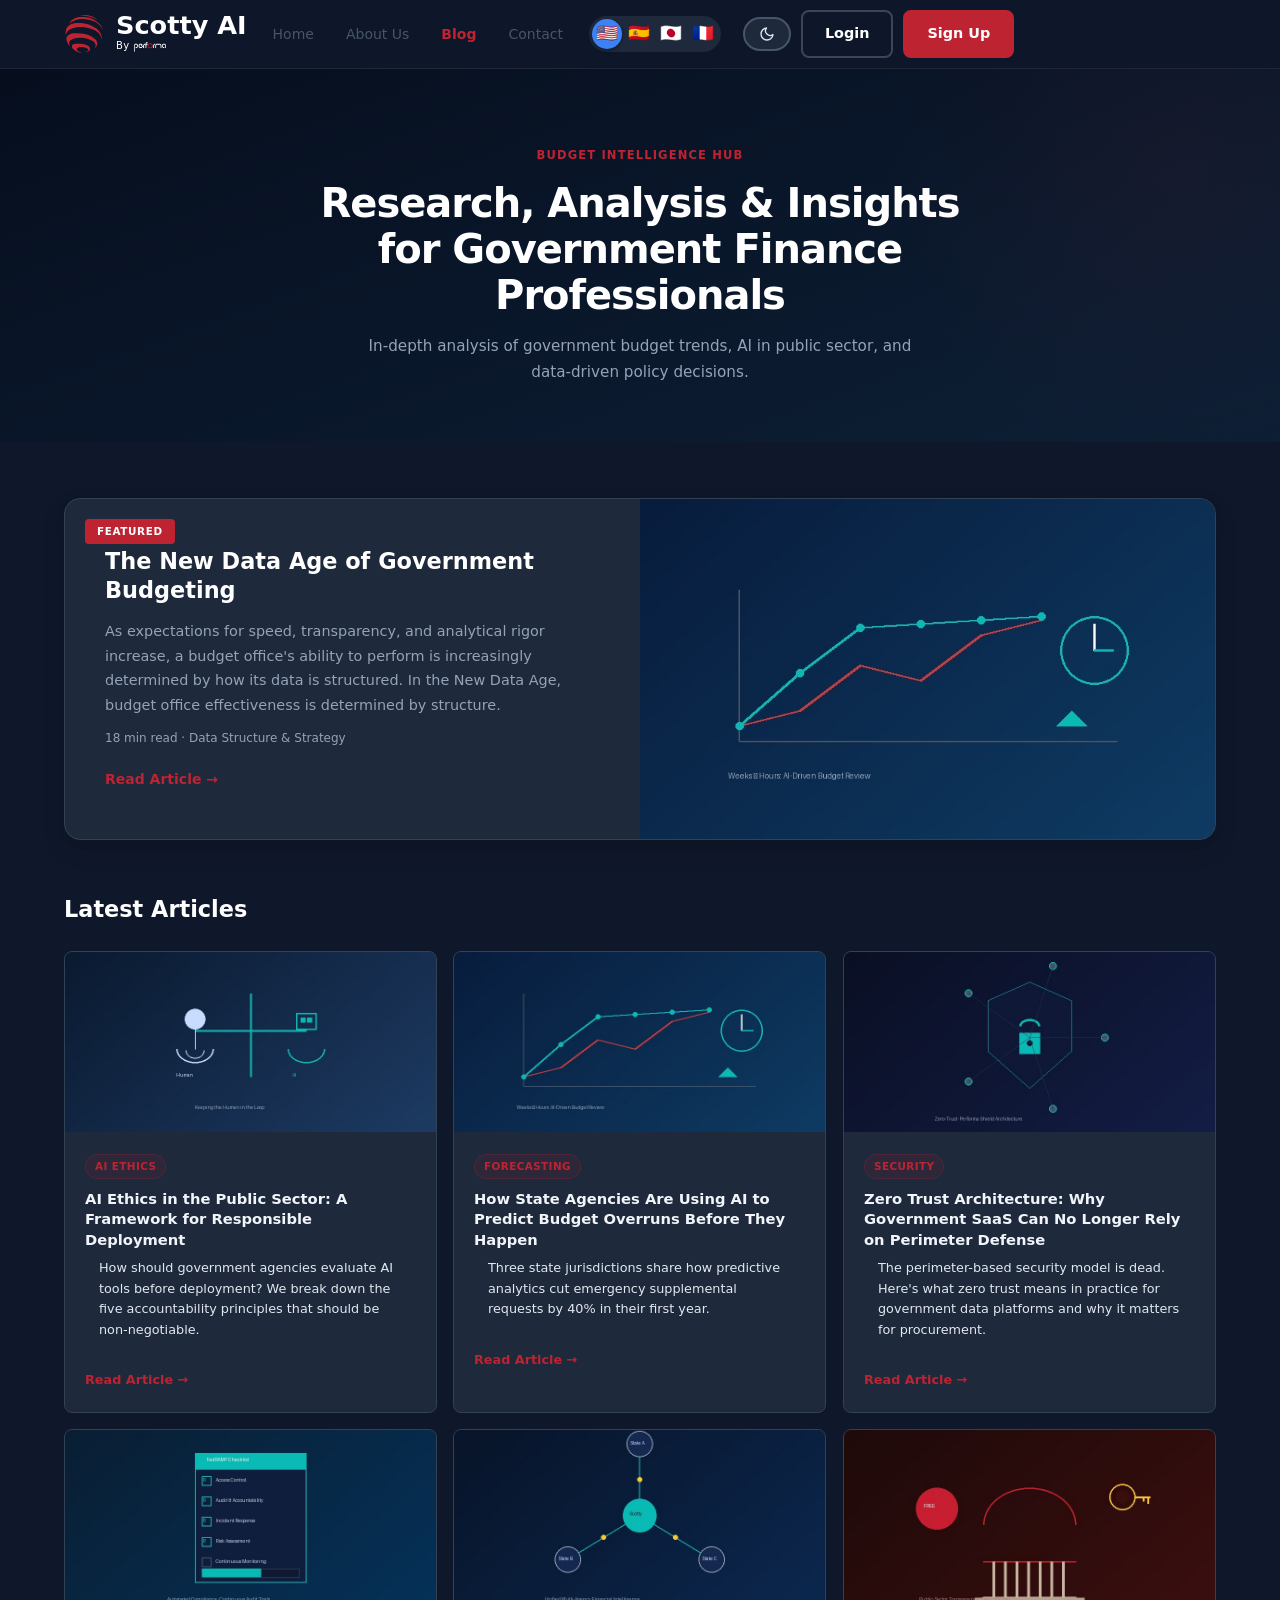
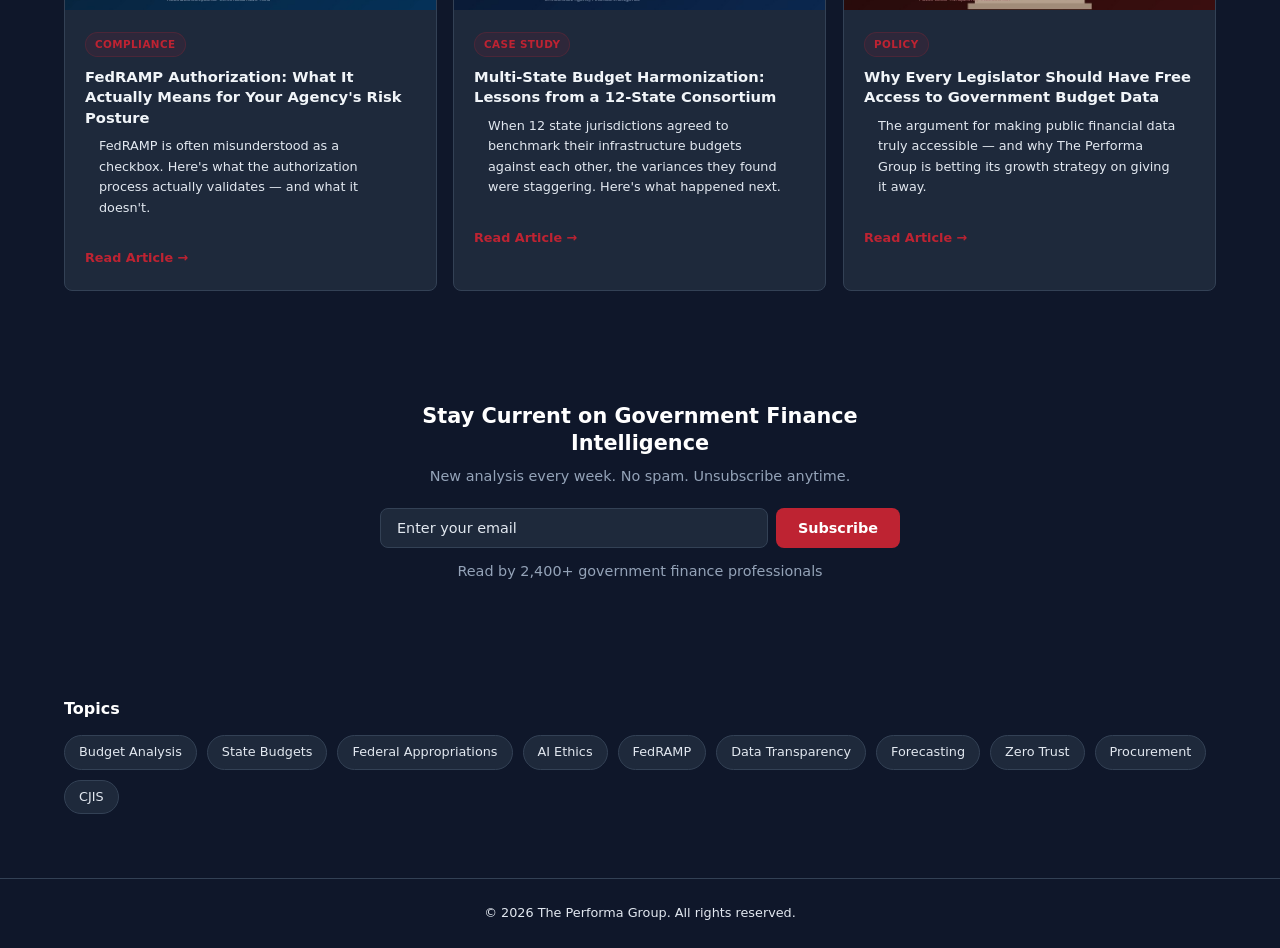
<file: index.html>
<!DOCTYPE html>
<html lang="en" data-theme="dark">
<head>
  <meta charset="UTF-8">
  <meta name="viewport" content="width=device-width, initial-scale=1.0">
  <title>Budget Intelligence Hub | Scotty AI</title>
  <link rel="stylesheet" href="../styles.css">
  <link rel="stylesheet" href="../scotty-v2.css">
  <link rel="stylesheet" href="../scroll-animations.css">
</head>
<body>
  <header class="site-header" id="site-header">
  <div class="header-inner">
    <div class="logo" style="display:flex; align-items:center; gap: 12px; text-decoration:none; color:inherit;">
      <a href="../index.html" style="display:flex; align-items:center; color:inherit; text-decoration:none;" aria-label="Scotty AI Home">
      <svg class="logo-icon" viewBox="0 0 512 512" width="40" height="40"><style>.st1{fill:#BE2332;}</style><g><defs><rect id="s1" x="101" y="376.5" width="234.1" height="120.7"/></defs><clipPath id="c1"><use xlink:href="#s1"/></clipPath><g clip-path="url(#c1)"><path class="st1" d="M319.6,475c-20.9,17.1-52.2,13.4-52.2,13.4c40.4-6.2,44.1-20.2,44.5-22.9c3.8-31.1-75.7-48.4-121.3-39.2c-8.9,1.8-16.4,4.5-21.9,8.4c-30.7,21.7,18.6,54.7,65.8,62.4c0,0-47.4-.6-99.1-37.2c-16.8-11.9-31.3-26.5-33.7-41.6c-3.7-22.8,22.5-35.9,58.4-40.1c45.7-5.3,107.1,3.8,142.9,26.2C341.6,428.6,342.5,456.4,319.6,475"/></g></g><path class="st1" d="M392.2,438.5c53.5-72.3-56.4-118.1-138.3-130c-44.8-6.5-85.3-4.7-117.2,3.1C74,326.8,43.9,365.1,77.1,409c0,0-41.8-31.9-43.8-88.6c-1.8-52.9,63.8-68.1,98.9-72.5c1.5-.2,2.9-.3,4.2-.5c106.1-11.4,222.1,27.5,270.9,81.8C458.7,386.3,393.6,436.9,392.2,438.5"/><path class="st1" d="M477.3,333.8c.9-16.1,2.4-46.1-26.3-79.7c-56.8-66.3-197.1-97.8-301.6-82.7c-69.1,10-122.5,40.5-125.8,94.8c0,0-13.8-82.1,42.3-120.5c28.5-19.5,68.9-29.6,113.5-31c91.6-2.9,200.7,30.5,260.2,92.2C503.6,273.5,477.3,333.8,477.3,333.8"/><path class="st1" d="M497.8,201.3C456.1,103.2,331.1,60.4,223.9,64c-64.6,2.2-122.7,21.2-152.1,55.1l.1-.1c0,0,17.6-44.9,90.2-70.5c27.4-9.7,60.8-13.2,96-10.7c61.3,4.4,127.9,27.5,177,69.5C494.6,158,497.8,201.3,497.8,201.3"/><path class="st1" d="M428,76.8C397.7,57.1,359.8,41.3,317.2,32c-12.9-2.8-25.7-4.9-38.2-6.3c-28.9-3.2-56.6-2.8-81.8.8c31.5-10.5,66.2-14.3,101.6-9.8c7,.9,14.1,2.1,21.1,3.6C362.6,29.5,399.5,49.7,428,76.8"/><path class="st1" d="M77.1,409c0,0-41.8-31.9-43.8-88.6c-1.8-52.9,63.8-68.1,98.9-72.5c-1.3,20.8,0,42.1,4.3,63.6C74,326.8,43.9,365.1,77.1,409"/><path class="st1" d="M23.5,266.2c0,0-13.8-82.1,42.3-120.5c28.5-19.5,68.9-29.6,113.5-31c-12,17.5-22.2,36.5-30,56.7C80.2,181.5,26.8,211.9,23.5,266.2"/><g><defs><rect id="s2" x="101" y="377.7" width="134.1" height="119.5"/></defs><clipPath id="c2"><use xlink:href="#s2"/></clipPath><g clip-path="url(#c2)"><path class="st1" d="M234.4,497.1c0,0-47.4-.6-99.1-37.2c-16.8-11.9-31.3-26.5-33.7-41.6c-3.7-22.8,22.5-35.9,58.4-40.1c8.2,16.1,18.3,32.2,30.5,48.1c-8.9,1.8-16.4,4.5-21.9,8.4C138,456.3,187.3,489.4,234.4,497.1"/></g></g><path class="st1" d="M258.1,37.8c-11.9,7.7-23.4,16.4-34.2,26.2c-64.6,2.2-122.7,21.2-152.1,55.1l.1-.1c0,0,17.6-44.9,90.2-70.5C189.6,38.8,223,35.3,258.1,37.8"/><path class="st1" d="M298.8,16.6c-6.7,2.7-13.3,5.7-19.8,9.1c-28.9-3.2-56.6-2.8-81.8.8C228.8,16,263.5,12.2,298.8,16.6"/></svg>
      </a>
      <div style="display:flex; flex-direction:column; align-items:flex-start; justify-content:center;">
        <a href="../index.html" style="color:inherit; text-decoration:none;"><span class="logo-text" style="line-height:0.85; font-size:1.6rem;">Scotty AI</span></a>
        <a href="https://theperformagroup.com/" target="_blank" style="font-size:10px;font-weight:500;color:#ffffff;letter-spacing:.04em;margin-top:-3px;display:inline-flex;align-items:center;text-decoration:none;"><span class="by-branding-text" style="transform:translateY(-1px); color:#ffffff;">By</span> <img src="../performa-logo.png" alt="Performa" class="performa-logo-header" style="height:10px; margin-left:4px; margin-right:0; filter:none;"></a>
      </div>
    <nav class="main-nav" id="main-nav">
      <a href="../index.html" class="nav-link">Home</a>
      <a href="../about.html" class="nav-link">About Us</a>
      <a href="index.html" class="nav-link" style="color:var(--red);font-weight:700;">Blog</a>
      <a href="../contact.html" class="nav-link">Contact</a>
    </nav>
    <div class="header-ctas">
            <div class="lang-switcher">
        <button class="lang-btn active" data-lang="en" aria-label="English">🇺🇸</button>
        <button class="lang-btn" data-lang="es" aria-label="Español">🇪🇸</button>
        <button class="lang-btn" data-lang="ja" aria-label="日本語">🇯🇵</button>
        <button class="lang-btn" data-lang="fr" aria-label="Français">🇫🇷</button>
      </div>
      <button class="theme-toggle" id="theme-toggle" aria-label="Toggle theme">
        <svg class="icon-sun" xmlns="http://www.w3.org/2000/svg" viewBox="0 0 24 24" fill="none" stroke="currentColor" stroke-width="2" stroke-linecap="round" stroke-linejoin="round"><circle cx="12" cy="12" r="5"/><line x1="12" y1="1" x2="12" y2="3"/><line x1="12" y1="21" x2="12" y2="23"/><line x1="4.22" y1="4.22" x2="5.64" y2="5.64"/><line x1="18.36" y1="18.36" x2="19.78" y2="19.78"/><line x1="1" y1="12" x2="3" y2="12"/><line x1="21" y1="12" x2="23" y2="12"/><line x1="4.22" y1="19.78" x2="5.64" y2="18.36"/><line x1="18.36" y1="5.64" x2="19.78" y2="4.22"/></svg>
        <svg class="icon-moon" xmlns="http://www.w3.org/2000/svg" viewBox="0 0 24 24" fill="none" stroke="currentColor" stroke-width="2" stroke-linecap="round" stroke-linejoin="round"><path d="M21 12.79A9 9 0 1 1 11.21 3 7 7 0 0 0 21 12.79z"/></svg>
      </button>
      <a href="#" class="btn btn-outline-light" data-i18n="nav-login">Login</a>
      <a href="../contact.html" class="btn btn-red" aria-label="Request a Trial" data-i18n="nav-try">Sign Up</a>
    </div>
    <button class="mobile-toggle" aria-label="Menu">
      <span></span><span></span><span></span>
    </button>
  </div>
</header>

  <main>
    <!-- Hero Section -->
    <section class="hero blog-hero">
      <div class="container">
        <div class="eyebrow">Budget Intelligence Hub</div>
        <h1>Research, Analysis & Insights for Government Finance Professionals</h1>
        <p class="hero-subtitle">In-depth analysis of government budget trends, AI in public sector, and data-driven policy decisions.</p>
      </div>
    </section>

    <!-- Featured Article Section -->
    <section class="featured-article-section">
      <div class="container">
        <div class="featured-article-card">
          <div class="featured-article-tag">FEATURED</div>
          <div class="featured-article-content">
            <div class="featured-article-text">
              <h2>The New Data Age of Government Budgeting</h2>
              <p class="featured-article-excerpt">As expectations for speed, transparency, and analytical rigor increase, a budget office's ability to perform is increasingly determined by how its data is structured. In the New Data Age, budget office effectiveness is determined by structure.</p>
              <div class="featured-article-meta">18 min read · Data Structure & Strategy</div>
              <a href="the-new-data-age.html" class="featured-article-link">Read Article →</a>
            </div>
            <div class="featured-article-image">
              <img src="../blog-img-dot.jpg" alt="The New Data Age of Government Budgeting" style="width:100%;height:100%;object-fit:cover;">
            </div>
          </div>
        </div>
      </div>
    </section>

    <!-- Article Grid Section -->
    <section class="blog-grid-section">
      <div class="container">
        <h2>Latest Articles</h2>
        <div class="blog-grid">
          <!-- Article 1 -->
          <article class="blog-card">
            <div class="blog-card-image">
              <img src="../blog-img-ethics.jpg" alt="AI Ethics in the Public Sector">
            </div>
            <div class="blog-card-content">
              <span class="blog-card-tag">AI Ethics</span>
              <h3><a href="ai-ethics-public-sector.html">AI Ethics in the Public Sector: A Framework for Responsible Deployment</a></h3>
              <p>How should government agencies evaluate AI tools before deployment? We break down the five accountability principles that should be non-negotiable.</p>
              <a href="ai-ethics-public-sector.html" class="blog-card-link">Read Article →</a>
            </div>
          </article>

          <!-- Article 2 -->
          <article class="blog-card">
            <div class="blog-card-image">
              <img src="../blog-img-dot.jpg" alt="State Agency Predictive Forecasting">
            </div>
            <div class="blog-card-content">
              <span class="blog-card-tag">Forecasting</span>
              <h3><a href="dot-agencies-predictive-forecasting.html">How State Agencies Are Using AI to Predict Budget Overruns Before They Happen</a></h3>
              <p>Three state jurisdictions share how predictive analytics cut emergency supplemental requests by 40% in their first year.</p>
              <a href="dot-agencies-predictive-forecasting.html" class="blog-card-link">Read Article →</a>
            </div>
          </article>

          <!-- Article 3 -->
          <article class="blog-card">
            <div class="blog-card-image">
              <img src="../blog-img-zerotrust.jpg" alt="Zero Trust Architecture">
            </div>
            <div class="blog-card-content">
              <span class="blog-card-tag">Security</span>
              <h3><a href="zero-trust-architecture-government-saas.html">Zero Trust Architecture: Why Government SaaS Can No Longer Rely on Perimeter Defense</a></h3>
              <p>The perimeter-based security model is dead. Here's what zero trust means in practice for government data platforms and why it matters for procurement.</p>
              <a href="zero-trust-architecture-government-saas.html" class="blog-card-link">Read Article →</a>
            </div>
          </article>

          <!-- Article 4 -->
          <article class="blog-card">
            <div class="blog-card-image">
              <img src="../blog-img-fedramp.jpg" alt="FedRAMP Compliance">
            </div>
            <div class="blog-card-content">
              <span class="blog-card-tag">Compliance</span>
              <h3><a href="fedramp-compliance-automation.html">FedRAMP Authorization: What It Actually Means for Your Agency's Risk Posture</a></h3>
              <p>FedRAMP is often misunderstood as a checkbox. Here's what the authorization process actually validates — and what it doesn't.</p>
              <a href="fedramp-compliance-automation.html" class="blog-card-link">Read Article →</a>
            </div>
          </article>

          <!-- Article 5 -->
          <article class="blog-card">
            <div class="blog-card-image">
              <img src="../blog-img-multistate.jpg" alt="Multi-State Budget Harmonization">
            </div>
            <div class="blog-card-content">
              <span class="blog-card-tag">Case Study</span>
              <h3><a href="multi-state-dot-budget-harmonization.html">Multi-State Budget Harmonization: Lessons from a 12-State Consortium</a></h3>
              <p>When 12 state jurisdictions agreed to benchmark their infrastructure budgets against each other, the variances they found were staggering. Here's what happened next.</p>
              <a href="multi-state-dot-budget-harmonization.html" class="blog-card-link">Read Article →</a>
            </div>
          </article>

          <!-- Article 6 -->
          <article class="blog-card">
            <div class="blog-card-image">
              <img src="../blog-img-legislators.jpg" alt="Free Access for Legislators">
            </div>
            <div class="blog-card-content">
              <span class="blog-card-tag">Policy</span>
              <h3><a href="legislators-free-access-budget-data.html">Why Every Legislator Should Have Free Access to Government Budget Data</a></h3>
              <p>The argument for making public financial data truly accessible — and why The Performa Group is betting its growth strategy on giving it away.</p>
              <a href="legislators-free-access-budget-data.html" class="blog-card-link">Read Article →</a>
            </div>
          </article>
        </div>
      </div>
    </section>

    <!-- Newsletter Signup Section -->
    <section class="newsletter-section">
      <div class="container">
        <div class="newsletter-content">
          <h3>Stay Current on Government Finance Intelligence</h3>
          <p>New analysis every week. No spam. Unsubscribe anytime.</p>
          <form class="newsletter-form">
            <input type="email" placeholder="Enter your email" required>
            <button type="submit" class="btn btn-primary">Subscribe</button>
          </form>
          <p class="newsletter-note">Read by 2,400+ government finance professionals</p>
        </div>
      </div>
    </section>

    <!-- Tags/Topics Cloud Section -->
    <section class="topics-section">
      <div class="container">
        <h3>Topics</h3>
        <div class="topics-cloud">
          <a href="#" class="topic-tag">Budget Analysis</a>
          <a href="#" class="topic-tag">State Budgets</a>
          <a href="#" class="topic-tag">Federal Appropriations</a>
          <a href="#" class="topic-tag">AI Ethics</a>
          <a href="#" class="topic-tag">FedRAMP</a>
          <a href="#" class="topic-tag">Data Transparency</a>
          <a href="#" class="topic-tag">Forecasting</a>
          <a href="#" class="topic-tag">Zero Trust</a>
          <a href="#" class="topic-tag">Procurement</a>
          <a href="#" class="topic-tag">CJIS</a>
        </div>
      </div>
    </section>
  </main>

  <footer class="main-footer">
    <div class="container">
      <p>&copy; 2026 The Performa Group. All rights reserved.</p>
    </div>
  </footer>

  <script src="../script.js"></script>
<script src="../lang.js"></script>
<script src="../scroll-animations.js"></script>
</body>
</html>
</file>
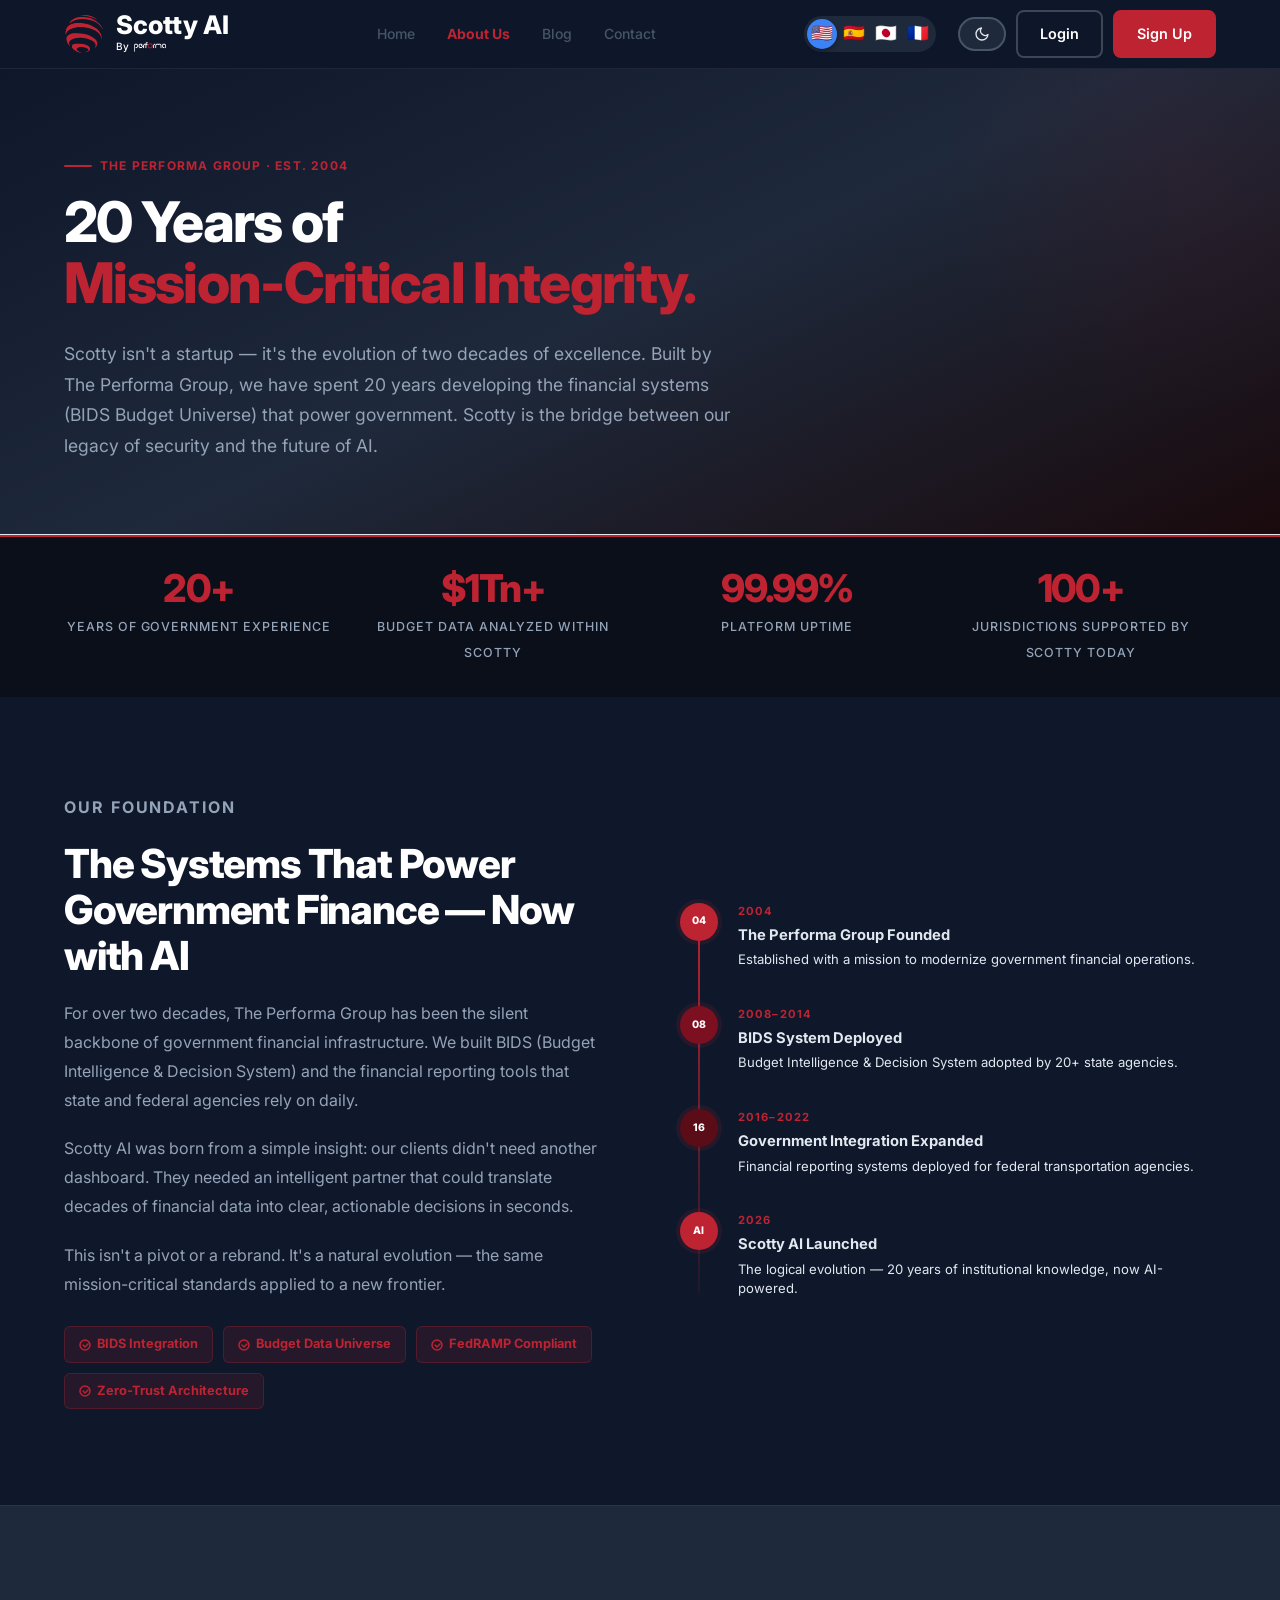
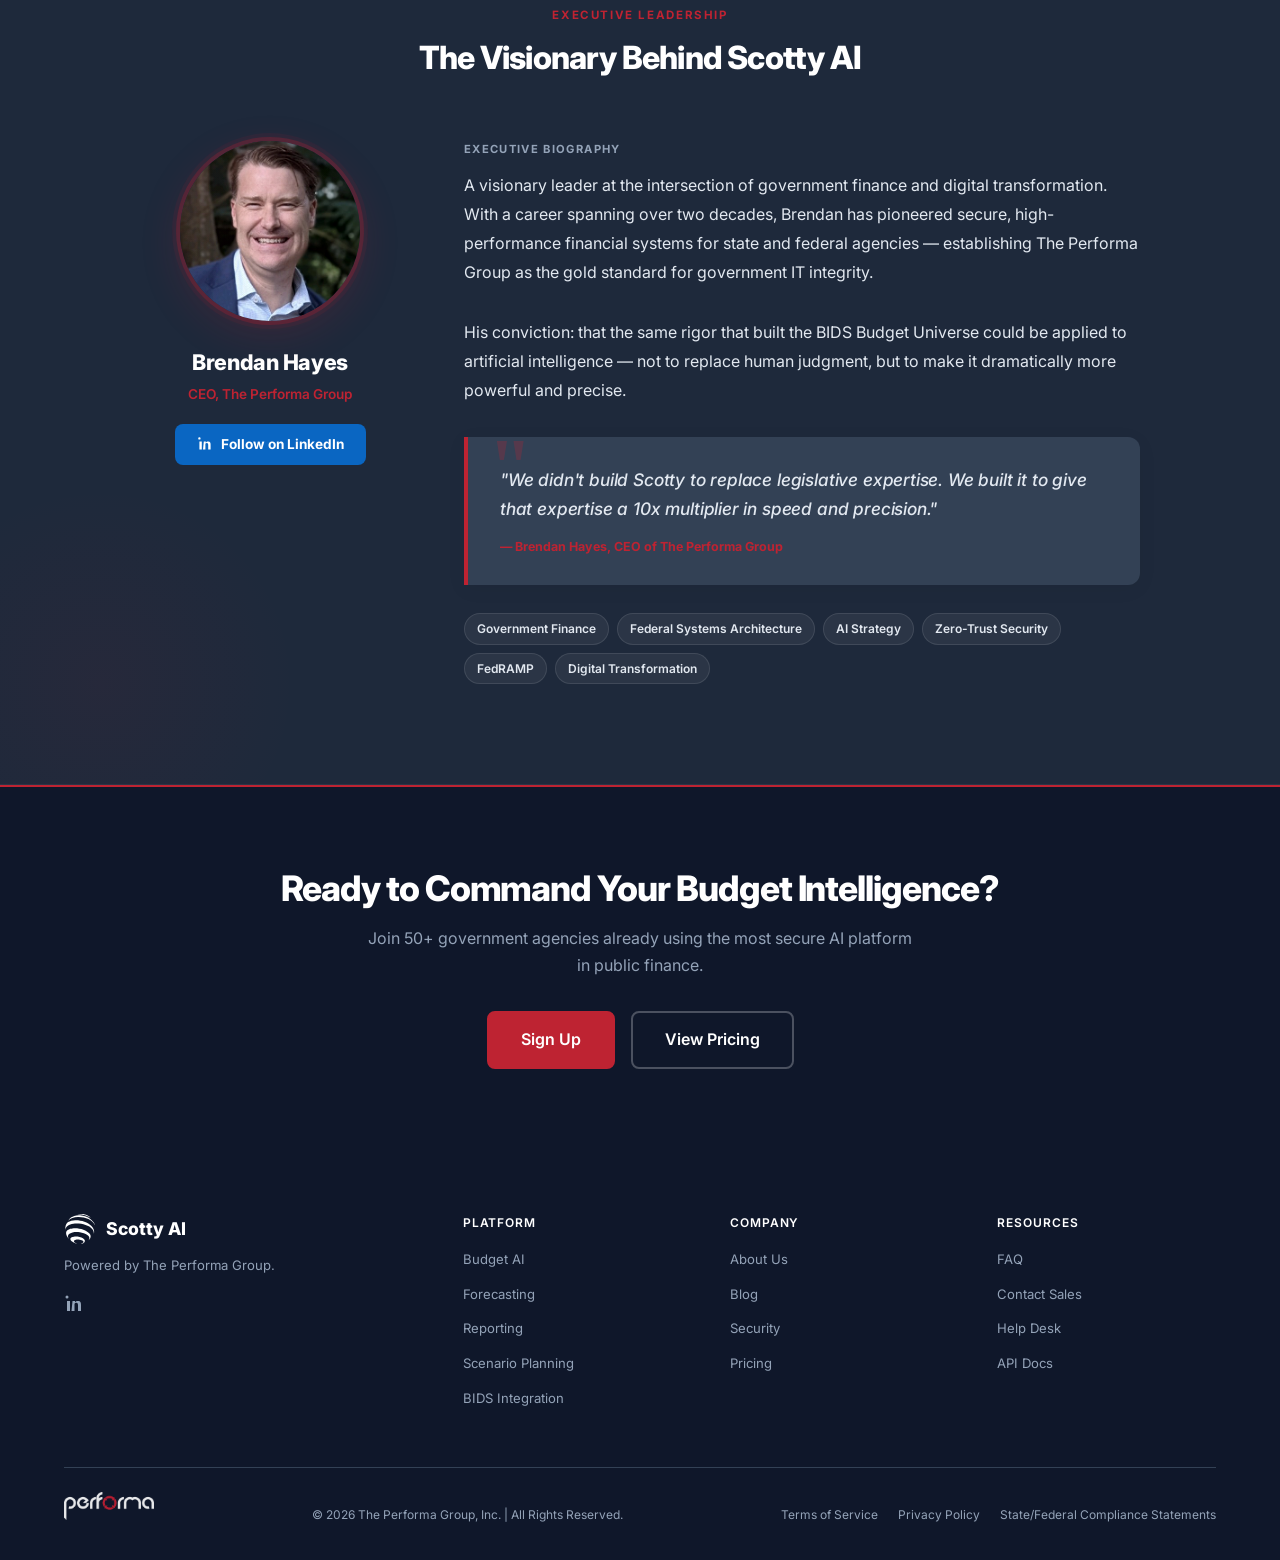
<file: about.html>
<!DOCTYPE html>
<html lang="en" data-theme="dark">
<head>
  <meta charset="UTF-8">
  <meta name="viewport" content="width=device-width, initial-scale=1.0">
  <title>About Us — Scotty AI | The Performa Group</title>
  <meta name="description" content="20 years of mission-critical financial systems for government. Scotty AI is built by The Performa Group — the trusted name behind BIDS and government budget infrastructure.">
  <link rel="preconnect" href="https://fonts.googleapis.com">
  <link href="https://fonts.googleapis.com/css2?family=Inter:wght@400;500;600;700;800&display=swap" rel="stylesheet">
  <link rel="stylesheet" href="styles.css">
  <link rel="stylesheet" href="scotty-v2.css">
  <link rel="stylesheet" href="scroll-animations.css">
  <style>
    /* ==============================
       ABOUT PAGE — SPECIFIC STYLES
    ============================== */

    /* Hero */
    .about-hero {
      padding: 80px 0 72px;
      background: linear-gradient(155deg, var(--slate-50) 0%, #ffffff 50%, #fff5f5 100%);
      position: relative;
      overflow: hidden;
      border-bottom: 1px solid var(--slate-200);
    }
    [data-theme="dark"] .about-hero {
      background: linear-gradient(155deg, var(--slate-900) 0%, var(--slate-800) 50%, #1a0a0d 100%);
    }
    .about-hero::before {
      content: '';
      position: absolute;
      top: -150px; right: -150px;
      width: 500px; height: 500px;
      border-radius: 50%;
      background: radial-gradient(circle, rgba(190,35,50,.07) 0%, transparent 70%);
      pointer-events: none;
    }
    .about-hero-eyebrow {
      display: inline-flex; align-items: center; gap: 8px;
      font-size: .75rem; font-weight: 700;
      color: var(--red);
      text-transform: uppercase; letter-spacing: .1em;
      margin-bottom: 16px;
    }
    .about-hero-eyebrow .eyebrow-line {
      width: 28px; height: 2px; background: var(--red); border-radius: 2px;
    }
    .about-hero h1 {
      font-size: clamp(2.2rem, 5vw, 3.5rem);
      font-weight: 800;
      line-height: 1.1;
      letter-spacing: -.03em;
      color: var(--slate-900);
      margin-bottom: 24px;
      max-width: 800px;
    }
    [data-theme="dark"] .about-hero h1 { color: var(--white); }
    .about-hero .lead {
      font-size: 1.1rem;
      color: var(--slate-600);
      max-width: 680px;
      line-height: 1.75;
    }
    [data-theme="dark"] .about-hero .lead { color: var(--slate-400); }

    /* Legacy Stats Bar */
    .legacy-bar {
      background: var(--slate-900);
      border-top: 2px solid var(--red);
      padding: 32px 0;
    }
    [data-theme="dark"] .legacy-bar {
      background: #0a0f1a;
      border-color: var(--red);
    }
    .legacy-stats {
      display: grid;
      grid-template-columns: repeat(4, 1fr);
      gap: 24px;
      text-align: center;
    }
    .legacy-stat-num {
      display: block;
      font-size: 2.4rem;
      font-weight: 800;
      color: var(--red);
      letter-spacing: -.04em;
      line-height: 1;
      margin-bottom: 6px;
    }
    .legacy-stat-label {
      font-size: .78rem;
      color: var(--slate-400);
      text-transform: uppercase;
      letter-spacing: .08em;
      font-weight: 500;
    }
    @media (max-width: 600px) {
      .legacy-stats { grid-template-columns: repeat(2, 1fr); }
    }

    /* Narrative section */
    .narrative-section {
      padding: 96px 0;
      background: var(--white);
    }
    [data-theme="dark"] .narrative-section { background: var(--slate-900); }
    .narrative-inner {
      display: grid;
      grid-template-columns: 1fr 1fr;
      gap: 80px;
      align-items: center;
    }
    @media (max-width: 800px) {
      .narrative-inner { grid-template-columns: 1fr; gap: 40px; }
    }
    .narrative-eyebrow {
      font-size: .72rem; font-weight: 700;
      color: var(--red);
      text-transform: uppercase; letter-spacing: .12em;
      margin-bottom: 12px;
    }
    .narrative-inner h2 {
      font-size: clamp(1.8rem, 3.5vw, 2.5rem);
      font-weight: 800;
      color: var(--slate-900);
      letter-spacing: -.03em;
      line-height: 1.15;
      margin-bottom: 20px;
    }
    [data-theme="dark"] .narrative-inner h2 { color: var(--white); }
    .narrative-inner p {
      font-size: 1rem;
      line-height: 1.8;
      color: var(--slate-600);
      margin-bottom: 20px;
    }
    [data-theme="dark"] .narrative-inner p { color: var(--slate-400); }

    /* Systems badges */
    .systems-list {
      display: flex; flex-wrap: wrap; gap: 10px; margin-top: 28px;
    }
    .system-badge {
      display: inline-flex; align-items: center; gap: 6px;
      padding: 7px 14px;
      background: rgba(190,35,50,.07);
      border: 1px solid rgba(190,35,50,.2);
      border-radius: 6px;
      font-size: .8rem; font-weight: 700;
      color: var(--red);
    }
    [data-theme="dark"] .system-badge {
      background: rgba(190,35,50,.12);
      border-color: rgba(190,35,50,.3);
    }
    .system-badge svg { flex-shrink:0; }

    /* Narrative visual pillar */
    .narrative-visual {
      position: relative;
    }
    .timeline {
      display: flex;
      flex-direction: column;
      gap: 0;
      position: relative;
    }
    .timeline::before {
      content: '';
      position: absolute;
      left: 18px; top: 24px; bottom: 24px;
      width: 2px;
      background: linear-gradient(to bottom, var(--red), rgba(190,35,50,.1));
    }
    .timeline-item {
      display: flex; gap: 20px; align-items: flex-start;
      padding: 18px 0;
    }
    .timeline-dot {
      width: 38px; height: 38px;
      border-radius: 50%;
      background: var(--red);
      display: flex; align-items: center; justify-content: center;
      flex-shrink: 0;
      color: white; font-size: .65rem; font-weight: 800;
      letter-spacing: .04em;
      position: relative; z-index: 1;
      box-shadow: 0 0 0 4px rgba(190,35,50,.12);
    }
    .timeline-content { display: flex; flex-direction: column; }
    .timeline-year {
      font-size: .7rem; font-weight: 700;
      color: var(--red);
      text-transform: uppercase; letter-spacing: .1em;
      margin-bottom: 3px;
    }
    .timeline-title {
      font-size: .92rem; font-weight: 700;
      color: var(--slate-800);
      margin-bottom: 3px;
    }
    [data-theme="dark"] .timeline-title { color: var(--slate-200); }
    .timeline-desc {
      font-size: .82rem; color: var(--slate-500); line-height: 1.5;
    }

    /* ======= EXECUTIVE PROFILE ======= */
    .exec-section {
      padding: 100px 0;
      background: var(--slate-50);
      border-top: 1px solid var(--slate-200);
      border-bottom: 1px solid var(--slate-200);
      position: relative;
      overflow: hidden;
    }
    [data-theme="dark"] .exec-section {
      background: var(--slate-800);
      border-color: rgba(255,255,255,.06);
    }
    .exec-section::before {
      content: '';
      position: absolute; bottom: -100px; left: -100px;
      width: 400px; height: 400px; border-radius: 50%;
      background: radial-gradient(circle, rgba(190,35,50,.05) 0%, transparent 70%);
      pointer-events: none;
    }
    .exec-section-label {
      text-align: center;
      font-size: .72rem; font-weight: 700;
      color: var(--red);
      text-transform: uppercase; letter-spacing: .14em;
      margin-bottom: 14px;
    }
    .exec-section h2 {
      text-align: center;
      font-size: clamp(1.5rem, 3vw, 2rem);
      font-weight: 800;
      color: var(--slate-900);
      letter-spacing: -.025em;
      margin-bottom: 64px;
    }
    [data-theme="dark"] .exec-section h2 { color: var(--white); }

    .exec-grid {
      display: grid;
      grid-template-columns: 260px 1fr;
      gap: 64px;
      align-items: start;
      max-width: 1000px;
      margin: 0 auto;
    }
    @media (max-width: 900px) {
      .exec-grid {
        grid-template-columns: 1fr;
        gap: 40px;
        max-width: 560px;
      }
    }

    /* Left — photo + identity */
    .exec-left { text-align: center; }
    .exec-photo-frame {
      width: 180px; height: 180px;
      margin: 0 auto 24px;
      border-radius: 50%;
      overflow: hidden;
      position: relative;
      box-shadow: 0 12px 40px rgba(190,35,50,.18), 0 0 0 4px rgba(190,35,50,.25), 0 0 0 8px rgba(190,35,50,.08);
      transition: transform 0.3s ease, box-shadow 0.3s ease;
    }
    .exec-photo-frame:hover {
      transform: scale(1.04);
      box-shadow: 0 16px 50px rgba(190,35,50,.25), 0 0 0 4px rgba(190,35,50,.35), 0 0 0 8px rgba(190,35,50,.12);
    }
    .exec-photo-frame img {
      width: 100%; height: 100%;
      object-fit: cover; object-position: top center;
      display: block;
      filter: grayscale(15%) contrast(1.05);
      transition: filter 0.3s ease;
    }
    .exec-photo-frame:hover img {
      filter: grayscale(0%) contrast(1.08);
    }
    .exec-photo-frame::after {
      content: '';
      position: absolute; inset: 0;
      border-radius: 50%;
      background: linear-gradient(135deg, rgba(190,35,50,.08) 0%, transparent 60%);
      pointer-events: none;
    }
    @media (max-width: 900px) {
      .exec-photo-frame { width: 150px; height: 150px; }
    }
    .exec-name {
      font-size: 1.35rem; font-weight: 800;
      color: var(--slate-900);
      letter-spacing: -.02em; margin-bottom: 4px;
    }
    [data-theme="dark"] .exec-name { color: var(--white); }
    .exec-title {
      font-size: .85rem; font-weight: 600;
      color: var(--red);
      margin-bottom: 18px;
    }
    .exec-linkedin {
      display: inline-flex; align-items: center; gap: 8px;
      padding: 10px 22px;
      background: #0A66C2;
      color: white;
      border-radius: 8px;
      font-size: .85rem; font-weight: 700;
      transition: all .2s;
      text-decoration: none;
    }
    .exec-linkedin:hover {
      background: #0851a0;
      transform: translateY(-2px);
      box-shadow: 0 8px 20px rgba(10,102,194,.3);
    }
    .exec-linkedin svg { flex-shrink: 0; }

    /* Right — bio + quote */
    .exec-bio-label {
      font-size: .7rem; font-weight: 700;
      color: var(--slate-400);
      text-transform: uppercase; letter-spacing: .12em;
      margin-bottom: 12px;
    }
    .exec-bio {
      font-size: 1rem; line-height: 1.8;
      color: var(--slate-700);
      margin-bottom: 32px;
    }
    [data-theme="dark"] .exec-bio { color: var(--slate-300); }

    .exec-quote {
      position: relative;
      background: var(--white);
      border-left: 4px solid var(--red);
      border-radius: 0 12px 12px 0;
      padding: 28px 28px 28px 32px;
      margin-bottom: 28px;
      box-shadow: 0 4px 20px rgba(0,0,0,.05);
    }
    [data-theme="dark"] .exec-quote {
      background: var(--slate-700);
    }
    .exec-quote::before {
      content: '"';
      position: absolute;
      top: -10px; left: 20px;
      font-size: 5rem; font-weight: 900;
      color: var(--red);
      line-height: 1;
      font-family: Georgia, serif;
      opacity: .25;
    }
    .exec-quote blockquote {
      font-size: 1.08rem;
      font-style: italic;
      font-weight: 500;
      color: var(--slate-800);
      line-height: 1.7;
      letter-spacing: -.01em;
    }
    [data-theme="dark"] .exec-quote blockquote { color: var(--slate-200); }
    .exec-quote cite {
      display: block; margin-top: 14px;
      font-size: .78rem; font-weight: 700; font-style: normal;
      color: var(--red);
    }

    /* Skills/credentials tag row */
    .exec-creds {
      display: flex; flex-wrap: wrap; gap: 8px;
    }
    .exec-cred {
      padding: 5px 12px;
      background: var(--slate-100);
      border: 1px solid var(--slate-200);
      border-radius: 20px;
      font-size: .75rem; font-weight: 600;
      color: var(--slate-700);
    }
    [data-theme="dark"] .exec-cred {
      background: rgba(255,255,255,.06);
      border-color: rgba(255,255,255,.1);
      color: var(--slate-300);
    }

    /* Mission CTA */
    .mission-cta {
      padding: 80px 0;
      background: var(--slate-900);
      border-top: 2px solid var(--red);
      text-align: center;
    }
    .mission-cta h2 {
      font-size: clamp(1.6rem, 3.5vw, 2.2rem);
      font-weight: 800;
      color: var(--white);
      letter-spacing: -.03em;
      margin-bottom: 16px;
    }
    .mission-cta p {
      font-size: 1rem; color: var(--slate-400);
      max-width: 560px; margin: 0 auto 32px; line-height: 1.7;
    }
    .btn-red {
      background: var(--red);
      color: var(--white);
      border-color: var(--red);
    }
    .btn-red:hover {
      background: #a00e20;
      border-color: #a00e20;
      box-shadow: 0 6px 18px rgba(190,35,50,.35);
    }
  </style>
</head>
<body>

<!-- ============ SITE HEADER ============ -->
<header class="site-header" id="site-header">
  <div class="header-inner">
    <div class="logo" style="display:flex; align-items:center; gap: 12px; text-decoration:none; color:inherit;">
      <a href="index.html" style="display:flex; align-items:center; color:inherit; text-decoration:none;" aria-label="Scotty AI Home">
      <svg class="logo-icon" viewBox="0 0 512 512" width="40" height="40"><style>.st1{fill:#BE2332;}</style><g><defs><rect id="s1" x="101" y="376.5" width="234.1" height="120.7"/></defs><clipPath id="c1"><use xlink:href="#s1"/></clipPath><g clip-path="url(#c1)"><path class="st1" d="M319.6,475c-20.9,17.1-52.2,13.4-52.2,13.4c40.4-6.2,44.1-20.2,44.5-22.9c3.8-31.1-75.7-48.4-121.3-39.2c-8.9,1.8-16.4,4.5-21.9,8.4c-30.7,21.7,18.6,54.7,65.8,62.4c0,0-47.4-.6-99.1-37.2c-16.8-11.9-31.3-26.5-33.7-41.6c-3.7-22.8,22.5-35.9,58.4-40.1c45.7-5.3,107.1,3.8,142.9,26.2C341.6,428.6,342.5,456.4,319.6,475"/></g></g><path class="st1" d="M392.2,438.5c53.5-72.3-56.4-118.1-138.3-130c-44.8-6.5-85.3-4.7-117.2,3.1C74,326.8,43.9,365.1,77.1,409c0,0-41.8-31.9-43.8-88.6c-1.8-52.9,63.8-68.1,98.9-72.5c1.5-.2,2.9-.3,4.2-.5c106.1-11.4,222.1,27.5,270.9,81.8C458.7,386.3,393.6,436.9,392.2,438.5"/><path class="st1" d="M477.3,333.8c.9-16.1,2.4-46.1-26.3-79.7c-56.8-66.3-197.1-97.8-301.6-82.7c-69.1,10-122.5,40.5-125.8,94.8c0,0-13.8-82.1,42.3-120.5c28.5-19.5,68.9-29.6,113.5-31c91.6-2.9,200.7,30.5,260.2,92.2C503.6,273.5,477.3,333.8,477.3,333.8"/><path class="st1" d="M497.8,201.3C456.1,103.2,331.1,60.4,223.9,64c-64.6,2.2-122.7,21.2-152.1,55.1l.1-.1c0,0,17.6-44.9,90.2-70.5c27.4-9.7,60.8-13.2,96-10.7c61.3,4.4,127.9,27.5,177,69.5C494.6,158,497.8,201.3,497.8,201.3"/><path class="st1" d="M428,76.8C397.7,57.1,359.8,41.3,317.2,32c-12.9-2.8-25.7-4.9-38.2-6.3c-28.9-3.2-56.6-2.8-81.8.8c31.5-10.5,66.2-14.3,101.6-9.8c7,.9,14.1,2.1,21.1,3.6C362.6,29.5,399.5,49.7,428,76.8"/><path class="st1" d="M77.1,409c0,0-41.8-31.9-43.8-88.6c-1.8-52.9,63.8-68.1,98.9-72.5c-1.3,20.8,0,42.1,4.3,63.6C74,326.8,43.9,365.1,77.1,409"/><path class="st1" d="M23.5,266.2c0,0-13.8-82.1,42.3-120.5c28.5-19.5,68.9-29.6,113.5-31c-12,17.5-22.2,36.5-30,56.7C80.2,181.5,26.8,211.9,23.5,266.2"/><g><defs><rect id="s2" x="101" y="377.7" width="134.1" height="119.5"/></defs><clipPath id="c2"><use xlink:href="#s2"/></clipPath><g clip-path="url(#c2)"><path class="st1" d="M234.4,497.1c0,0-47.4-.6-99.1-37.2c-16.8-11.9-31.3-26.5-33.7-41.6c-3.7-22.8,22.5-35.9,58.4-40.1c8.2,16.1,18.3,32.2,30.5,48.1c-8.9,1.8-16.4,4.5-21.9,8.4C138,456.3,187.3,489.4,234.4,497.1"/></g></g><path class="st1" d="M258.1,37.8c-11.9,7.7-23.4,16.4-34.2,26.2c-64.6,2.2-122.7,21.2-152.1,55.1l.1-.1c0,0,17.6-44.9,90.2-70.5C189.6,38.8,223,35.3,258.1,37.8"/><path class="st1" d="M298.8,16.6c-6.7,2.7-13.3,5.7-19.8,9.1c-28.9-3.2-56.6-2.8-81.8.8C228.8,16,263.5,12.2,298.8,16.6"/></svg>
      </a>
      <div style="display:flex; flex-direction:column; align-items:flex-start; justify-content:center;">
        <a href="index.html" style="color:inherit; text-decoration:none;"><span class="logo-text" style="line-height:0.85; font-size:1.6rem;">Scotty AI</span></a>
        <a href="https://theperformagroup.com/" target="_blank" style="font-size:10px;font-weight:500;color:#ffffff;letter-spacing:.04em;margin-top:-3px;display:inline-flex;align-items:center;text-decoration:none;"><span class="by-branding-text" style="transform:translateY(-1px); color:#ffffff;">By</span> <img src="performa-logo.png" alt="Performa" class="performa-logo-header" style="height:10px; margin-left:4px; margin-right:0; filter:none;"></a>
      </div>
    </div>
    <nav class="main-nav" id="main-nav">
      <a href="index.html" class="nav-link">Home</a>
      <a href="about.html" class="nav-link" style="color:var(--red);font-weight:700;">About Us</a>
      <a href="blog/index.html" class="nav-link">Blog</a>
      <a href="contact.html" class="nav-link">Contact</a>
    </nav>
    <div class="header-ctas">
            <div class="lang-switcher">
        <button class="lang-btn active" data-lang="en" aria-label="English">🇺🇸</button>
        <button class="lang-btn" data-lang="es" aria-label="Español">🇪🇸</button>
        <button class="lang-btn" data-lang="ja" aria-label="日本語">🇯🇵</button>
        <button class="lang-btn" data-lang="fr" aria-label="Français">🇫🇷</button>
      </div>
      <button class="theme-toggle" id="theme-toggle" aria-label="Toggle theme">
        <svg class="icon-sun" xmlns="http://www.w3.org/2000/svg" viewBox="0 0 24 24" fill="none" stroke="currentColor" stroke-width="2" stroke-linecap="round" stroke-linejoin="round"><circle cx="12" cy="12" r="5"/><line x1="12" y1="1" x2="12" y2="3"/><line x1="12" y1="21" x2="12" y2="23"/><line x1="4.22" y1="4.22" x2="5.64" y2="5.64"/><line x1="18.36" y1="18.36" x2="19.78" y2="19.78"/><line x1="1" y1="12" x2="3" y2="12"/><line x1="21" y1="12" x2="23" y2="12"/><line x1="4.22" y1="19.78" x2="5.64" y2="18.36"/><line x1="18.36" y1="5.64" x2="19.78" y2="4.22"/></svg>
        <svg class="icon-moon" xmlns="http://www.w3.org/2000/svg" viewBox="0 0 24 24" fill="none" stroke="currentColor" stroke-width="2" stroke-linecap="round" stroke-linejoin="round"><path d="M21 12.79A9 9 0 1 1 11.21 3 7 7 0 0 0 21 12.79z"/></svg>
      </button>
      <a href="#" class="btn btn-outline-light" data-i18n="nav-login">Login</a>
      <a href="contact.html" class="btn btn-red" aria-label="Request a Trial" data-i18n="nav-try">Sign Up</a>
    </div>
    <button class="mobile-toggle" aria-label="Menu">
      <span></span><span></span><span></span>
    </button>
  </div>
</header>

<!-- ============ HERO ============ -->
<section class="about-hero">
  <div class="container">
    <div class="about-hero-eyebrow">
      <span class="eyebrow-line"></span>
      The Performa Group · Est. 2004
    </div>
    <h1>20 Years of<br><span class="text-red">Mission-Critical Integrity.</span></h1>
    <p class="lead">Scotty isn't a startup — it's the evolution of two decades of excellence. Built by The Performa Group, we have spent 20 years developing the financial systems (BIDS Budget Universe) that power government. Scotty is the bridge between our legacy of security and the future of AI.</p>
  </div>
</section>

<!-- ============ LEGACY STATS ============ -->
<div class="legacy-bar">
  <div class="container">
    <div class="legacy-stats">
      <div class="legacy-stat sa-reveal">
        <span class="legacy-stat-num">20+</span>
        <span class="legacy-stat-label">Years of Government Experience</span>
      </div>
      <div class="legacy-stat sa-reveal">
        <span class="legacy-stat-num">$1Tn+</span>
        <span class="legacy-stat-label">Budget Data Analyzed Within Scotty</span>
      </div>
      <div class="legacy-stat sa-reveal">
        <span class="legacy-stat-num">99.99%</span>
        <span class="legacy-stat-label">Platform Uptime</span>
      </div>
      <div class="legacy-stat sa-reveal">
        <span class="legacy-stat-num">100+</span>
        <span class="legacy-stat-label">Jurisdictions Supported by Scotty Today</span>
      </div>
    </div>
  </div>
</div>

<!-- ============ NARRATIVE SECTION ============ -->
<section class="narrative-section">
  <div class="container">
    <div class="narrative-inner">
      <!-- Left: Text -->
      <div class="sa-reveal">
        <p class="narrative-eyebrow">Our Foundation</p>
        <h2>The Systems That Power Government Finance — Now with AI</h2>
        <p>For over two decades, The Performa Group has been the silent backbone of government financial infrastructure. We built BIDS (Budget Intelligence & Decision System) and the financial reporting tools that state and federal agencies rely on daily.</p>
        <p>Scotty AI was born from a simple insight: our clients didn't need another dashboard. They needed an intelligent partner that could translate decades of financial data into clear, actionable decisions in seconds.</p>
        <p>This isn't a pivot or a rebrand. It's a natural evolution — the same mission-critical standards applied to a new frontier.</p>
        <div class="systems-list">
          <span class="system-badge">
            <svg width="12" height="12" viewBox="0 0 12 12" fill="none"><circle cx="6" cy="6" r="5" stroke="currentColor" stroke-width="1.5"/><path d="M4 6l2 2 3-3" stroke="currentColor" stroke-width="1.4" stroke-linecap="round" stroke-linejoin="round"/></svg>
            BIDS Integration
          </span>
          <span class="system-badge">
            <svg width="12" height="12" viewBox="0 0 12 12" fill="none"><circle cx="6" cy="6" r="5" stroke="currentColor" stroke-width="1.5"/><path d="M4 6l2 2 3-3" stroke="currentColor" stroke-width="1.4" stroke-linecap="round" stroke-linejoin="round"/></svg>
            Budget Data Universe
          </span>
          <span class="system-badge">
            <svg width="12" height="12" viewBox="0 0 12 12" fill="none"><circle cx="6" cy="6" r="5" stroke="currentColor" stroke-width="1.5"/><path d="M4 6l2 2 3-3" stroke="currentColor" stroke-width="1.4" stroke-linecap="round" stroke-linejoin="round"/></svg>
            FedRAMP Compliant
          </span>
          <span class="system-badge">
            <svg width="12" height="12" viewBox="0 0 12 12" fill="none"><circle cx="6" cy="6" r="5" stroke="currentColor" stroke-width="1.5"/><path d="M4 6l2 2 3-3" stroke="currentColor" stroke-width="1.4" stroke-linecap="round" stroke-linejoin="round"/></svg>
            Zero-Trust Architecture
          </span>
        </div>
      </div>

      <!-- Right: Timeline -->
      <div class="sa-reveal">
        <div class="timeline">
          <div class="timeline-item">
            <div class="timeline-dot">04</div>
            <div class="timeline-content">
              <div class="timeline-year">2004</div>
              <div class="timeline-title">The Performa Group Founded</div>
              <div class="timeline-desc">Established with a mission to modernize government financial operations.</div>
            </div>
          </div>
          <div class="timeline-item">
            <div class="timeline-dot" style="background:#7c1020;">08</div>
            <div class="timeline-content">
              <div class="timeline-year">2008–2014</div>
              <div class="timeline-title">BIDS System Deployed</div>
              <div class="timeline-desc">Budget Intelligence & Decision System adopted by 20+ state agencies.</div>
            </div>
          </div>
          <div class="timeline-item">
            <div class="timeline-dot" style="background:#5a0c17;">16</div>
            <div class="timeline-content">
              <div class="timeline-year">2016–2022</div>
              <div class="timeline-title">Government Integration Expanded</div>
              <div class="timeline-desc">Financial reporting systems deployed for federal transportation agencies.</div>
            </div>
          </div>
          <div class="timeline-item">
            <div class="timeline-dot">AI</div>
            <div class="timeline-content">
              <div class="timeline-year">2026</div>
              <div class="timeline-title">Scotty AI Launched</div>
              <div class="timeline-desc">The logical evolution — 20 years of institutional knowledge, now AI-powered.</div>
            </div>
          </div>
        </div>
      </div>
    </div>
  </div>
</section>

<!-- ============ EXECUTIVE PROFILE ============ -->
<section class="exec-section">
  <div class="container">
    <p class="exec-section-label">Executive Leadership</p>
    <h2>The Visionary Behind Scotty AI</h2>

    <div class="exec-grid">
      <!-- Left: Photo + Identity -->
      <div class="exec-left sa-reveal">
        <div class="exec-photo-frame">
          <img src="brendan-hayes.jpg" alt="Brendan Hayes, CEO of The Performa Group" loading="lazy">
        </div>
        <div class="exec-name">Brendan Hayes</div>
        <div class="exec-title">CEO, The Performa Group</div>
        <a href="https://www.linkedin.com/in/brendan-hayes-ajiliti/" target="_blank" rel="noopener noreferrer" class="exec-linkedin">
          <svg width="16" height="16" viewBox="0 0 20 20" fill="white"><path d="M4.5 3A1.5 1.5 0 103 4.5 1.5 1.5 0 004.5 3zM3 7h3v10H3zm5.5 0H11v1.4C11.5 7.5 12.8 7 14 7c2.7 0 3 1.8 3 4v6h-3v-5.3c0-1.3 0-2.9-1.8-2.9S10.5 10 10.5 11.3V17h-3z"/></svg>
          Follow on LinkedIn
        </a>
      </div>

      <!-- Right: Bio + Quote -->
      <div class="exec-right sa-reveal">
        <p class="exec-bio-label">Executive Biography</p>
        <p class="exec-bio">A visionary leader at the intersection of government finance and digital transformation. With a career spanning over two decades, Brendan has pioneered secure, high-performance financial systems for state and federal agencies — establishing The Performa Group as the gold standard for government IT integrity.</p>
        <p class="exec-bio">His conviction: that the same rigor that built the BIDS Budget Universe could be applied to artificial intelligence — not to replace human judgment, but to make it dramatically more powerful and precise.</p>

        <div class="exec-quote">
          <blockquote>
            "We didn't build Scotty to replace legislative expertise. We built it to give that expertise a 10x multiplier in speed and precision."
          </blockquote>
          <cite>— Brendan Hayes, CEO of The Performa Group</cite>
        </div>

        <div class="exec-creds">
          <span class="exec-cred">Government Finance</span>
          <span class="exec-cred">Federal Systems Architecture</span>
          <span class="exec-cred">AI Strategy</span>
          <span class="exec-cred">Zero-Trust Security</span>
          <span class="exec-cred">FedRAMP</span>
          <span class="exec-cred">Digital Transformation</span>
        </div>
      </div>
    </div>
  </div>
</section>

<!-- ============ MISSION CTA ============ -->
<section class="mission-cta">
  <div class="container">
    <h2>Ready to Command Your Budget Intelligence?</h2>
    <p>Join 50+ government agencies already using the most secure AI platform in public finance.</p>
    <div style="display:flex;gap:16px;justify-content:center;flex-wrap:wrap;">
      <a href="#" class="btn btn-red btn-lg">Sign Up</a>
      <a href="index.html#pricing" class="btn btn-outline-light btn-lg" style="border-color:rgba(255,255,255,.25);color:white;">View Pricing</a>
    </div>
  </div>
</section>

<!-- ============ SITE FOOTER ============ -->
<footer class="site-footer">
  <div class="container">
    <div class="footer-grid">
      <div class="footer-brand">
        <div class="footer-logo">
          <svg class="logo-icon" viewBox="0 0 512 512" width="32" height="32"><style>.fst1{fill:#fff;}</style><path class="fst1" d="M319.6,475c-20.9,17.1-52.2,13.4-52.2,13.4c40.4-6.2,44.1-20.2,44.5-22.9c3.8-31.1-75.7-48.4-121.3-39.2c-8.9,1.8-16.4,4.5-21.9,8.4c-30.7,21.7,18.6,54.7,65.8,62.4c0,0-47.4-.6-99.1-37.2c-16.8-11.9-31.3-26.5-33.7-41.6c-3.7-22.8,22.5-35.9,58.4-40.1c45.7-5.3,107.1,3.8,142.9,26.2C341.6,428.6,342.5,456.4,319.6,475"/><path class="fst1" d="M392.2,438.5c53.5-72.3-56.4-118.1-138.3-130c-44.8-6.5-85.3-4.7-117.2,3.1C74,326.8,43.9,365.1,77.1,409c0,0-41.8-31.9-43.8-88.6c-1.8-52.9,63.8-68.1,98.9-72.5c1.5-.2,2.9-.3,4.2-.5c106.1-11.4,222.1,27.5,270.9,81.8C458.7,386.3,393.6,436.9,392.2,438.5"/><path class="fst1" d="M477.3,333.8c.9-16.1,2.4-46.1-26.3-79.7c-56.8-66.3-197.1-97.8-301.6-82.7c-69.1,10-122.5,40.5-125.8,94.8c0,0-13.8-82.1,42.3-120.5c28.5-19.5,68.9-29.6,113.5-31c91.6-2.9,200.7,30.5,260.2,92.2C503.6,273.5,477.3,333.8,477.3,333.8"/><path class="fst1" d="M497.8,201.3C456.1,103.2,331.1,60.4,223.9,64c-64.6,2.2-122.7,21.2-152.1,55.1l.1-.1c0,0,17.6-44.9,90.2-70.5c27.4-9.7,60.8-13.2,96-10.7c61.3,4.4,127.9,27.5,177,69.5C494.6,158,497.8,201.3,497.8,201.3"/><path class="fst1" d="M428,76.8C397.7,57.1,359.8,41.3,317.2,32c-12.9-2.8-25.7-4.9-38.2-6.3c-28.9-3.2-56.6-2.8-81.8.8c31.5-10.5,66.2-14.3,101.6-9.8c7,.9,14.1,2.1,21.1,3.6C362.6,29.5,399.5,49.7,428,76.8"/></svg>
          <span>Scotty AI</span>
        </div>
        <p class="footer-tagline">Powered by The Performa Group.</p>
        <div class="social-icons">
          <a href="https://www.linkedin.com/in/brendan-hayes-ajiliti/" target="_blank" rel="noopener" aria-label="LinkedIn"><svg width="20" height="20" viewBox="0 0 20 20" fill="#94a3b8"><path d="M4.5 3A1.5 1.5 0 103 4.5 1.5 1.5 0 004.5 3zM3 7h3v10H3zm5.5 0H11v1.4C11.5 7.5 12.8 7 14 7c2.7 0 3 1.8 3 4v6h-3v-5.3c0-1.3 0-2.9-1.8-2.9S10.5 10 10.5 11.3V17h-3z"/></svg></a>
        </div>
      </div>
      <div class="footer-col">
        <h4>Platform</h4>
        <ul>
          <li><a href="index.html#features">Budget AI</a></li>
          <li><a href="index.html#features">Forecasting</a></li>
          <li><a href="index.html#features">Reporting</a></li>
          <li><a href="index.html#features">Scenario Planning</a></li>
          <li><a href="index.html#features">BIDS Integration</a></li>
        </ul>
      </div>
      <div class="footer-col">
        <h4>Company</h4>
        <ul>
          <li><a href="about.html">About Us</a></li>
          <li><a href="blog/index.html">Blog</a></li>
          <li><a href="index.html#security">Security</a></li>
          <li><a href="index.html#pricing">Pricing</a></li>
        </ul>
      </div>
      <div class="footer-col">
        <h4>Resources</h4>
        <ul>
          <li><a href="index.html#faq">FAQ</a></li>
          <li><a href="#">Contact Sales</a></li>
          <li><a href="#">Help Desk</a></li>
          <li><a href="#">API Docs</a></li>
        </ul>
      </div>
    </div>
    <div class="footer-bottom">
      <img src="performa-logo.png" alt="The Performa Group" class="performa-logo-footer">
      <p>&copy; 2026 The Performa Group, Inc. | All Rights Reserved.</p>
      <div class="footer-legal">
        <a href="#">Terms of Service</a>
        <a href="#">Privacy Policy</a>
        <a href="#">State/Federal Compliance Statements</a>
      </div>
    </div>
  </div>
</footer>

<script src="script.js"></script>
<script src="lang.js"></script>
<script src="scroll-animations.js"></script>
</body>
</html>
</file>
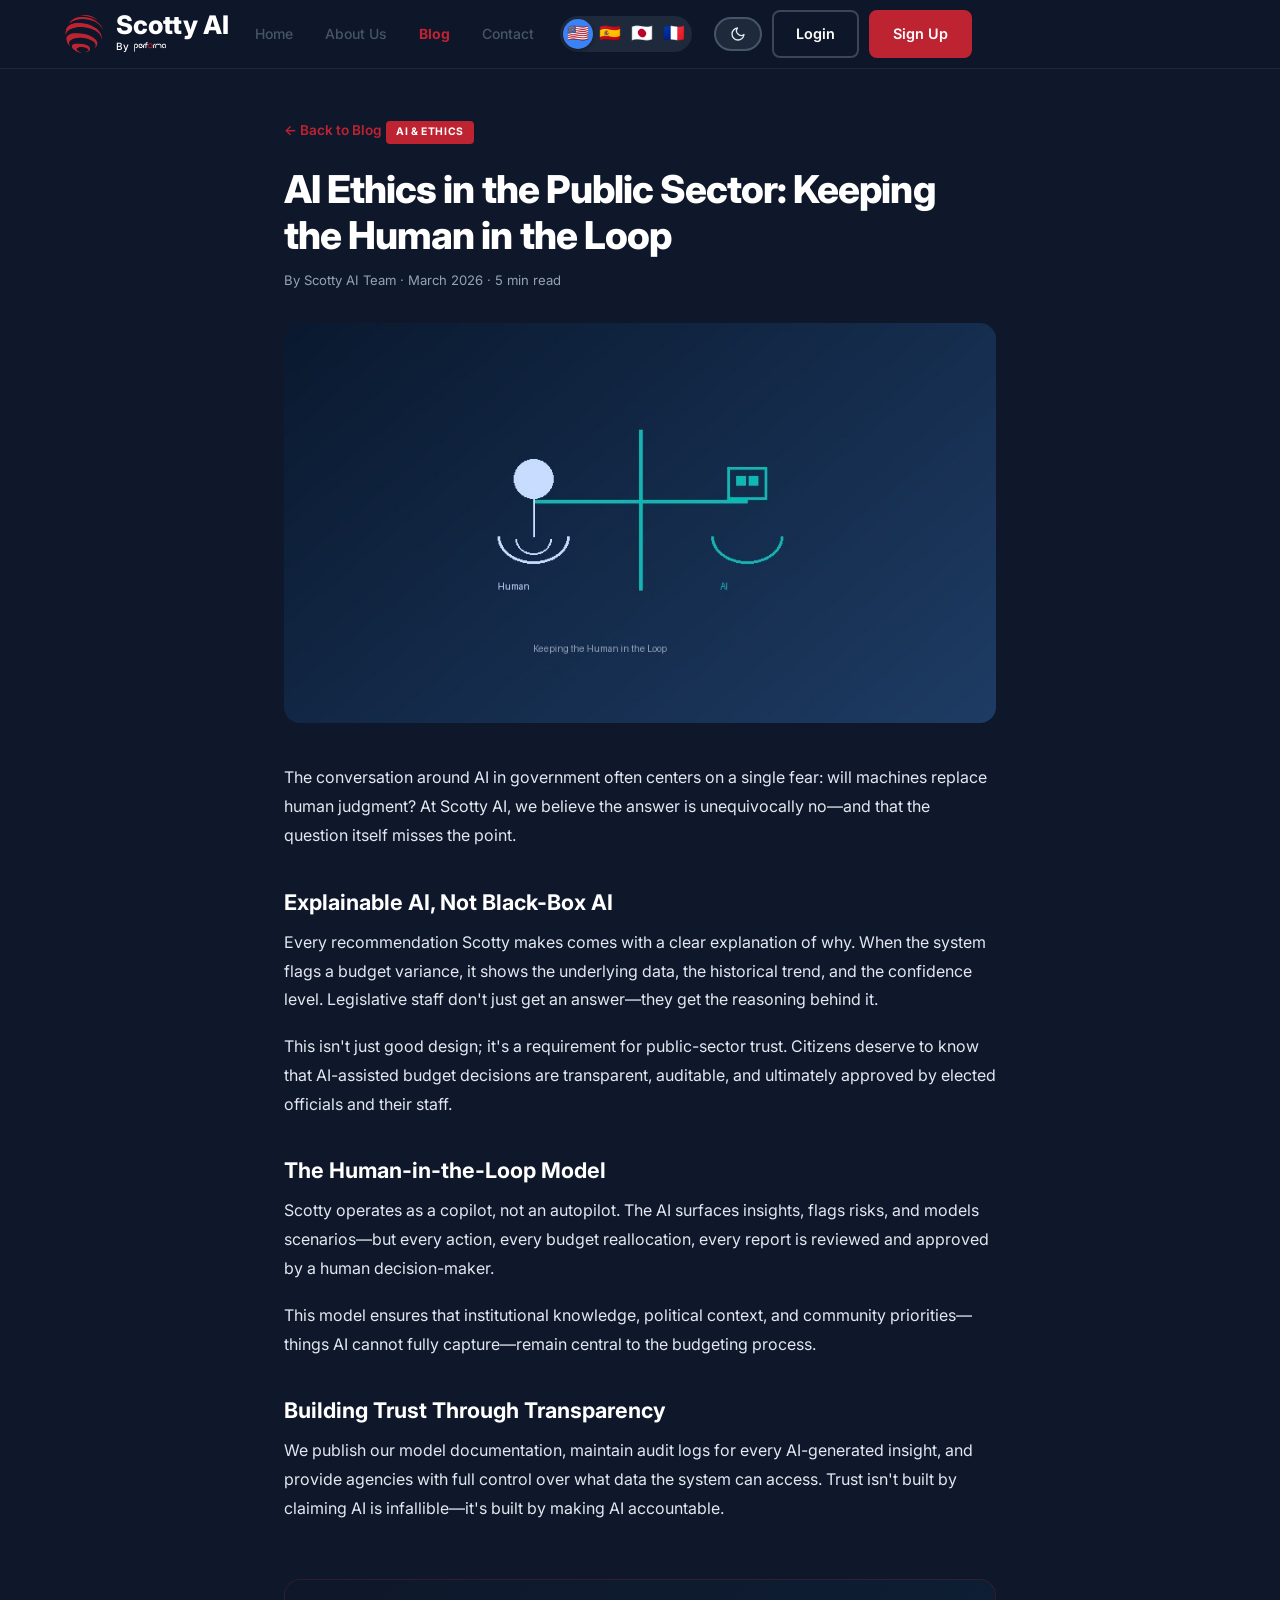
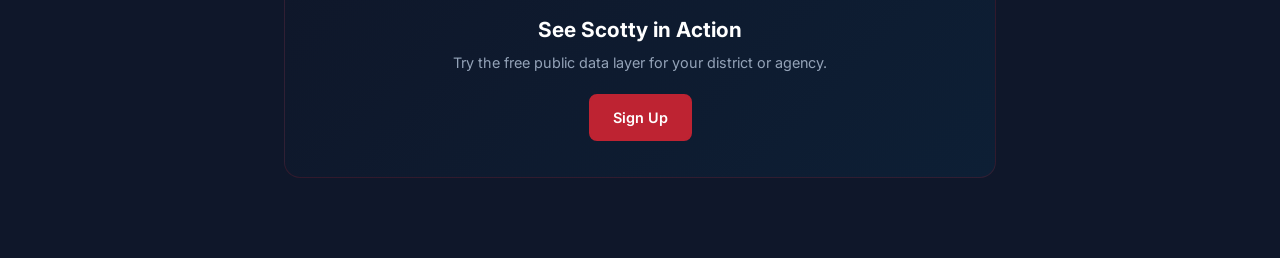
<file: ai-ethics-public-sector.html>
<!DOCTYPE html>
<html lang="en" data-theme="dark">
<head>
  <meta charset="UTF-8">
  <meta name="viewport" content="width=device-width, initial-scale=1.0">
  <title>AI Ethics in the Public Sector: Keeping the Human in the Loop &mdash; Scotty AI</title>
  <link rel="preconnect" href="https://fonts.googleapis.com">
  <link href="https://fonts.googleapis.com/css2?family=Inter:wght@400;500;600;700;800&display=swap" rel="stylesheet">
  <link rel="stylesheet" href="../styles.css">
  <link rel="stylesheet" href="../scotty-v2.css">
  <link rel="stylesheet" href="../scroll-animations.css">
  
</head>
<body>

<header class="site-header" id="site-header">
  <div class="header-inner">
    <div class="logo" style="display:flex; align-items:center; gap: 12px; text-decoration:none; color:inherit;">
      <a href="../index.html" style="display:flex; align-items:center; color:inherit; text-decoration:none;" aria-label="Scotty AI Home">
      <svg class="logo-icon" viewBox="0 0 512 512" width="40" height="40"><style>.st1{fill:#BE2332;}</style><g><defs><rect id="s1" x="101" y="376.5" width="234.1" height="120.7"/></defs><clipPath id="c1"><use xlink:href="#s1"/></clipPath><g clip-path="url(#c1)"><path class="st1" d="M319.6,475c-20.9,17.1-52.2,13.4-52.2,13.4c40.4-6.2,44.1-20.2,44.5-22.9c3.8-31.1-75.7-48.4-121.3-39.2c-8.9,1.8-16.4,4.5-21.9,8.4c-30.7,21.7,18.6,54.7,65.8,62.4c0,0-47.4-.6-99.1-37.2c-16.8-11.9-31.3-26.5-33.7-41.6c-3.7-22.8,22.5-35.9,58.4-40.1c45.7-5.3,107.1,3.8,142.9,26.2C341.6,428.6,342.5,456.4,319.6,475"/></g></g><path class="st1" d="M392.2,438.5c53.5-72.3-56.4-118.1-138.3-130c-44.8-6.5-85.3-4.7-117.2,3.1C74,326.8,43.9,365.1,77.1,409c0,0-41.8-31.9-43.8-88.6c-1.8-52.9,63.8-68.1,98.9-72.5c1.5-.2,2.9-.3,4.2-.5c106.1-11.4,222.1,27.5,270.9,81.8C458.7,386.3,393.6,436.9,392.2,438.5"/><path class="st1" d="M477.3,333.8c.9-16.1,2.4-46.1-26.3-79.7c-56.8-66.3-197.1-97.8-301.6-82.7c-69.1,10-122.5,40.5-125.8,94.8c0,0-13.8-82.1,42.3-120.5c28.5-19.5,68.9-29.6,113.5-31c91.6-2.9,200.7,30.5,260.2,92.2C503.6,273.5,477.3,333.8,477.3,333.8"/><path class="st1" d="M497.8,201.3C456.1,103.2,331.1,60.4,223.9,64c-64.6,2.2-122.7,21.2-152.1,55.1l.1-.1c0,0,17.6-44.9,90.2-70.5c27.4-9.7,60.8-13.2,96-10.7c61.3,4.4,127.9,27.5,177,69.5C494.6,158,497.8,201.3,497.8,201.3"/><path class="st1" d="M428,76.8C397.7,57.1,359.8,41.3,317.2,32c-12.9-2.8-25.7-4.9-38.2-6.3c-28.9-3.2-56.6-2.8-81.8.8c31.5-10.5,66.2-14.3,101.6-9.8c7,.9,14.1,2.1,21.1,3.6C362.6,29.5,399.5,49.7,428,76.8"/><path class="st1" d="M77.1,409c0,0-41.8-31.9-43.8-88.6c-1.8-52.9,63.8-68.1,98.9-72.5c-1.3,20.8,0,42.1,4.3,63.6C74,326.8,43.9,365.1,77.1,409"/><path class="st1" d="M23.5,266.2c0,0-13.8-82.1,42.3-120.5c28.5-19.5,68.9-29.6,113.5-31c-12,17.5-22.2,36.5-30,56.7C80.2,181.5,26.8,211.9,23.5,266.2"/><g><defs><rect id="s2" x="101" y="377.7" width="134.1" height="119.5"/></defs><clipPath id="c2"><use xlink:href="#s2"/></clipPath><g clip-path="url(#c2)"><path class="st1" d="M234.4,497.1c0,0-47.4-.6-99.1-37.2c-16.8-11.9-31.3-26.5-33.7-41.6c-3.7-22.8,22.5-35.9,58.4-40.1c8.2,16.1,18.3,32.2,30.5,48.1c-8.9,1.8-16.4,4.5-21.9,8.4C138,456.3,187.3,489.4,234.4,497.1"/></g></g><path class="st1" d="M258.1,37.8c-11.9,7.7-23.4,16.4-34.2,26.2c-64.6,2.2-122.7,21.2-152.1,55.1l.1-.1c0,0,17.6-44.9,90.2-70.5C189.6,38.8,223,35.3,258.1,37.8"/><path class="st1" d="M298.8,16.6c-6.7,2.7-13.3,5.7-19.8,9.1c-28.9-3.2-56.6-2.8-81.8.8C228.8,16,263.5,12.2,298.8,16.6"/></svg>
      </a>
      <div style="display:flex; flex-direction:column; align-items:flex-start; justify-content:center;">
        <a href="../index.html" style="color:inherit; text-decoration:none;"><span class="logo-text" style="line-height:0.85; font-size:1.6rem;">Scotty AI</span></a>
        <a href="https://theperformagroup.com/" target="_blank" style="font-size:10px;font-weight:500;color:#ffffff;letter-spacing:.04em;margin-top:-3px;display:inline-flex;align-items:center;text-decoration:none;"><span class="by-branding-text" style="transform:translateY(-1px); color:#ffffff;">By</span> <img src="../performa-logo.png" alt="Performa" class="performa-logo-header" style="height:10px; margin-left:4px; margin-right:0; filter:none;"></a>
      </div>
    <nav class="main-nav" id="main-nav">
      <a href="../index.html" class="nav-link">Home</a>
      <a href="../about.html" class="nav-link">About Us</a>
      <a href="index.html" class="nav-link" style="color:var(--red);font-weight:700;">Blog</a>
      <a href="../contact.html" class="nav-link">Contact</a>
    </nav>
    <div class="header-ctas">
            <div class="lang-switcher">
        <button class="lang-btn active" data-lang="en" aria-label="English">🇺🇸</button>
        <button class="lang-btn" data-lang="es" aria-label="Español">🇪🇸</button>
        <button class="lang-btn" data-lang="ja" aria-label="日本語">🇯🇵</button>
        <button class="lang-btn" data-lang="fr" aria-label="Français">🇫🇷</button>
      </div>
      <button class="theme-toggle" id="theme-toggle" aria-label="Toggle theme">
        <svg class="icon-sun" xmlns="http://www.w3.org/2000/svg" viewBox="0 0 24 24" fill="none" stroke="currentColor" stroke-width="2" stroke-linecap="round" stroke-linejoin="round"><circle cx="12" cy="12" r="5"/><line x1="12" y1="1" x2="12" y2="3"/><line x1="12" y1="21" x2="12" y2="23"/><line x1="4.22" y1="4.22" x2="5.64" y2="5.64"/><line x1="18.36" y1="18.36" x2="19.78" y2="19.78"/><line x1="1" y1="12" x2="3" y2="12"/><line x1="21" y1="12" x2="23" y2="12"/><line x1="4.22" y1="19.78" x2="5.64" y2="18.36"/><line x1="18.36" y1="5.64" x2="19.78" y2="4.22"/></svg>
        <svg class="icon-moon" xmlns="http://www.w3.org/2000/svg" viewBox="0 0 24 24" fill="none" stroke="currentColor" stroke-width="2" stroke-linecap="round" stroke-linejoin="round"><path d="M21 12.79A9 9 0 1 1 11.21 3 7 7 0 0 0 21 12.79z"/></svg>
      </button>
      <a href="#" class="btn btn-outline-light" data-i18n="nav-login">Login</a>
      <a href="../contact.html" class="btn btn-red" aria-label="Request a Trial" data-i18n="nav-try">Sign Up</a>
    </div>
    <button class="mobile-toggle" aria-label="Menu">
      <span></span><span></span><span></span>
    </button>
  </div>
</header>

<article class="blog-article-page">
  <a href="../index.html#blog" class="blog-back">&larr; Back to Blog</a>
  <span class="article-tag">AI &amp; Ethics</span>
  <h1>AI Ethics in the Public Sector: Keeping the Human in the Loop</h1>
  <div class="blog-meta">By Scotty AI Team &middot; March 2026 &middot; 5 min read</div>
  
  <img src="../blog-img-ethics.jpg" class="blog-article-hero-img" alt="Feature Image">
  <div class="blog-body">
    <p>The conversation around AI in government often centers on a single fear: will machines replace human judgment? At Scotty AI, we believe the answer is unequivocally no&mdash;and that the question itself misses the point.</p>
<h2>Explainable AI, Not Black-Box AI</h2>
<p>Every recommendation Scotty makes comes with a clear explanation of why. When the system flags a budget variance, it shows the underlying data, the historical trend, and the confidence level. Legislative staff don't just get an answer&mdash;they get the reasoning behind it.</p>
<p>This isn't just good design; it's a requirement for public-sector trust. Citizens deserve to know that AI-assisted budget decisions are transparent, auditable, and ultimately approved by elected officials and their staff.</p>
<h2>The Human-in-the-Loop Model</h2>
<p>Scotty operates as a copilot, not an autopilot. The AI surfaces insights, flags risks, and models scenarios&mdash;but every action, every budget reallocation, every report is reviewed and approved by a human decision-maker.</p>
<p>This model ensures that institutional knowledge, political context, and community priorities&mdash;things AI cannot fully capture&mdash;remain central to the budgeting process.</p>
<h2>Building Trust Through Transparency</h2>
<p>We publish our model documentation, maintain audit logs for every AI-generated insight, and provide agencies with full control over what data the system can access. Trust isn't built by claiming AI is infallible&mdash;it's built by making AI accountable.</p>
  </div>
  <div class="blog-cta">
    <h3>See Scotty in Action</h3>
    <p>Try the free public data layer for your district or agency.</p>
    <a href="../index.html#hero" class="btn btn-red">Sign Up</a>
  </div>
</article>

<script src="../script.js"></script>
<script src="../lang.js"></script>
<script src="../scroll-animations.js"></script>
</body>
</html>
</file>
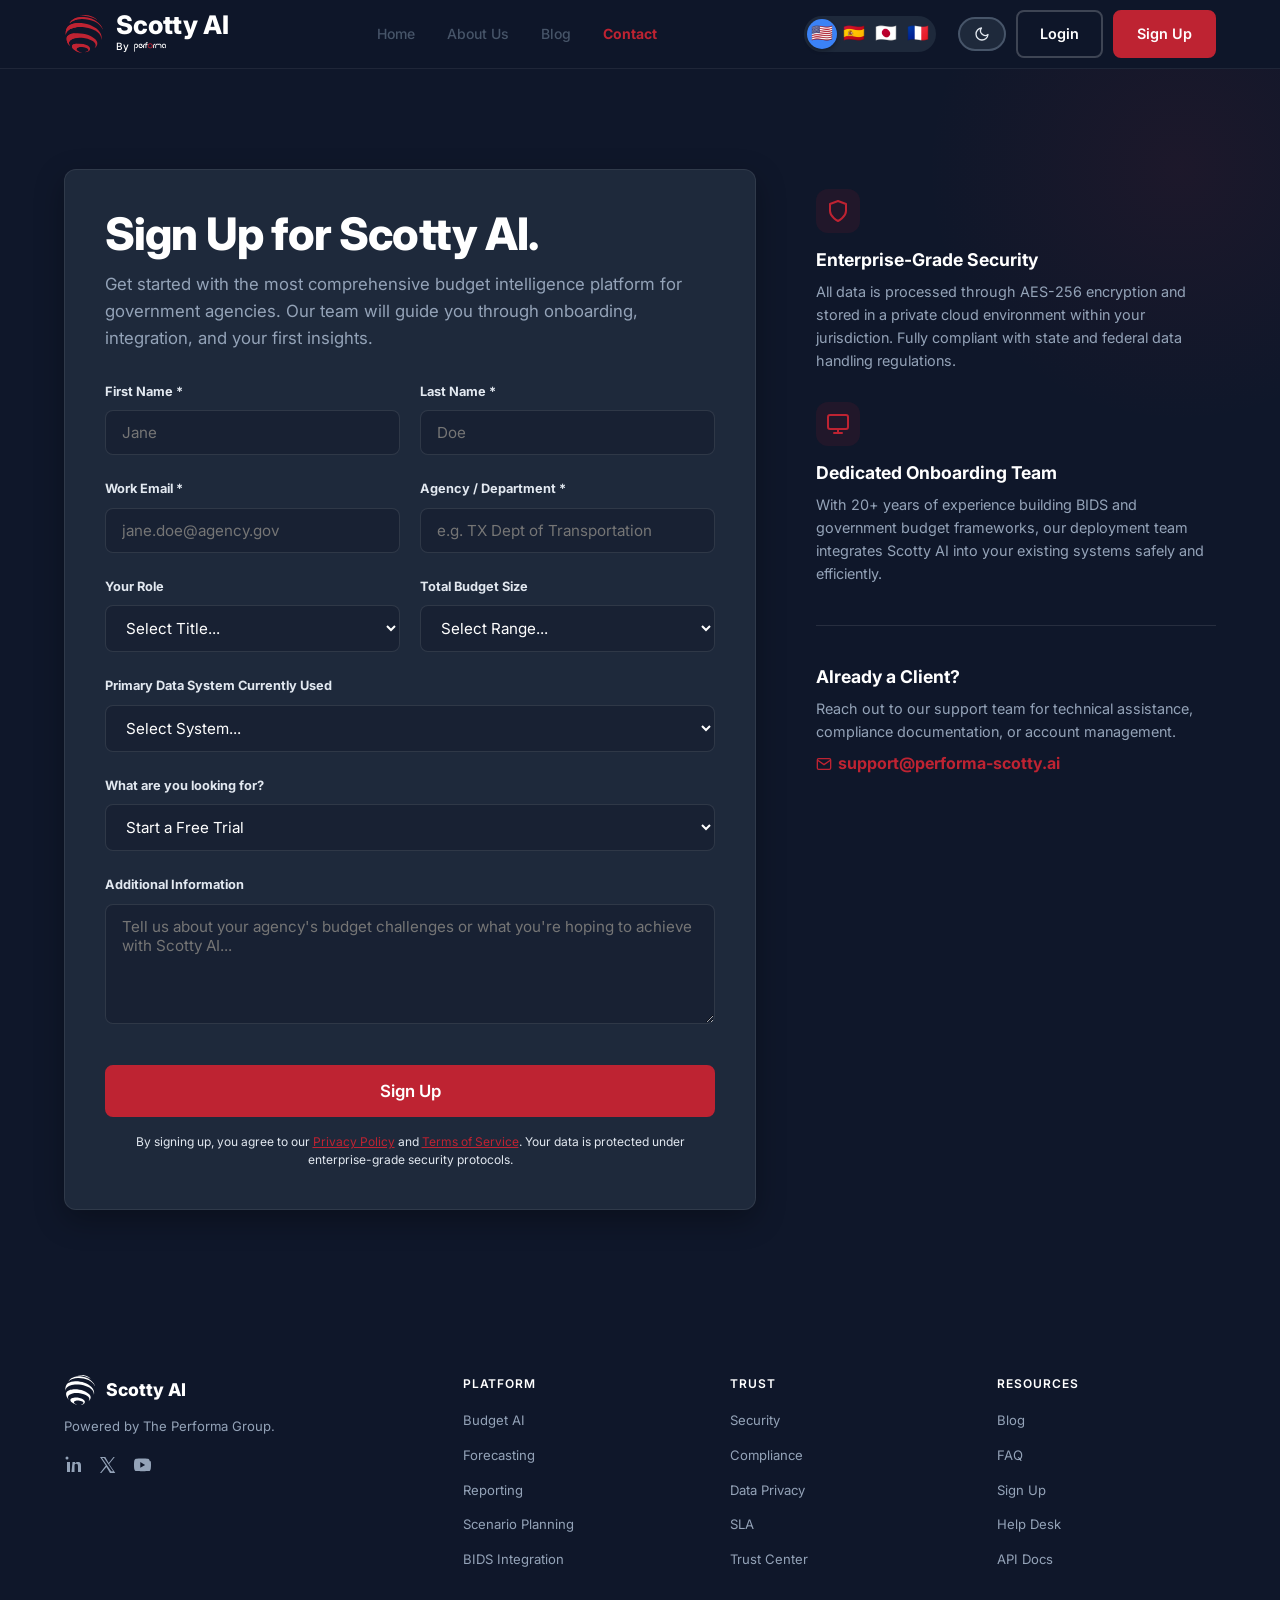
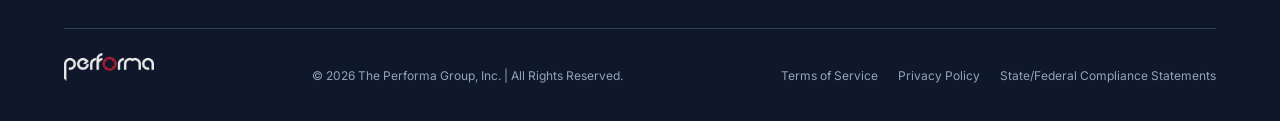
<file: contact.html>
<!DOCTYPE html>
<html lang="en" data-theme="dark">
<head>
  <meta charset="UTF-8">
  <meta name="viewport" content="width=device-width, initial-scale=1.0">
  <title>Sign Up — Scotty AI | The Performa Group</title>
  <meta name="description" content="Sign up for Scotty AI and discover how enterprise budget intelligence can transform your agency's financial operations.">
  <link rel="preconnect" href="https://fonts.googleapis.com">
  <link href="https://fonts.googleapis.com/css2?family=Inter:wght@400;500;600;700;800&display=swap" rel="stylesheet">
  <link rel="stylesheet" href="styles.css">
  <link rel="stylesheet" href="scotty-v2.css">
  <link rel="stylesheet" href="scroll-animations.css">
  <style>
    /* ==============================
       CONTACT PAGE — SPECIFIC STYLES
    ============================== */
    
    .contact-hero {
      padding: 60px 0 100px;
      position: relative;
      overflow: hidden;
      background: var(--slate-50);
    }
    [data-theme="dark"] .contact-hero {
      background: var(--slate-900);
    }
    
    .contact-hero::before {
      content: '';
      position: absolute;
      top: -200px; right: -200px;
      width: 600px; height: 600px;
      border-radius: 50%;
      background: radial-gradient(circle, rgba(190,35,50,.08) 0%, transparent 60%);
      pointer-events: none;
    }
    
    .contact-grid {
      display: grid;
      grid-template-columns: 1fr 400px;
      gap: 60px;
      margin-top: 40px;
      position: relative;
      z-index: 2;
    }
    
    @media (max-width: 900px) {
      .contact-grid {
        grid-template-columns: 1fr;
        gap: 40px;
      }
    }
    
    /* Left Side - The Form */
    .contact-form-col {
      background: var(--white);
      border-radius: 12px;
      padding: 40px;
      box-shadow: 0 10px 30px rgba(0,0,0,.05), 0 1px 3px rgba(0,0,0,.02);
      border: 1px solid var(--slate-200);
    }
    [data-theme="dark"] .contact-form-col {
      background: var(--slate-800);
      border-color: rgba(255,255,255,.08);
      box-shadow: 0 10px 30px rgba(0,0,0,.3);
    }
    
    .contact-header {
      margin-bottom: 30px;
    }
    .contact-header h1 {
      font-size: clamp(2rem, 4vw, 2.8rem);
      font-weight: 800;
      color: var(--slate-900);
      letter-spacing: -.02em;
      line-height: 1.1;
      margin-bottom: 12px;
    }
    [data-theme="dark"] .contact-header h1 { color: var(--white); }
    
    .contact-header p {
      color: var(--slate-500);
      font-size: 1.05rem;
      line-height: 1.6;
    }
    [data-theme="dark"] .contact-header p { color: var(--slate-400); }
    
    .form-row {
      display: grid;
      grid-template-columns: 1fr 1fr;
      gap: 20px;
    }
    @media (max-width: 600px) {
      .form-row { grid-template-columns: 1fr; }
    }
    
    .form-group {
      margin-bottom: 24px;
    }
    .form-group label {
      display: block;
      font-size: .8rem;
      font-weight: 700;
      color: var(--slate-700);
      margin-bottom: 8px;
    }
    [data-theme="dark"] .form-group label { color: var(--slate-300); }
    
    .form-group input, 
    .form-group select, 
    .form-group textarea {
      width: 100%;
      background: var(--slate-50);
      border: 1px solid var(--slate-200);
      border-radius: 8px;
      padding: 12px 16px;
      color: var(--slate-800);
      font-family: var(--font);
      font-size: .95rem;
      transition: all 0.2s;
    }
    [data-theme="dark"] .form-group input,
    [data-theme="dark"] .form-group select,
    [data-theme="dark"] .form-group textarea {
      background: rgba(15,23,42,.4);
      border-color: rgba(255,255,255,.1);
      color: var(--white);
    }
    
    .form-group input:focus,
    .form-group select:focus,
    .form-group textarea:focus {
      outline: none;
      border-color: var(--red);
      box-shadow: 0 0 0 3px rgba(190,35,50,.15);
    }
    [data-theme="dark"] .form-group input:focus,
    [data-theme="dark"] .form-group select:focus,
    [data-theme="dark"] .form-group textarea:focus {
      background: var(--slate-800);
    }
    
    .form-group textarea {
      resize: vertical;
      min-height: 120px;
    }
    
    .contact-submit {
      margin-top: 10px;
      width: 100%;
      padding: 14px 24px;
      font-size: 1.05rem;
      justify-content: center;
    }
    
    .disclaimer {
      font-size: .75rem;
      color: var(--slate-500);
      margin-top: 16px;
      text-align: center;
      line-height: 1.5;
    }
    
    /* Right Side - Trust Panel */
    .trust-panel {
      display: flex;
      flex-direction: column;
      gap: 30px;
      padding-top: 20px;
    }
    
    .trust-card {
      background: transparent;
      padding: 0;
    }
    
    .trust-icon {
      width: 44px; height: 44px;
      border-radius: 12px;
      background: rgba(190,35,50,.1);
      display: flex; align-items: center; justify-content: center;
      margin-bottom: 16px;
    }
    
    .trust-card h3 {
      font-size: 1.1rem;
      font-weight: 700;
      color: var(--slate-900);
      margin-bottom: 8px;
    }
    [data-theme="dark"] .trust-card h3 { color: var(--white); }
    
    .trust-card p {
      font-size: .9rem;
      color: var(--slate-600);
      line-height: 1.6;
    }
    [data-theme="dark"] .trust-card p { color: var(--slate-400); }
    
    .support-divider {
      height: 1px;
      background: var(--slate-200);
      margin: 10px 0;
    }
    [data-theme="dark"] .support-divider { background: rgba(255,255,255,.1); }

  </style>
</head>
<body>

<!-- ============ SITE HEADER ============ -->
<header class="site-header" id="site-header">
  <div class="header-inner">
    <div class="logo" style="display:flex; align-items:center; gap: 12px; text-decoration:none; color:inherit;">
      <a href="index.html" style="display:flex; align-items:center; color:inherit; text-decoration:none;" aria-label="Scotty AI Home">
      <svg class="logo-icon" viewBox="0 0 512 512" width="40" height="40"><style>.st1{fill:#BE2332;}</style><g><defs><rect id="s1" x="101" y="376.5" width="234.1" height="120.7"/></defs><clipPath id="c1"><use xlink:href="#s1"/></clipPath><g clip-path="url(#c1)"><path class="st1" d="M319.6,475c-20.9,17.1-52.2,13.4-52.2,13.4c40.4-6.2,44.1-20.2,44.5-22.9c3.8-31.1-75.7-48.4-121.3-39.2c-8.9,1.8-16.4,4.5-21.9,8.4c-30.7,21.7,18.6,54.7,65.8,62.4c0,0-47.4-.6-99.1-37.2c-16.8-11.9-31.3-26.5-33.7-41.6c-3.7-22.8,22.5-35.9,58.4-40.1c45.7-5.3,107.1,3.8,142.9,26.2C341.6,428.6,342.5,456.4,319.6,475"/></g></g><path class="st1" d="M392.2,438.5c53.5-72.3-56.4-118.1-138.3-130c-44.8-6.5-85.3-4.7-117.2,3.1C74,326.8,43.9,365.1,77.1,409c0,0-41.8-31.9-43.8-88.6c-1.8-52.9,63.8-68.1,98.9-72.5c1.5-.2,2.9-.3,4.2-.5c106.1-11.4,222.1,27.5,270.9,81.8C458.7,386.3,393.6,436.9,392.2,438.5"/><path class="st1" d="M477.3,333.8c.9-16.1,2.4-46.1-26.3-79.7c-56.8-66.3-197.1-97.8-301.6-82.7c-69.1,10-122.5,40.5-125.8,94.8c0,0-13.8-82.1,42.3-120.5c28.5-19.5,68.9-29.6,113.5-31c91.6-2.9,200.7,30.5,260.2,92.2C503.6,273.5,477.3,333.8,477.3,333.8"/><path class="st1" d="M497.8,201.3C456.1,103.2,331.1,60.4,223.9,64c-64.6,2.2-122.7,21.2-152.1,55.1l.1-.1c0,0,17.6-44.9,90.2-70.5c27.4-9.7,60.8-13.2,96-10.7c61.3,4.4,127.9,27.5,177,69.5C494.6,158,497.8,201.3,497.8,201.3"/><path class="st1" d="M428,76.8C397.7,57.1,359.8,41.3,317.2,32c-12.9-2.8-25.7-4.9-38.2-6.3c-28.9-3.2-56.6-2.8-81.8.8c31.5-10.5,66.2-14.3,101.6-9.8c7,.9,14.1,2.1,21.1,3.6C362.6,29.5,399.5,49.7,428,76.8"/><path class="st1" d="M77.1,409c0,0-41.8-31.9-43.8-88.6c-1.8-52.9,63.8-68.1,98.9-72.5c-1.3,20.8,0,42.1,4.3,63.6C74,326.8,43.9,365.1,77.1,409"/><path class="st1" d="M23.5,266.2c0,0-13.8-82.1,42.3-120.5c28.5-19.5,68.9-29.6,113.5-31c-12,17.5-22.2,36.5-30,56.7C80.2,181.5,26.8,211.9,23.5,266.2"/><g><defs><rect id="s2" x="101" y="377.7" width="134.1" height="119.5"/></defs><clipPath id="c2"><use xlink:href="#s2"/></clipPath><g clip-path="url(#c2)"><path class="st1" d="M234.4,497.1c0,0-47.4-.6-99.1-37.2c-16.8-11.9-31.3-26.5-33.7-41.6c-3.7-22.8,22.5-35.9,58.4-40.1c8.2,16.1,18.3,32.2,30.5,48.1c-8.9,1.8-16.4,4.5-21.9,8.4C138,456.3,187.3,489.4,234.4,497.1"/></g></g><path class="st1" d="M258.1,37.8c-11.9,7.7-23.4,16.4-34.2,26.2c-64.6,2.2-122.7,21.2-152.1,55.1l.1-.1c0,0,17.6-44.9,90.2-70.5C189.6,38.8,223,35.3,258.1,37.8"/><path class="st1" d="M298.8,16.6c-6.7,2.7-13.3,5.7-19.8,9.1c-28.9-3.2-56.6-2.8-81.8.8C228.8,16,263.5,12.2,298.8,16.6"/></svg>
      </a>
      <div style="display:flex; flex-direction:column; align-items:flex-start; justify-content:center;">
        <a href="index.html" style="color:inherit; text-decoration:none;"><span class="logo-text" style="line-height:0.85; font-size:1.6rem;">Scotty AI</span></a>
        <a href="https://theperformagroup.com/" target="_blank" style="font-size:10px;font-weight:500;color:#ffffff;letter-spacing:.04em;margin-top:-3px;display:inline-flex;align-items:center;text-decoration:none;"><span class="by-branding-text" style="transform:translateY(-1px); color:#ffffff;">By</span> <img src="performa-logo.png" alt="Performa" class="performa-logo-header" style="height:10px; margin-left:4px; margin-right:0; filter:none;"></a>
      </div>
    </div>
    <nav class="main-nav" id="main-nav">
      <a href="index.html" class="nav-link">Home</a>
      <a href="about.html" class="nav-link">About Us</a>
      <a href="blog/index.html" class="nav-link">Blog</a>
      <a href="contact.html" class="nav-link" style="color:var(--red);font-weight:700;">Contact</a>
    </nav>
    <div class="header-ctas">
            <div class="lang-switcher">
        <button class="lang-btn active" data-lang="en" aria-label="English">🇺🇸</button>
        <button class="lang-btn" data-lang="es" aria-label="Español">🇪🇸</button>
        <button class="lang-btn" data-lang="ja" aria-label="日本語">🇯🇵</button>
        <button class="lang-btn" data-lang="fr" aria-label="Français">🇫🇷</button>
      </div>
      <button class="theme-toggle" id="theme-toggle" aria-label="Toggle theme">
        <svg class="icon-sun" xmlns="http://www.w3.org/2000/svg" viewBox="0 0 24 24" fill="none" stroke="currentColor" stroke-width="2" stroke-linecap="round" stroke-linejoin="round"><circle cx="12" cy="12" r="5"/><line x1="12" y1="1" x2="12" y2="3"/><line x1="12" y1="21" x2="12" y2="23"/><line x1="4.22" y1="4.22" x2="5.64" y2="5.64"/><line x1="18.36" y1="18.36" x2="19.78" y2="19.78"/><line x1="1" y1="12" x2="3" y2="12"/><line x1="21" y1="12" x2="23" y2="12"/><line x1="4.22" y1="19.78" x2="5.64" y2="18.36"/><line x1="18.36" y1="5.64" x2="19.78" y2="4.22"/></svg>
        <svg class="icon-moon" xmlns="http://www.w3.org/2000/svg" viewBox="0 0 24 24" fill="none" stroke="currentColor" stroke-width="2" stroke-linecap="round" stroke-linejoin="round"><path d="M21 12.79A9 9 0 1 1 11.21 3 7 7 0 0 0 21 12.79z"/></svg>
      </button>
      <a href="#" class="btn btn-outline-light" data-i18n="nav-login">Login</a>
      <a href="contact.html" class="btn btn-red" aria-label="Request a Trial" data-i18n="nav-try">Sign Up</a>
    </div>
    <button class="mobile-toggle" aria-label="Menu">
      <span></span><span></span><span></span>
    </button>
  </div>
</header>

<main id="main-content">
  <section class="contact-hero js-animations">
    <div class="container">
      
      <div class="contact-grid">
        
        <!-- FORM COLUMN -->
        <div class="contact-form-col reveal from-scale">
          <div class="contact-header">
            <h1>Sign Up for Scotty AI.</h1>
            <p>Get started with the most comprehensive budget intelligence platform for government agencies. Our team will guide you through onboarding, integration, and your first insights.</p>
          </div>
          
          <form action="#" method="POST" id="scotty-contact-form">
            <div class="form-row">
              <div class="form-group">
                <label for="first_name">First Name *</label>
                <input type="text" id="first_name" name="first_name" required placeholder="Jane">
              </div>
              <div class="form-group">
                <label for="last_name">Last Name *</label>
                <input type="text" id="last_name" name="last_name" required placeholder="Doe">
              </div>
            </div>
            
            <div class="form-row">
              <div class="form-group">
                <label for="email">Work Email *</label>
                <input type="email" id="email" name="email" required placeholder="jane.doe@agency.gov">
              </div>
              <div class="form-group">
                <label for="agency">Agency / Department *</label>
                <input type="text" id="agency" name="agency" required placeholder="e.g. TX Dept of Transportation">
              </div>
            </div>
            
            <div class="form-row">
              <div class="form-group">
                <label for="role">Your Role</label>
                <select id="role" name="role">
                  <option value="" disabled selected>Select Title...</option>
                  <option value="legislator">Legislator / Elected Official</option>
                  <option value="cfo">Chief Financial Officer</option>
                  <option value="chief_of_staff">Chief of Staff</option>
                  <option value="director">Agency Director / Admin</option>
                  <option value="analyst">Financial Analyst / Comptroller</option>
                  <option value="other">Other</option>
                </select>
              </div>
              <div class="form-group">
                <label for="budget">Total Budget Size</label>
                <select id="budget" name="budget">
                  <option value="" disabled selected>Select Range...</option>
                  <option value="tier1">Under $50 Million</option>
                  <option value="tier2">$50M - $500 Million</option>
                  <option value="tier3">$500M - $1 Billion</option>
                  <option value="tier4">Over $1 Billion</option>
                </select>
              </div>
            </div>
            
            <div class="form-group">
              <label for="system">Primary Data System Currently Used</label>
              <select id="system" name="system">
                <option value="" disabled selected>Select System...</option>
                <option value="bids">BIDS</option>
                <option value="oracle">Oracle NetSuite / ERP</option>
                <option value="sap">SAP</option>
                <option value="workday">Workday</option>
                <option value="excel">Excel / Legacy Spreadsheets</option>
                <option value="other">Custom / Internal Framework</option>
              </select>
            </div>
            
            <div class="form-group">
              <label for="inquiry_type">What are you looking for?</label>
              <select id="inquiry_type" name="inquiry_type" required>
                <option value="trial" selected>Start a Free Trial</option>
                <option value="demo">Schedule a Live Demo</option>
                <option value="pricing">Pricing & Institutional Licensing</option>
                <option value="integration">BIDS Integration & Onboarding</option>
                <option value="general">General Inquiry</option>
              </select>
            </div>
            
            <div class="form-group">
              <label for="message">Additional Information</label>
              <textarea id="message" name="message" placeholder="Tell us about your agency's budget challenges or what you're hoping to achieve with Scotty AI..."></textarea>
            </div>
            
            <button type="submit" class="btn btn-red contact-submit">Sign Up</button>
            <p class="disclaimer">By signing up, you agree to our <a href="#" style="color:var(--red);text-decoration:underline;">Privacy Policy</a> and <a href="#" style="color:var(--red);text-decoration:underline;">Terms of Service</a>. Your data is protected under enterprise-grade security protocols.</p>
          </form>
        </div>
        
        <!-- TRUST SIDEBAR -->
        <div class="trust-panel reveal from-right stagger-2">
          
          <div class="trust-card">
            <div class="trust-icon">
              <svg width="24" height="24" viewBox="0 0 24 24" fill="none" stroke="var(--red)" stroke-width="2" stroke-linecap="round" stroke-linejoin="round"><path d="M12 22s8-4 8-10V5l-8-3-8 3v7c0 6 8 10 8 10z"></path></svg>
            </div>
            <h3>Enterprise-Grade Security</h3>
            <p>All data is processed through AES-256 encryption and stored in a private cloud environment within your jurisdiction. Fully compliant with state and federal data handling regulations.</p>
          </div>
          
          <div class="trust-card">
            <div class="trust-icon">
              <svg width="24" height="24" viewBox="0 0 24 24" fill="none" stroke="var(--red)" stroke-width="2" stroke-linecap="round" stroke-linejoin="round"><rect x="2" y="3" width="20" height="14" rx="2" ry="2"></rect><line x1="8" y1="21" x2="16" y2="21"></line><line x1="12" y1="17" x2="12" y2="21"></line></svg>
            </div>
            <h3>Dedicated Onboarding Team</h3>
            <p>With 20+ years of experience building BIDS and government budget frameworks, our deployment team integrates Scotty AI into your existing systems safely and efficiently.</p>
          </div>
          
          <div class="support-divider"></div>
          
          <div class="trust-card">
            <h3>Already a Client?</h3>
            <p style="margin-bottom:8px;">Reach out to our support team for technical assistance, compliance documentation, or account management.</p>
            <a href="mailto:support@performa-scotty.ai" style="color:var(--red);font-weight:700;display:inline-flex;align-items:center;gap:6px;">
              <svg width="16" height="16" viewBox="0 0 24 24" fill="none" stroke="currentColor" stroke-width="2"><path d="M4 4h16c1.1 0 2 .9 2 2v12c0 1.1-.9 2-2 2H4c-1.1 0-2-.9-2-2V6c0-1.1.9-2 2-2z"></path><polyline points="22,6 12,13 2,6"></polyline></svg>
              support@performa-scotty.ai
            </a>
          </div>
          
        </div>
        
      </div>
    </div>
  </section>
</main>

<footer class="site-footer">
  <div class="container">
    <div class="footer-grid">
      <div class="footer-brand">
        <div class="footer-logo">
          <svg class="logo-icon" viewBox="0 0 512 512" width="32" height="32"><style>.fst1{fill:#fff;}</style><path class="fst1" d="M319.6,475c-20.9,17.1-52.2,13.4-52.2,13.4c40.4-6.2,44.1-20.2,44.5-22.9c3.8-31.1-75.7-48.4-121.3-39.2c-8.9,1.8-16.4,4.5-21.9,8.4c-30.7,21.7,18.6,54.7,65.8,62.4c0,0-47.4-.6-99.1-37.2c-16.8-11.9-31.3-26.5-33.7-41.6c-3.7-22.8,22.5-35.9,58.4-40.1c45.7-5.3,107.1,3.8,142.9,26.2C341.6,428.6,342.5,456.4,319.6,475"/><path class="fst1" d="M392.2,438.5c53.5-72.3-56.4-118.1-138.3-130c-44.8-6.5-85.3-4.7-117.2,3.1C74,326.8,43.9,365.1,77.1,409c0,0-41.8-31.9-43.8-88.6c-1.8-52.9,63.8-68.1,98.9-72.5c1.5-.2,2.9-.3,4.2-.5c106.1-11.4,222.1,27.5,270.9,81.8C458.7,386.3,393.6,436.9,392.2,438.5"/><path class="fst1" d="M477.3,333.8c.9-16.1,2.4-46.1-26.3-79.7c-56.8-66.3-197.1-97.8-301.6-82.7c-69.1,10-122.5,40.5-125.8,94.8c0,0-13.8-82.1,42.3-120.5c28.5-19.5,68.9-29.6,113.5-31c91.6-2.9,200.7,30.5,260.2,92.2C503.6,273.5,477.3,333.8,477.3,333.8"/><path class="fst1" d="M497.8,201.3C456.1,103.2,331.1,60.4,223.9,64c-64.6,2.2-122.7,21.2-152.1,55.1l.1-.1c0,0,17.6-44.9,90.2-70.5c27.4-9.7,60.8-13.2,96-10.7c61.3,4.4,127.9,27.5,177,69.5C494.6,158,497.8,201.3,497.8,201.3"/><path class="fst1" d="M428,76.8C397.7,57.1,359.8,41.3,317.2,32c-12.9-2.8-25.7-4.9-38.2-6.3c-28.9-3.2-56.6-2.8-81.8.8c31.5-10.5,66.2-14.3,101.6-9.8c7,.9,14.1,2.1,21.1,3.6C362.6,29.5,399.5,49.7,428,76.8"/></svg>
          <span>Scotty AI</span>
        </div>
        <p class="footer-tagline">Powered by The Performa Group.</p>
        <div class="social-icons">
          <a href="#" aria-label="LinkedIn"><svg width="20" height="20" viewBox="0 0 20 20" fill="#94a3b8"><path d="M4.5 3A1.5 1.5 0 103 4.5 1.5 1.5 0 004.5 3zM3 7h3v10H3zm5.5 0H11v1.4C11.5 7.5 12.8 7 14 7c2.7 0 3 1.8 3 4v6h-3v-5.3c0-1.3 0-2.9-1.8-2.9S10.5 10 10.5 11.3V17h-3z"/></svg></a>
          <a href="#" aria-label="X"><svg width="20" height="20" viewBox="0 0 20 20" fill="#94a3b8"><path d="M11.3 8.8L16.8 2h-1.3L10.7 8L7.3 2H2l5.8 8.4L2 18h1.3l5.1-5.9L12 18h5.3l-6-8.7zm-1.8 2.1l-.6-.8L4 3.1h2l3.8 5.4.6.8 4.8 6.9h-2l-4-5.7z"/></svg></a>
          <a href="#" aria-label="YouTube"><svg width="20" height="20" viewBox="0 0 20 20" fill="#94a3b8"><path d="M17.8 6.2s-.2-1.3-.7-1.8c-.7-.7-1.4-.7-1.8-.7C12.8 3.5 10 3.5 10 3.5s-2.8 0-5.3.2c-.4 0-1.1 0-1.8.7-.5.5-.7 1.8-.7 1.8S2 7.7 2 9.2v1.4c0 1.5.2 3 .2 3s.2 1.3.7 1.8c.7.7 1.6.7 2 .7 1.4.1 6.1.2 6.1.2s2.8 0 5.3-.2c.4 0 1.1 0 1.8-.7.5-.5.7-1.8.7-1.8s.2-1.5.2-3V9.2c0-1.5-.2-3-.2-3zM8.3 12.7V7l4.8 2.9-4.8 2.8z"/></svg></a>
        </div>
      </div>
      <div class="footer-col">
        <h4>Platform</h4>
        <ul>
          <li><a href="#">Budget AI</a></li>
          <li><a href="#">Forecasting</a></li>
          <li><a href="#">Reporting</a></li>
          <li><a href="#">Scenario Planning</a></li>
          <li><a href="#">BIDS Integration</a></li>
        </ul>
      </div>
      <div class="footer-col">
        <h4>Trust</h4>
        <ul>
          <li><a href="#security">Security</a></li>
          <li><a href="#">Compliance</a></li>
          <li><a href="#">Data Privacy</a></li>
          <li><a href="#">SLA</a></li>
          <li><a href="#">Trust Center</a></li>
        </ul>
      </div>
      <div class="footer-col">
        <h4>Resources</h4>
        <ul>
          <li><a href="#blog">Blog</a></li>
          <li><a href="#faq">FAQ</a></li>
          <li><a href="contact.html">Sign Up</a></li>
          <li><a href="#">Help Desk</a></li>
          <li><a href="#">API Docs</a></li>
        </ul>
      </div>
    </div>
    <div class="footer-bottom">
      <img src="performa-logo.png" alt="The Performa Group" class="performa-logo-footer">
      <p>&copy; 2026 The Performa Group, Inc. | All Rights Reserved.</p>
      <div class="footer-legal">
        <a href="#">Terms of Service</a>
        <a href="#">Privacy Policy</a>
        <a href="#">State/Federal Compliance Statements</a>
      </div>
    </div>
  </div>
</footer>

<script src="script.js"></script>
<script src="lang.js"></script>
<script src="scroll-animations.js"></script>
<script>
  // Simple form submission bypass for static demo
  document.getElementById('scotty-contact-form').addEventListener('submit', function(e) {
    e.preventDefault();
    const btn = this.querySelector('.contact-submit');
    const originalText = btn.innerText;
    btn.innerText = 'Sign Up Successful ✓';
    btn.style.background = '#059669';
    btn.style.borderColor = '#059669';
    
    setTimeout(() => {
      this.reset();
      btn.innerText = originalText;
      btn.style.background = 'var(--red)';
      btn.style.borderColor = 'var(--red)';
    }, 4000);
  });
</script>
</body>
</html>
</file>
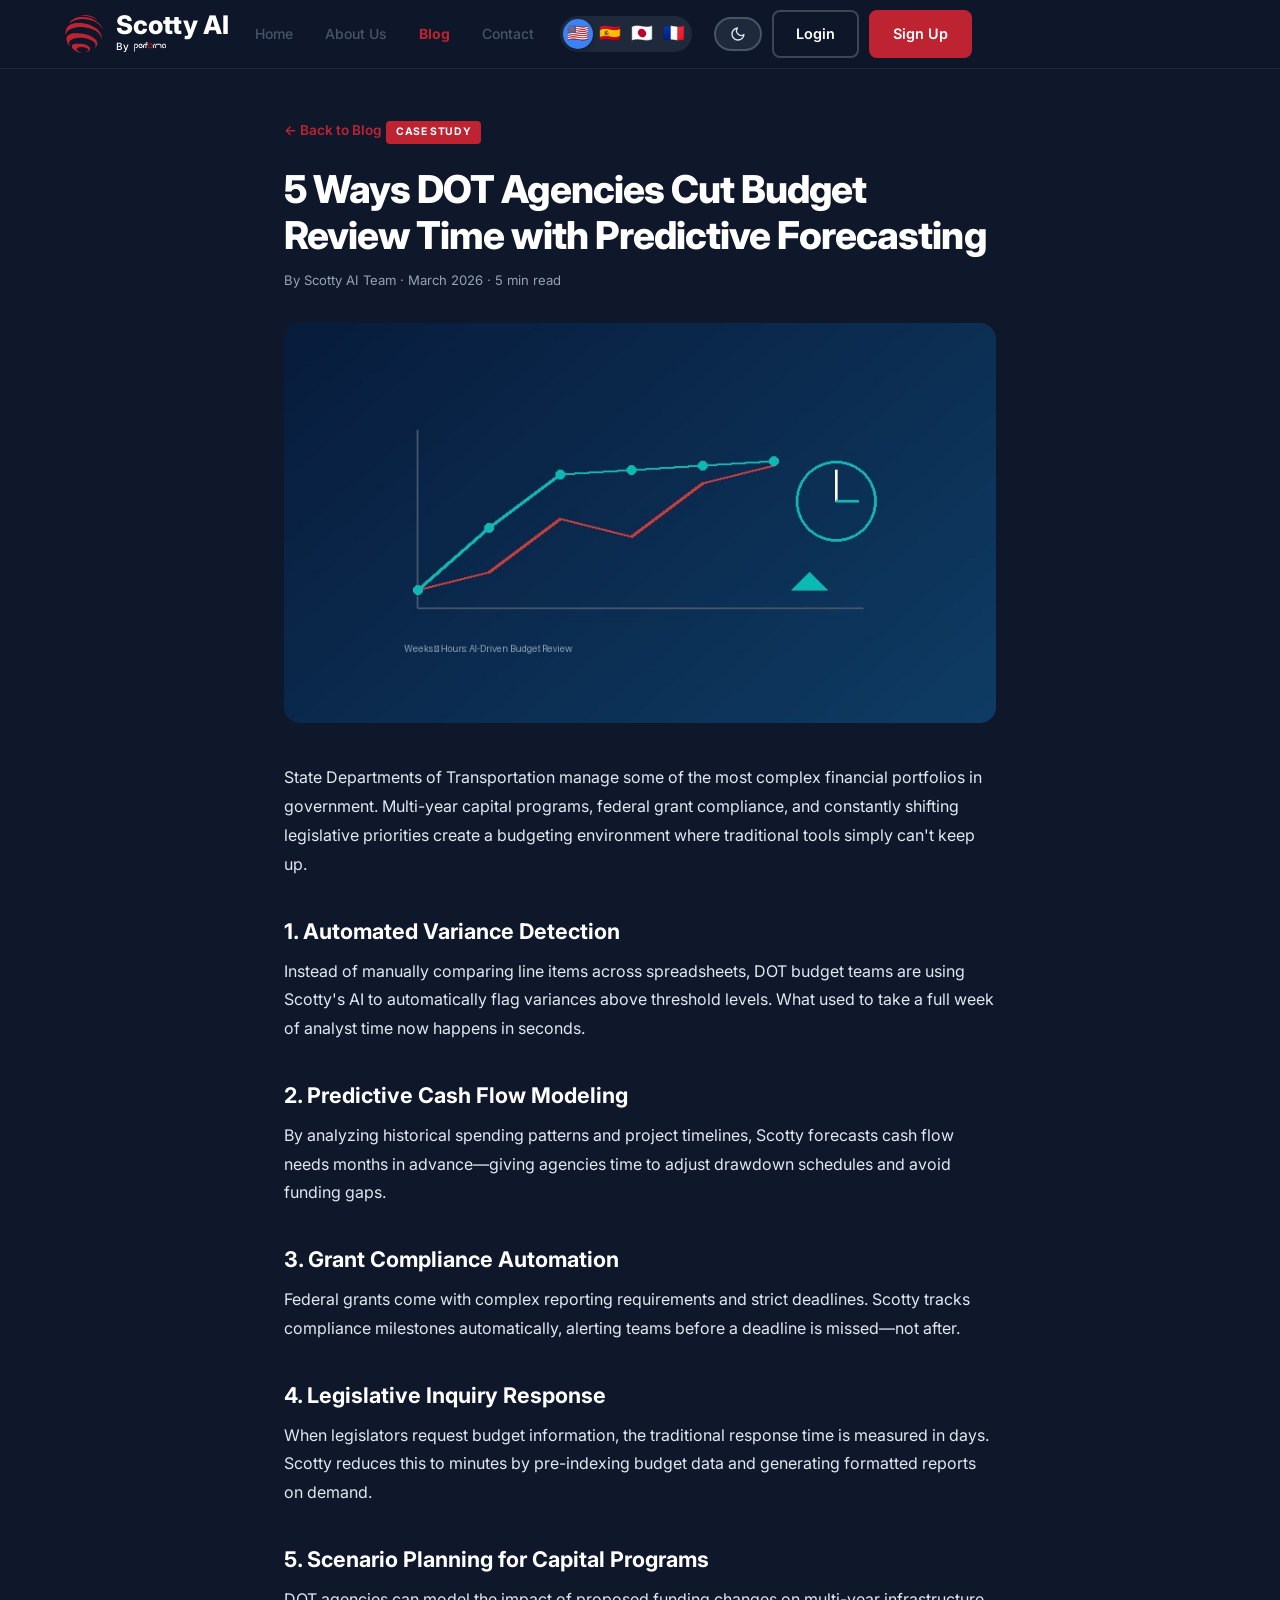
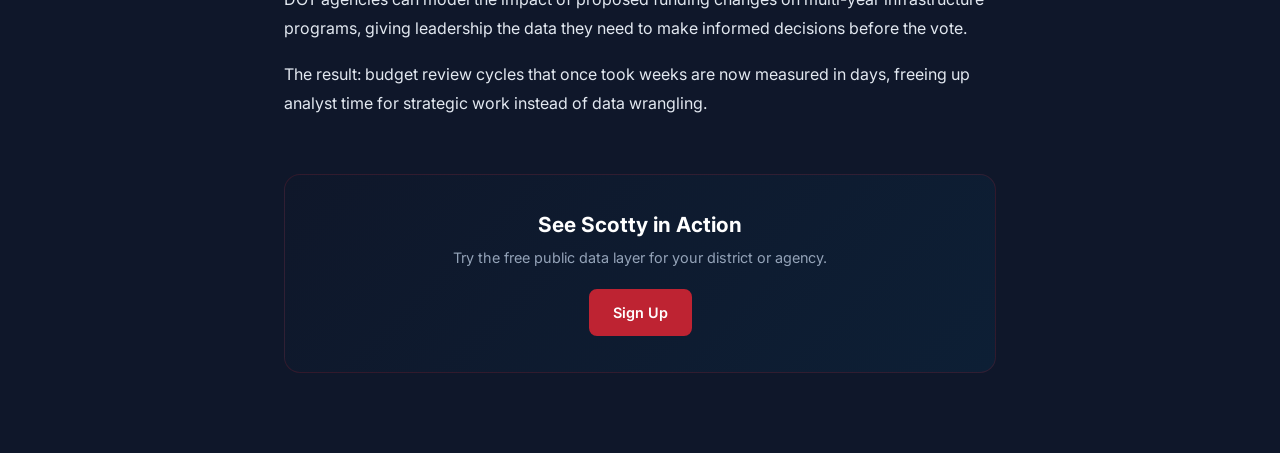
<file: dot-agencies-predictive-forecasting.html>
<!DOCTYPE html>
<html lang="en" data-theme="dark">
<head>
  <meta charset="UTF-8">
  <meta name="viewport" content="width=device-width, initial-scale=1.0">
  <title>5 Ways DOT Agencies Cut Budget Review Time with Predictive Forecasting &mdash; Scotty AI</title>
  <link rel="preconnect" href="https://fonts.googleapis.com">
  <link href="https://fonts.googleapis.com/css2?family=Inter:wght@400;500;600;700;800&display=swap" rel="stylesheet">
  <link rel="stylesheet" href="../styles.css">
  <link rel="stylesheet" href="../scotty-v2.css">
  <link rel="stylesheet" href="../scroll-animations.css">
  
</head>
<body>

<header class="site-header" id="site-header">
  <div class="header-inner">
    <div class="logo" style="display:flex; align-items:center; gap: 12px; text-decoration:none; color:inherit;">
      <a href="../index.html" style="display:flex; align-items:center; color:inherit; text-decoration:none;" aria-label="Scotty AI Home">
      <svg class="logo-icon" viewBox="0 0 512 512" width="40" height="40"><style>.st1{fill:#BE2332;}</style><g><defs><rect id="s1" x="101" y="376.5" width="234.1" height="120.7"/></defs><clipPath id="c1"><use xlink:href="#s1"/></clipPath><g clip-path="url(#c1)"><path class="st1" d="M319.6,475c-20.9,17.1-52.2,13.4-52.2,13.4c40.4-6.2,44.1-20.2,44.5-22.9c3.8-31.1-75.7-48.4-121.3-39.2c-8.9,1.8-16.4,4.5-21.9,8.4c-30.7,21.7,18.6,54.7,65.8,62.4c0,0-47.4-.6-99.1-37.2c-16.8-11.9-31.3-26.5-33.7-41.6c-3.7-22.8,22.5-35.9,58.4-40.1c45.7-5.3,107.1,3.8,142.9,26.2C341.6,428.6,342.5,456.4,319.6,475"/></g></g><path class="st1" d="M392.2,438.5c53.5-72.3-56.4-118.1-138.3-130c-44.8-6.5-85.3-4.7-117.2,3.1C74,326.8,43.9,365.1,77.1,409c0,0-41.8-31.9-43.8-88.6c-1.8-52.9,63.8-68.1,98.9-72.5c1.5-.2,2.9-.3,4.2-.5c106.1-11.4,222.1,27.5,270.9,81.8C458.7,386.3,393.6,436.9,392.2,438.5"/><path class="st1" d="M477.3,333.8c.9-16.1,2.4-46.1-26.3-79.7c-56.8-66.3-197.1-97.8-301.6-82.7c-69.1,10-122.5,40.5-125.8,94.8c0,0-13.8-82.1,42.3-120.5c28.5-19.5,68.9-29.6,113.5-31c91.6-2.9,200.7,30.5,260.2,92.2C503.6,273.5,477.3,333.8,477.3,333.8"/><path class="st1" d="M497.8,201.3C456.1,103.2,331.1,60.4,223.9,64c-64.6,2.2-122.7,21.2-152.1,55.1l.1-.1c0,0,17.6-44.9,90.2-70.5c27.4-9.7,60.8-13.2,96-10.7c61.3,4.4,127.9,27.5,177,69.5C494.6,158,497.8,201.3,497.8,201.3"/><path class="st1" d="M428,76.8C397.7,57.1,359.8,41.3,317.2,32c-12.9-2.8-25.7-4.9-38.2-6.3c-28.9-3.2-56.6-2.8-81.8.8c31.5-10.5,66.2-14.3,101.6-9.8c7,.9,14.1,2.1,21.1,3.6C362.6,29.5,399.5,49.7,428,76.8"/><path class="st1" d="M77.1,409c0,0-41.8-31.9-43.8-88.6c-1.8-52.9,63.8-68.1,98.9-72.5c-1.3,20.8,0,42.1,4.3,63.6C74,326.8,43.9,365.1,77.1,409"/><path class="st1" d="M23.5,266.2c0,0-13.8-82.1,42.3-120.5c28.5-19.5,68.9-29.6,113.5-31c-12,17.5-22.2,36.5-30,56.7C80.2,181.5,26.8,211.9,23.5,266.2"/><g><defs><rect id="s2" x="101" y="377.7" width="134.1" height="119.5"/></defs><clipPath id="c2"><use xlink:href="#s2"/></clipPath><g clip-path="url(#c2)"><path class="st1" d="M234.4,497.1c0,0-47.4-.6-99.1-37.2c-16.8-11.9-31.3-26.5-33.7-41.6c-3.7-22.8,22.5-35.9,58.4-40.1c8.2,16.1,18.3,32.2,30.5,48.1c-8.9,1.8-16.4,4.5-21.9,8.4C138,456.3,187.3,489.4,234.4,497.1"/></g></g><path class="st1" d="M258.1,37.8c-11.9,7.7-23.4,16.4-34.2,26.2c-64.6,2.2-122.7,21.2-152.1,55.1l.1-.1c0,0,17.6-44.9,90.2-70.5C189.6,38.8,223,35.3,258.1,37.8"/><path class="st1" d="M298.8,16.6c-6.7,2.7-13.3,5.7-19.8,9.1c-28.9-3.2-56.6-2.8-81.8.8C228.8,16,263.5,12.2,298.8,16.6"/></svg>
      </a>
      <div style="display:flex; flex-direction:column; align-items:flex-start; justify-content:center;">
        <a href="../index.html" style="color:inherit; text-decoration:none;"><span class="logo-text" style="line-height:0.85; font-size:1.6rem;">Scotty AI</span></a>
        <a href="https://theperformagroup.com/" target="_blank" style="font-size:10px;font-weight:500;color:#ffffff;letter-spacing:.04em;margin-top:-3px;display:inline-flex;align-items:center;text-decoration:none;"><span class="by-branding-text" style="transform:translateY(-1px); color:#ffffff;">By</span> <img src="../performa-logo.png" alt="Performa" class="performa-logo-header" style="height:10px; margin-left:4px; margin-right:0; filter:none;"></a>
      </div>
    <nav class="main-nav" id="main-nav">
      <a href="../index.html" class="nav-link">Home</a>
      <a href="../about.html" class="nav-link">About Us</a>
      <a href="index.html" class="nav-link" style="color:var(--red);font-weight:700;">Blog</a>
      <a href="../contact.html" class="nav-link">Contact</a>
    </nav>
    <div class="header-ctas">
            <div class="lang-switcher">
        <button class="lang-btn active" data-lang="en" aria-label="English">🇺🇸</button>
        <button class="lang-btn" data-lang="es" aria-label="Español">🇪🇸</button>
        <button class="lang-btn" data-lang="ja" aria-label="日本語">🇯🇵</button>
        <button class="lang-btn" data-lang="fr" aria-label="Français">🇫🇷</button>
      </div>
      <button class="theme-toggle" id="theme-toggle" aria-label="Toggle theme">
        <svg class="icon-sun" xmlns="http://www.w3.org/2000/svg" viewBox="0 0 24 24" fill="none" stroke="currentColor" stroke-width="2" stroke-linecap="round" stroke-linejoin="round"><circle cx="12" cy="12" r="5"/><line x1="12" y1="1" x2="12" y2="3"/><line x1="12" y1="21" x2="12" y2="23"/><line x1="4.22" y1="4.22" x2="5.64" y2="5.64"/><line x1="18.36" y1="18.36" x2="19.78" y2="19.78"/><line x1="1" y1="12" x2="3" y2="12"/><line x1="21" y1="12" x2="23" y2="12"/><line x1="4.22" y1="19.78" x2="5.64" y2="18.36"/><line x1="18.36" y1="5.64" x2="19.78" y2="4.22"/></svg>
        <svg class="icon-moon" xmlns="http://www.w3.org/2000/svg" viewBox="0 0 24 24" fill="none" stroke="currentColor" stroke-width="2" stroke-linecap="round" stroke-linejoin="round"><path d="M21 12.79A9 9 0 1 1 11.21 3 7 7 0 0 0 21 12.79z"/></svg>
      </button>
      <a href="#" class="btn btn-outline-light" data-i18n="nav-login">Login</a>
      <a href="../contact.html" class="btn btn-red" aria-label="Request a Trial" data-i18n="nav-try">Sign Up</a>
    </div>
    <button class="mobile-toggle" aria-label="Menu">
      <span></span><span></span><span></span>
    </button>
  </div>
</header>

<article class="blog-article-page">
  <a href="../index.html#blog" class="blog-back">&larr; Back to Blog</a>
  <span class="article-tag">Case Study</span>
  <h1>5 Ways DOT Agencies Cut Budget Review Time with Predictive Forecasting</h1>
  <div class="blog-meta">By Scotty AI Team &middot; March 2026 &middot; 5 min read</div>
  
  <img src="../blog-img-dot.jpg" class="blog-article-hero-img" alt="Feature Image">
  <div class="blog-body">
    <p>State Departments of Transportation manage some of the most complex financial portfolios in government. Multi-year capital programs, federal grant compliance, and constantly shifting legislative priorities create a budgeting environment where traditional tools simply can't keep up.</p>
<h2>1. Automated Variance Detection</h2>
<p>Instead of manually comparing line items across spreadsheets, DOT budget teams are using Scotty's AI to automatically flag variances above threshold levels. What used to take a full week of analyst time now happens in seconds.</p>
<h2>2. Predictive Cash Flow Modeling</h2>
<p>By analyzing historical spending patterns and project timelines, Scotty forecasts cash flow needs months in advance&mdash;giving agencies time to adjust drawdown schedules and avoid funding gaps.</p>
<h2>3. Grant Compliance Automation</h2>
<p>Federal grants come with complex reporting requirements and strict deadlines. Scotty tracks compliance milestones automatically, alerting teams before a deadline is missed&mdash;not after.</p>
<h2>4. Legislative Inquiry Response</h2>
<p>When legislators request budget information, the traditional response time is measured in days. Scotty reduces this to minutes by pre-indexing budget data and generating formatted reports on demand.</p>
<h2>5. Scenario Planning for Capital Programs</h2>
<p>DOT agencies can model the impact of proposed funding changes on multi-year infrastructure programs, giving leadership the data they need to make informed decisions before the vote.</p>
<p>The result: budget review cycles that once took weeks are now measured in days, freeing up analyst time for strategic work instead of data wrangling.</p>
  </div>
  <div class="blog-cta">
    <h3>See Scotty in Action</h3>
    <p>Try the free public data layer for your district or agency.</p>
    <a href="../index.html#hero" class="btn btn-red">Sign Up</a>
  </div>
</article>

<script src="../script.js"></script>
<script src="../lang.js"></script>
<script src="../scroll-animations.js"></script>
</body>
</html>
</file>
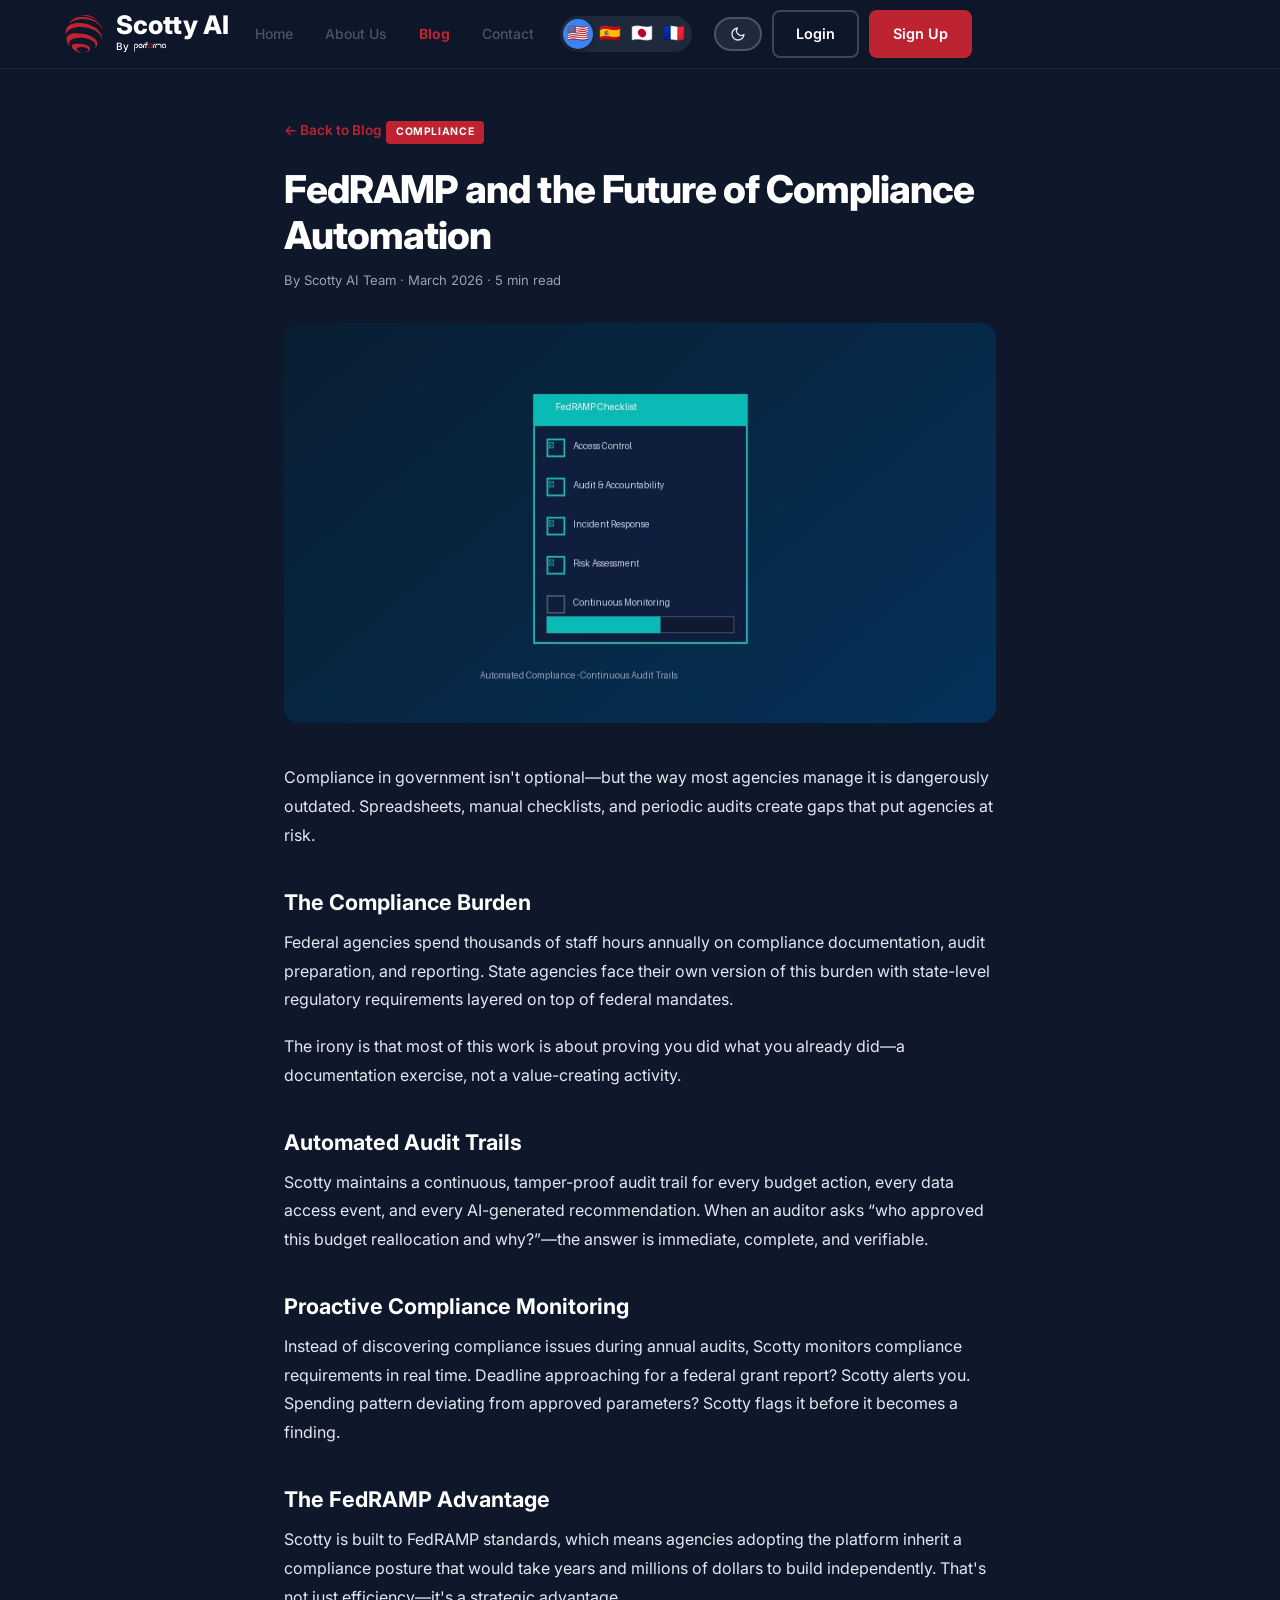
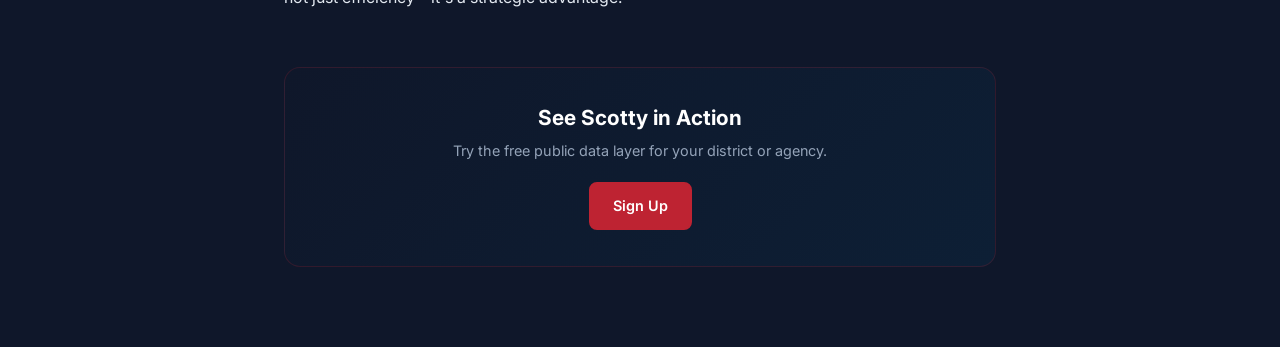
<file: fedramp-compliance-automation.html>
<!DOCTYPE html>
<html lang="en" data-theme="dark">
<head>
  <meta charset="UTF-8">
  <meta name="viewport" content="width=device-width, initial-scale=1.0">
  <title>FedRAMP and the Future of Compliance Automation &mdash; Scotty AI</title>
  <link rel="preconnect" href="https://fonts.googleapis.com">
  <link href="https://fonts.googleapis.com/css2?family=Inter:wght@400;500;600;700;800&display=swap" rel="stylesheet">
  <link rel="stylesheet" href="../styles.css">
  <link rel="stylesheet" href="../scotty-v2.css">
  <link rel="stylesheet" href="../scroll-animations.css">
  
</head>
<body>

<header class="site-header" id="site-header">
  <div class="header-inner">
    <div class="logo" style="display:flex; align-items:center; gap: 12px; text-decoration:none; color:inherit;">
      <a href="../index.html" style="display:flex; align-items:center; color:inherit; text-decoration:none;" aria-label="Scotty AI Home">
      <svg class="logo-icon" viewBox="0 0 512 512" width="40" height="40"><style>.st1{fill:#BE2332;}</style><g><defs><rect id="s1" x="101" y="376.5" width="234.1" height="120.7"/></defs><clipPath id="c1"><use xlink:href="#s1"/></clipPath><g clip-path="url(#c1)"><path class="st1" d="M319.6,475c-20.9,17.1-52.2,13.4-52.2,13.4c40.4-6.2,44.1-20.2,44.5-22.9c3.8-31.1-75.7-48.4-121.3-39.2c-8.9,1.8-16.4,4.5-21.9,8.4c-30.7,21.7,18.6,54.7,65.8,62.4c0,0-47.4-.6-99.1-37.2c-16.8-11.9-31.3-26.5-33.7-41.6c-3.7-22.8,22.5-35.9,58.4-40.1c45.7-5.3,107.1,3.8,142.9,26.2C341.6,428.6,342.5,456.4,319.6,475"/></g></g><path class="st1" d="M392.2,438.5c53.5-72.3-56.4-118.1-138.3-130c-44.8-6.5-85.3-4.7-117.2,3.1C74,326.8,43.9,365.1,77.1,409c0,0-41.8-31.9-43.8-88.6c-1.8-52.9,63.8-68.1,98.9-72.5c1.5-.2,2.9-.3,4.2-.5c106.1-11.4,222.1,27.5,270.9,81.8C458.7,386.3,393.6,436.9,392.2,438.5"/><path class="st1" d="M477.3,333.8c.9-16.1,2.4-46.1-26.3-79.7c-56.8-66.3-197.1-97.8-301.6-82.7c-69.1,10-122.5,40.5-125.8,94.8c0,0-13.8-82.1,42.3-120.5c28.5-19.5,68.9-29.6,113.5-31c91.6-2.9,200.7,30.5,260.2,92.2C503.6,273.5,477.3,333.8,477.3,333.8"/><path class="st1" d="M497.8,201.3C456.1,103.2,331.1,60.4,223.9,64c-64.6,2.2-122.7,21.2-152.1,55.1l.1-.1c0,0,17.6-44.9,90.2-70.5c27.4-9.7,60.8-13.2,96-10.7c61.3,4.4,127.9,27.5,177,69.5C494.6,158,497.8,201.3,497.8,201.3"/><path class="st1" d="M428,76.8C397.7,57.1,359.8,41.3,317.2,32c-12.9-2.8-25.7-4.9-38.2-6.3c-28.9-3.2-56.6-2.8-81.8.8c31.5-10.5,66.2-14.3,101.6-9.8c7,.9,14.1,2.1,21.1,3.6C362.6,29.5,399.5,49.7,428,76.8"/><path class="st1" d="M77.1,409c0,0-41.8-31.9-43.8-88.6c-1.8-52.9,63.8-68.1,98.9-72.5c-1.3,20.8,0,42.1,4.3,63.6C74,326.8,43.9,365.1,77.1,409"/><path class="st1" d="M23.5,266.2c0,0-13.8-82.1,42.3-120.5c28.5-19.5,68.9-29.6,113.5-31c-12,17.5-22.2,36.5-30,56.7C80.2,181.5,26.8,211.9,23.5,266.2"/><g><defs><rect id="s2" x="101" y="377.7" width="134.1" height="119.5"/></defs><clipPath id="c2"><use xlink:href="#s2"/></clipPath><g clip-path="url(#c2)"><path class="st1" d="M234.4,497.1c0,0-47.4-.6-99.1-37.2c-16.8-11.9-31.3-26.5-33.7-41.6c-3.7-22.8,22.5-35.9,58.4-40.1c8.2,16.1,18.3,32.2,30.5,48.1c-8.9,1.8-16.4,4.5-21.9,8.4C138,456.3,187.3,489.4,234.4,497.1"/></g></g><path class="st1" d="M258.1,37.8c-11.9,7.7-23.4,16.4-34.2,26.2c-64.6,2.2-122.7,21.2-152.1,55.1l.1-.1c0,0,17.6-44.9,90.2-70.5C189.6,38.8,223,35.3,258.1,37.8"/><path class="st1" d="M298.8,16.6c-6.7,2.7-13.3,5.7-19.8,9.1c-28.9-3.2-56.6-2.8-81.8.8C228.8,16,263.5,12.2,298.8,16.6"/></svg>
      </a>
      <div style="display:flex; flex-direction:column; align-items:flex-start; justify-content:center;">
        <a href="../index.html" style="color:inherit; text-decoration:none;"><span class="logo-text" style="line-height:0.85; font-size:1.6rem;">Scotty AI</span></a>
        <a href="https://theperformagroup.com/" target="_blank" style="font-size:10px;font-weight:500;color:#ffffff;letter-spacing:.04em;margin-top:-3px;display:inline-flex;align-items:center;text-decoration:none;"><span class="by-branding-text" style="transform:translateY(-1px); color:#ffffff;">By</span> <img src="../performa-logo.png" alt="Performa" class="performa-logo-header" style="height:10px; margin-left:4px; margin-right:0; filter:none;"></a>
      </div>
    <nav class="main-nav" id="main-nav">
      <a href="../index.html" class="nav-link">Home</a>
      <a href="../about.html" class="nav-link">About Us</a>
      <a href="index.html" class="nav-link" style="color:var(--red);font-weight:700;">Blog</a>
      <a href="../contact.html" class="nav-link">Contact</a>
    </nav>
    <div class="header-ctas">
            <div class="lang-switcher">
        <button class="lang-btn active" data-lang="en" aria-label="English">🇺🇸</button>
        <button class="lang-btn" data-lang="es" aria-label="Español">🇪🇸</button>
        <button class="lang-btn" data-lang="ja" aria-label="日本語">🇯🇵</button>
        <button class="lang-btn" data-lang="fr" aria-label="Français">🇫🇷</button>
      </div>
      <button class="theme-toggle" id="theme-toggle" aria-label="Toggle theme">
        <svg class="icon-sun" xmlns="http://www.w3.org/2000/svg" viewBox="0 0 24 24" fill="none" stroke="currentColor" stroke-width="2" stroke-linecap="round" stroke-linejoin="round"><circle cx="12" cy="12" r="5"/><line x1="12" y1="1" x2="12" y2="3"/><line x1="12" y1="21" x2="12" y2="23"/><line x1="4.22" y1="4.22" x2="5.64" y2="5.64"/><line x1="18.36" y1="18.36" x2="19.78" y2="19.78"/><line x1="1" y1="12" x2="3" y2="12"/><line x1="21" y1="12" x2="23" y2="12"/><line x1="4.22" y1="19.78" x2="5.64" y2="18.36"/><line x1="18.36" y1="5.64" x2="19.78" y2="4.22"/></svg>
        <svg class="icon-moon" xmlns="http://www.w3.org/2000/svg" viewBox="0 0 24 24" fill="none" stroke="currentColor" stroke-width="2" stroke-linecap="round" stroke-linejoin="round"><path d="M21 12.79A9 9 0 1 1 11.21 3 7 7 0 0 0 21 12.79z"/></svg>
      </button>
      <a href="#" class="btn btn-outline-light" data-i18n="nav-login">Login</a>
      <a href="../contact.html" class="btn btn-red" aria-label="Request a Trial" data-i18n="nav-try">Sign Up</a>
    </div>
    <button class="mobile-toggle" aria-label="Menu">
      <span></span><span></span><span></span>
    </button>
  </div>
</header>

<article class="blog-article-page">
  <a href="../index.html#blog" class="blog-back">&larr; Back to Blog</a>
  <span class="article-tag">Compliance</span>
  <h1>FedRAMP and the Future of Compliance Automation</h1>
  <div class="blog-meta">By Scotty AI Team &middot; March 2026 &middot; 5 min read</div>
  
  <img src="../blog-img-fedramp.jpg" class="blog-article-hero-img" alt="Feature Image">
  <div class="blog-body">
    <p>Compliance in government isn't optional&mdash;but the way most agencies manage it is dangerously outdated. Spreadsheets, manual checklists, and periodic audits create gaps that put agencies at risk.</p>
<h2>The Compliance Burden</h2>
<p>Federal agencies spend thousands of staff hours annually on compliance documentation, audit preparation, and reporting. State agencies face their own version of this burden with state-level regulatory requirements layered on top of federal mandates.</p>
<p>The irony is that most of this work is about proving you did what you already did&mdash;a documentation exercise, not a value-creating activity.</p>
<h2>Automated Audit Trails</h2>
<p>Scotty maintains a continuous, tamper-proof audit trail for every budget action, every data access event, and every AI-generated recommendation. When an auditor asks &ldquo;who approved this budget reallocation and why?&rdquo;&mdash;the answer is immediate, complete, and verifiable.</p>
<h2>Proactive Compliance Monitoring</h2>
<p>Instead of discovering compliance issues during annual audits, Scotty monitors compliance requirements in real time. Deadline approaching for a federal grant report? Scotty alerts you. Spending pattern deviating from approved parameters? Scotty flags it before it becomes a finding.</p>
<h2>The FedRAMP Advantage</h2>
<p>Scotty is built to FedRAMP standards, which means agencies adopting the platform inherit a compliance posture that would take years and millions of dollars to build independently. That's not just efficiency&mdash;it's a strategic advantage.</p>
  </div>
  <div class="blog-cta">
    <h3>See Scotty in Action</h3>
    <p>Try the free public data layer for your district or agency.</p>
    <a href="../index.html#hero" class="btn btn-red">Sign Up</a>
  </div>
</article>

<script src="../script.js"></script>
<script src="../lang.js"></script>
<script src="../scroll-animations.js"></script>
</body>
</html>
</file>
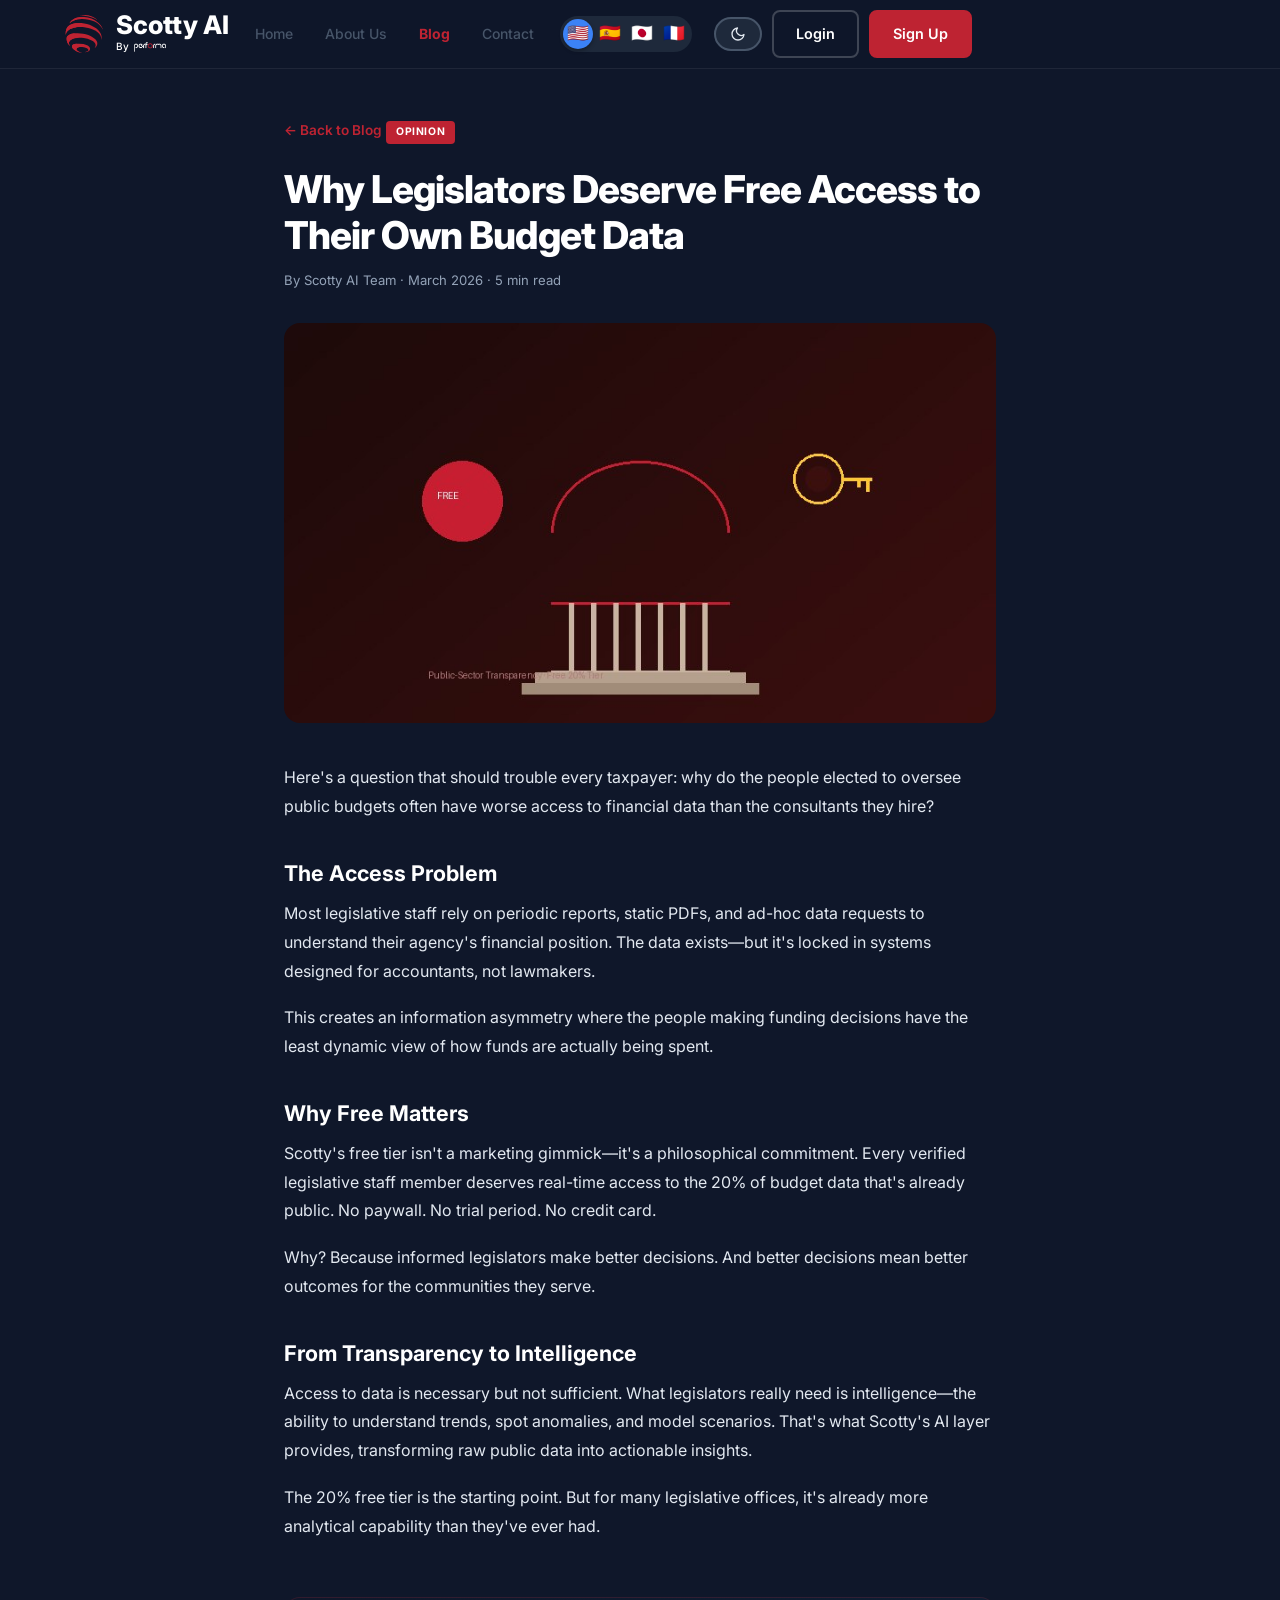
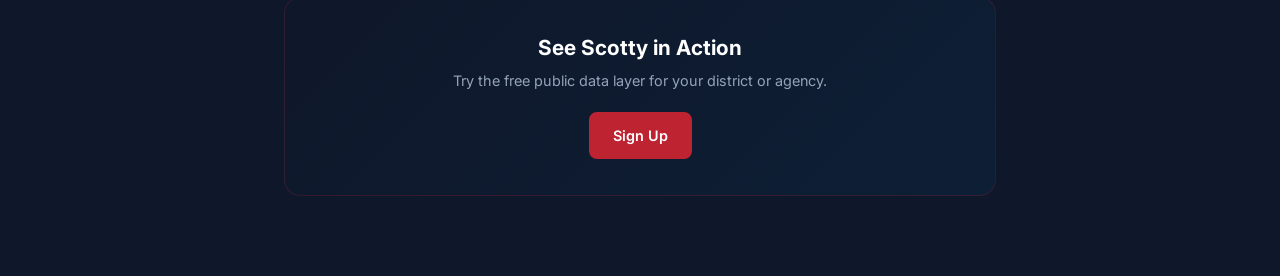
<file: legislators-free-access-budget-data.html>
<!DOCTYPE html>
<html lang="en" data-theme="dark">
<head>
  <meta charset="UTF-8">
  <meta name="viewport" content="width=device-width, initial-scale=1.0">
  <title>Why Legislators Deserve Free Access to Their Own Budget Data &mdash; Scotty AI</title>
  <link rel="preconnect" href="https://fonts.googleapis.com">
  <link href="https://fonts.googleapis.com/css2?family=Inter:wght@400;500;600;700;800&display=swap" rel="stylesheet">
  <link rel="stylesheet" href="../styles.css">
  <link rel="stylesheet" href="../scotty-v2.css">
  <link rel="stylesheet" href="../scroll-animations.css">
  
</head>
<body>

<header class="site-header" id="site-header">
  <div class="header-inner">
    <div class="logo" style="display:flex; align-items:center; gap: 12px; text-decoration:none; color:inherit;">
      <a href="../index.html" style="display:flex; align-items:center; color:inherit; text-decoration:none;" aria-label="Scotty AI Home">
      <svg class="logo-icon" viewBox="0 0 512 512" width="40" height="40"><style>.st1{fill:#BE2332;}</style><g><defs><rect id="s1" x="101" y="376.5" width="234.1" height="120.7"/></defs><clipPath id="c1"><use xlink:href="#s1"/></clipPath><g clip-path="url(#c1)"><path class="st1" d="M319.6,475c-20.9,17.1-52.2,13.4-52.2,13.4c40.4-6.2,44.1-20.2,44.5-22.9c3.8-31.1-75.7-48.4-121.3-39.2c-8.9,1.8-16.4,4.5-21.9,8.4c-30.7,21.7,18.6,54.7,65.8,62.4c0,0-47.4-.6-99.1-37.2c-16.8-11.9-31.3-26.5-33.7-41.6c-3.7-22.8,22.5-35.9,58.4-40.1c45.7-5.3,107.1,3.8,142.9,26.2C341.6,428.6,342.5,456.4,319.6,475"/></g></g><path class="st1" d="M392.2,438.5c53.5-72.3-56.4-118.1-138.3-130c-44.8-6.5-85.3-4.7-117.2,3.1C74,326.8,43.9,365.1,77.1,409c0,0-41.8-31.9-43.8-88.6c-1.8-52.9,63.8-68.1,98.9-72.5c1.5-.2,2.9-.3,4.2-.5c106.1-11.4,222.1,27.5,270.9,81.8C458.7,386.3,393.6,436.9,392.2,438.5"/><path class="st1" d="M477.3,333.8c.9-16.1,2.4-46.1-26.3-79.7c-56.8-66.3-197.1-97.8-301.6-82.7c-69.1,10-122.5,40.5-125.8,94.8c0,0-13.8-82.1,42.3-120.5c28.5-19.5,68.9-29.6,113.5-31c91.6-2.9,200.7,30.5,260.2,92.2C503.6,273.5,477.3,333.8,477.3,333.8"/><path class="st1" d="M497.8,201.3C456.1,103.2,331.1,60.4,223.9,64c-64.6,2.2-122.7,21.2-152.1,55.1l.1-.1c0,0,17.6-44.9,90.2-70.5c27.4-9.7,60.8-13.2,96-10.7c61.3,4.4,127.9,27.5,177,69.5C494.6,158,497.8,201.3,497.8,201.3"/><path class="st1" d="M428,76.8C397.7,57.1,359.8,41.3,317.2,32c-12.9-2.8-25.7-4.9-38.2-6.3c-28.9-3.2-56.6-2.8-81.8.8c31.5-10.5,66.2-14.3,101.6-9.8c7,.9,14.1,2.1,21.1,3.6C362.6,29.5,399.5,49.7,428,76.8"/><path class="st1" d="M77.1,409c0,0-41.8-31.9-43.8-88.6c-1.8-52.9,63.8-68.1,98.9-72.5c-1.3,20.8,0,42.1,4.3,63.6C74,326.8,43.9,365.1,77.1,409"/><path class="st1" d="M23.5,266.2c0,0-13.8-82.1,42.3-120.5c28.5-19.5,68.9-29.6,113.5-31c-12,17.5-22.2,36.5-30,56.7C80.2,181.5,26.8,211.9,23.5,266.2"/><g><defs><rect id="s2" x="101" y="377.7" width="134.1" height="119.5"/></defs><clipPath id="c2"><use xlink:href="#s2"/></clipPath><g clip-path="url(#c2)"><path class="st1" d="M234.4,497.1c0,0-47.4-.6-99.1-37.2c-16.8-11.9-31.3-26.5-33.7-41.6c-3.7-22.8,22.5-35.9,58.4-40.1c8.2,16.1,18.3,32.2,30.5,48.1c-8.9,1.8-16.4,4.5-21.9,8.4C138,456.3,187.3,489.4,234.4,497.1"/></g></g><path class="st1" d="M258.1,37.8c-11.9,7.7-23.4,16.4-34.2,26.2c-64.6,2.2-122.7,21.2-152.1,55.1l.1-.1c0,0,17.6-44.9,90.2-70.5C189.6,38.8,223,35.3,258.1,37.8"/><path class="st1" d="M298.8,16.6c-6.7,2.7-13.3,5.7-19.8,9.1c-28.9-3.2-56.6-2.8-81.8.8C228.8,16,263.5,12.2,298.8,16.6"/></svg>
      </a>
      <div style="display:flex; flex-direction:column; align-items:flex-start; justify-content:center;">
        <a href="../index.html" style="color:inherit; text-decoration:none;"><span class="logo-text" style="line-height:0.85; font-size:1.6rem;">Scotty AI</span></a>
        <a href="https://theperformagroup.com/" target="_blank" style="font-size:10px;font-weight:500;color:#ffffff;letter-spacing:.04em;margin-top:-3px;display:inline-flex;align-items:center;text-decoration:none;"><span class="by-branding-text" style="transform:translateY(-1px); color:#ffffff;">By</span> <img src="../performa-logo.png" alt="Performa" class="performa-logo-header" style="height:10px; margin-left:4px; margin-right:0; filter:none;"></a>
      </div>
    <nav class="main-nav" id="main-nav">
      <a href="../index.html" class="nav-link">Home</a>
      <a href="../about.html" class="nav-link">About Us</a>
      <a href="index.html" class="nav-link" style="color:var(--red);font-weight:700;">Blog</a>
      <a href="../contact.html" class="nav-link">Contact</a>
    </nav>
    <div class="header-ctas">
            <div class="lang-switcher">
        <button class="lang-btn active" data-lang="en" aria-label="English">🇺🇸</button>
        <button class="lang-btn" data-lang="es" aria-label="Español">🇪🇸</button>
        <button class="lang-btn" data-lang="ja" aria-label="日本語">🇯🇵</button>
        <button class="lang-btn" data-lang="fr" aria-label="Français">🇫🇷</button>
      </div>
      <button class="theme-toggle" id="theme-toggle" aria-label="Toggle theme">
        <svg class="icon-sun" xmlns="http://www.w3.org/2000/svg" viewBox="0 0 24 24" fill="none" stroke="currentColor" stroke-width="2" stroke-linecap="round" stroke-linejoin="round"><circle cx="12" cy="12" r="5"/><line x1="12" y1="1" x2="12" y2="3"/><line x1="12" y1="21" x2="12" y2="23"/><line x1="4.22" y1="4.22" x2="5.64" y2="5.64"/><line x1="18.36" y1="18.36" x2="19.78" y2="19.78"/><line x1="1" y1="12" x2="3" y2="12"/><line x1="21" y1="12" x2="23" y2="12"/><line x1="4.22" y1="19.78" x2="5.64" y2="18.36"/><line x1="18.36" y1="5.64" x2="19.78" y2="4.22"/></svg>
        <svg class="icon-moon" xmlns="http://www.w3.org/2000/svg" viewBox="0 0 24 24" fill="none" stroke="currentColor" stroke-width="2" stroke-linecap="round" stroke-linejoin="round"><path d="M21 12.79A9 9 0 1 1 11.21 3 7 7 0 0 0 21 12.79z"/></svg>
      </button>
      <a href="#" class="btn btn-outline-light" data-i18n="nav-login">Login</a>
      <a href="../contact.html" class="btn btn-red" aria-label="Request a Trial" data-i18n="nav-try">Sign Up</a>
    </div>
    <button class="mobile-toggle" aria-label="Menu">
      <span></span><span></span><span></span>
    </button>
  </div>
</header>

<article class="blog-article-page">
  <a href="../index.html#blog" class="blog-back">&larr; Back to Blog</a>
  <span class="article-tag">Opinion</span>
  <h1>Why Legislators Deserve Free Access to Their Own Budget Data</h1>
  <div class="blog-meta">By Scotty AI Team &middot; March 2026 &middot; 5 min read</div>
  
  <img src="../blog-img-legislators.jpg" class="blog-article-hero-img" alt="Feature Image">
  <div class="blog-body">
    <p>Here's a question that should trouble every taxpayer: why do the people elected to oversee public budgets often have worse access to financial data than the consultants they hire?</p>
<h2>The Access Problem</h2>
<p>Most legislative staff rely on periodic reports, static PDFs, and ad-hoc data requests to understand their agency's financial position. The data exists&mdash;but it's locked in systems designed for accountants, not lawmakers.</p>
<p>This creates an information asymmetry where the people making funding decisions have the least dynamic view of how funds are actually being spent.</p>
<h2>Why Free Matters</h2>
<p>Scotty's free tier isn't a marketing gimmick&mdash;it's a philosophical commitment. Every verified legislative staff member deserves real-time access to the 20% of budget data that's already public. No paywall. No trial period. No credit card.</p>
<p>Why? Because informed legislators make better decisions. And better decisions mean better outcomes for the communities they serve.</p>
<h2>From Transparency to Intelligence</h2>
<p>Access to data is necessary but not sufficient. What legislators really need is intelligence&mdash;the ability to understand trends, spot anomalies, and model scenarios. That's what Scotty's AI layer provides, transforming raw public data into actionable insights.</p>
<p>The 20% free tier is the starting point. But for many legislative offices, it's already more analytical capability than they've ever had.</p>
  </div>
  <div class="blog-cta">
    <h3>See Scotty in Action</h3>
    <p>Try the free public data layer for your district or agency.</p>
    <a href="../index.html#hero" class="btn btn-red">Sign Up</a>
  </div>
</article>

<script src="../script.js"></script>
<script src="../lang.js"></script>
<script src="../scroll-animations.js"></script>
</body>
</html>
</file>
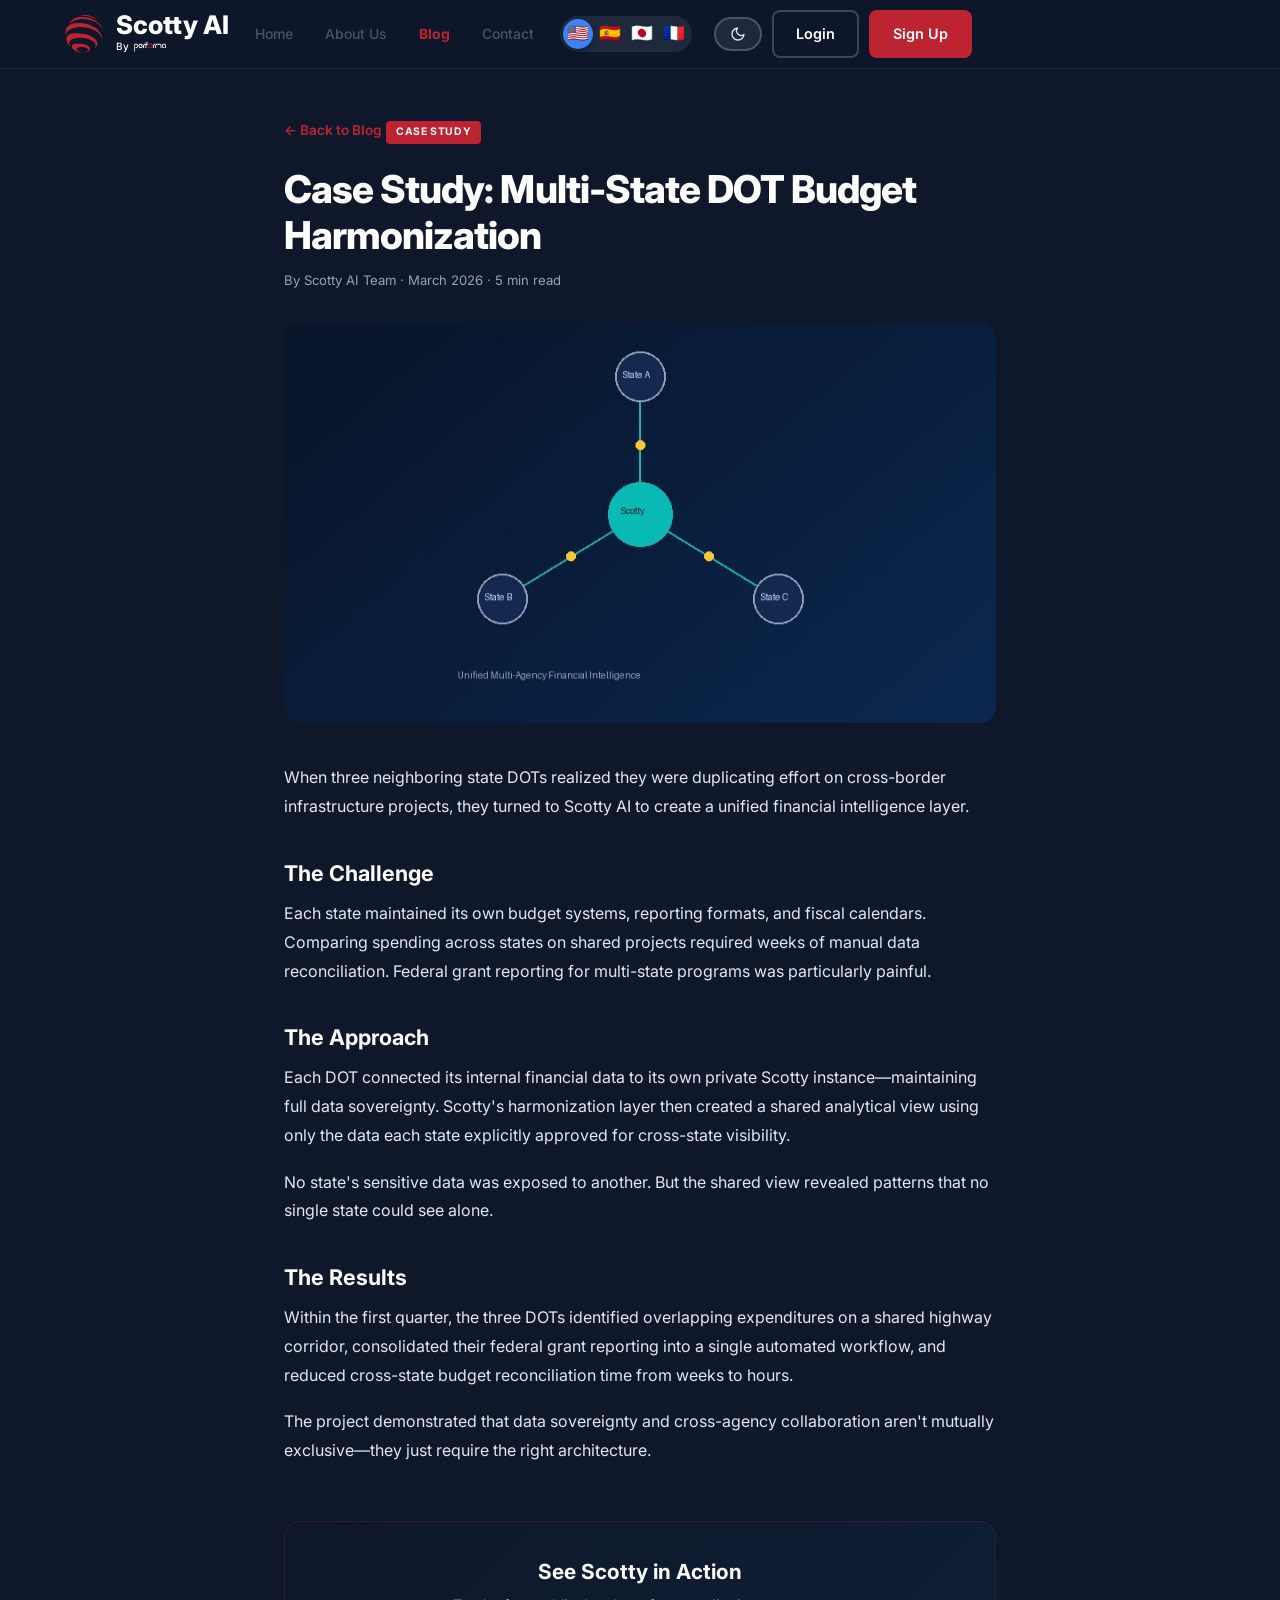
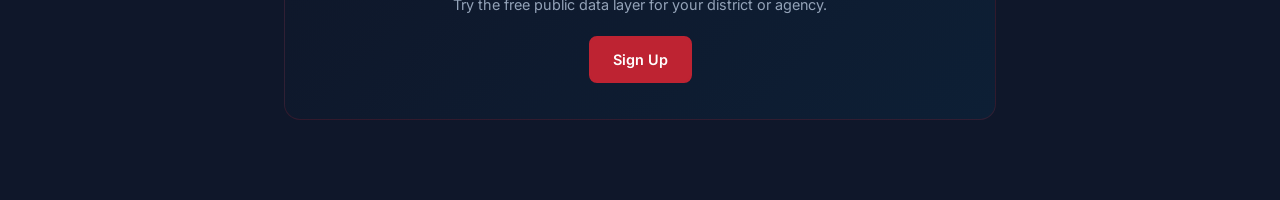
<file: multi-state-dot-budget-harmonization.html>
<!DOCTYPE html>
<html lang="en" data-theme="dark">
<head>
  <meta charset="UTF-8">
  <meta name="viewport" content="width=device-width, initial-scale=1.0">
  <title>Case Study: Multi-State DOT Budget Harmonization &mdash; Scotty AI</title>
  <link rel="preconnect" href="https://fonts.googleapis.com">
  <link href="https://fonts.googleapis.com/css2?family=Inter:wght@400;500;600;700;800&display=swap" rel="stylesheet">
  <link rel="stylesheet" href="../styles.css">
  <link rel="stylesheet" href="../scotty-v2.css">
  <link rel="stylesheet" href="../scroll-animations.css">
  
</head>
<body>

<header class="site-header" id="site-header">
  <div class="header-inner">
    <div class="logo" style="display:flex; align-items:center; gap: 12px; text-decoration:none; color:inherit;">
      <a href="../index.html" style="display:flex; align-items:center; color:inherit; text-decoration:none;" aria-label="Scotty AI Home">
      <svg class="logo-icon" viewBox="0 0 512 512" width="40" height="40"><style>.st1{fill:#BE2332;}</style><g><defs><rect id="s1" x="101" y="376.5" width="234.1" height="120.7"/></defs><clipPath id="c1"><use xlink:href="#s1"/></clipPath><g clip-path="url(#c1)"><path class="st1" d="M319.6,475c-20.9,17.1-52.2,13.4-52.2,13.4c40.4-6.2,44.1-20.2,44.5-22.9c3.8-31.1-75.7-48.4-121.3-39.2c-8.9,1.8-16.4,4.5-21.9,8.4c-30.7,21.7,18.6,54.7,65.8,62.4c0,0-47.4-.6-99.1-37.2c-16.8-11.9-31.3-26.5-33.7-41.6c-3.7-22.8,22.5-35.9,58.4-40.1c45.7-5.3,107.1,3.8,142.9,26.2C341.6,428.6,342.5,456.4,319.6,475"/></g></g><path class="st1" d="M392.2,438.5c53.5-72.3-56.4-118.1-138.3-130c-44.8-6.5-85.3-4.7-117.2,3.1C74,326.8,43.9,365.1,77.1,409c0,0-41.8-31.9-43.8-88.6c-1.8-52.9,63.8-68.1,98.9-72.5c1.5-.2,2.9-.3,4.2-.5c106.1-11.4,222.1,27.5,270.9,81.8C458.7,386.3,393.6,436.9,392.2,438.5"/><path class="st1" d="M477.3,333.8c.9-16.1,2.4-46.1-26.3-79.7c-56.8-66.3-197.1-97.8-301.6-82.7c-69.1,10-122.5,40.5-125.8,94.8c0,0-13.8-82.1,42.3-120.5c28.5-19.5,68.9-29.6,113.5-31c91.6-2.9,200.7,30.5,260.2,92.2C503.6,273.5,477.3,333.8,477.3,333.8"/><path class="st1" d="M497.8,201.3C456.1,103.2,331.1,60.4,223.9,64c-64.6,2.2-122.7,21.2-152.1,55.1l.1-.1c0,0,17.6-44.9,90.2-70.5c27.4-9.7,60.8-13.2,96-10.7c61.3,4.4,127.9,27.5,177,69.5C494.6,158,497.8,201.3,497.8,201.3"/><path class="st1" d="M428,76.8C397.7,57.1,359.8,41.3,317.2,32c-12.9-2.8-25.7-4.9-38.2-6.3c-28.9-3.2-56.6-2.8-81.8.8c31.5-10.5,66.2-14.3,101.6-9.8c7,.9,14.1,2.1,21.1,3.6C362.6,29.5,399.5,49.7,428,76.8"/><path class="st1" d="M77.1,409c0,0-41.8-31.9-43.8-88.6c-1.8-52.9,63.8-68.1,98.9-72.5c-1.3,20.8,0,42.1,4.3,63.6C74,326.8,43.9,365.1,77.1,409"/><path class="st1" d="M23.5,266.2c0,0-13.8-82.1,42.3-120.5c28.5-19.5,68.9-29.6,113.5-31c-12,17.5-22.2,36.5-30,56.7C80.2,181.5,26.8,211.9,23.5,266.2"/><g><defs><rect id="s2" x="101" y="377.7" width="134.1" height="119.5"/></defs><clipPath id="c2"><use xlink:href="#s2"/></clipPath><g clip-path="url(#c2)"><path class="st1" d="M234.4,497.1c0,0-47.4-.6-99.1-37.2c-16.8-11.9-31.3-26.5-33.7-41.6c-3.7-22.8,22.5-35.9,58.4-40.1c8.2,16.1,18.3,32.2,30.5,48.1c-8.9,1.8-16.4,4.5-21.9,8.4C138,456.3,187.3,489.4,234.4,497.1"/></g></g><path class="st1" d="M258.1,37.8c-11.9,7.7-23.4,16.4-34.2,26.2c-64.6,2.2-122.7,21.2-152.1,55.1l.1-.1c0,0,17.6-44.9,90.2-70.5C189.6,38.8,223,35.3,258.1,37.8"/><path class="st1" d="M298.8,16.6c-6.7,2.7-13.3,5.7-19.8,9.1c-28.9-3.2-56.6-2.8-81.8.8C228.8,16,263.5,12.2,298.8,16.6"/></svg>
      </a>
      <div style="display:flex; flex-direction:column; align-items:flex-start; justify-content:center;">
        <a href="../index.html" style="color:inherit; text-decoration:none;"><span class="logo-text" style="line-height:0.85; font-size:1.6rem;">Scotty AI</span></a>
        <a href="https://theperformagroup.com/" target="_blank" style="font-size:10px;font-weight:500;color:#ffffff;letter-spacing:.04em;margin-top:-3px;display:inline-flex;align-items:center;text-decoration:none;"><span class="by-branding-text" style="transform:translateY(-1px); color:#ffffff;">By</span> <img src="../performa-logo.png" alt="Performa" class="performa-logo-header" style="height:10px; margin-left:4px; margin-right:0; filter:none;"></a>
      </div>
    <nav class="main-nav" id="main-nav">
      <a href="../index.html" class="nav-link">Home</a>
      <a href="../about.html" class="nav-link">About Us</a>
      <a href="index.html" class="nav-link" style="color:var(--red);font-weight:700;">Blog</a>
      <a href="../contact.html" class="nav-link">Contact</a>
    </nav>
    <div class="header-ctas">
            <div class="lang-switcher">
        <button class="lang-btn active" data-lang="en" aria-label="English">🇺🇸</button>
        <button class="lang-btn" data-lang="es" aria-label="Español">🇪🇸</button>
        <button class="lang-btn" data-lang="ja" aria-label="日本語">🇯🇵</button>
        <button class="lang-btn" data-lang="fr" aria-label="Français">🇫🇷</button>
      </div>
      <button class="theme-toggle" id="theme-toggle" aria-label="Toggle theme">
        <svg class="icon-sun" xmlns="http://www.w3.org/2000/svg" viewBox="0 0 24 24" fill="none" stroke="currentColor" stroke-width="2" stroke-linecap="round" stroke-linejoin="round"><circle cx="12" cy="12" r="5"/><line x1="12" y1="1" x2="12" y2="3"/><line x1="12" y1="21" x2="12" y2="23"/><line x1="4.22" y1="4.22" x2="5.64" y2="5.64"/><line x1="18.36" y1="18.36" x2="19.78" y2="19.78"/><line x1="1" y1="12" x2="3" y2="12"/><line x1="21" y1="12" x2="23" y2="12"/><line x1="4.22" y1="19.78" x2="5.64" y2="18.36"/><line x1="18.36" y1="5.64" x2="19.78" y2="4.22"/></svg>
        <svg class="icon-moon" xmlns="http://www.w3.org/2000/svg" viewBox="0 0 24 24" fill="none" stroke="currentColor" stroke-width="2" stroke-linecap="round" stroke-linejoin="round"><path d="M21 12.79A9 9 0 1 1 11.21 3 7 7 0 0 0 21 12.79z"/></svg>
      </button>
      <a href="#" class="btn btn-outline-light" data-i18n="nav-login">Login</a>
      <a href="../contact.html" class="btn btn-red" aria-label="Request a Trial" data-i18n="nav-try">Sign Up</a>
    </div>
    <button class="mobile-toggle" aria-label="Menu">
      <span></span><span></span><span></span>
    </button>
  </div>
</header>

<article class="blog-article-page">
  <a href="../index.html#blog" class="blog-back">&larr; Back to Blog</a>
  <span class="article-tag">Case Study</span>
  <h1>Case Study: Multi-State DOT Budget Harmonization</h1>
  <div class="blog-meta">By Scotty AI Team &middot; March 2026 &middot; 5 min read</div>
  
  <img src="../blog-img-multistate.jpg" class="blog-article-hero-img" alt="Feature Image">
  <div class="blog-body">
    <p>When three neighboring state DOTs realized they were duplicating effort on cross-border infrastructure projects, they turned to Scotty AI to create a unified financial intelligence layer.</p>
<h2>The Challenge</h2>
<p>Each state maintained its own budget systems, reporting formats, and fiscal calendars. Comparing spending across states on shared projects required weeks of manual data reconciliation. Federal grant reporting for multi-state programs was particularly painful.</p>
<h2>The Approach</h2>
<p>Each DOT connected its internal financial data to its own private Scotty instance&mdash;maintaining full data sovereignty. Scotty's harmonization layer then created a shared analytical view using only the data each state explicitly approved for cross-state visibility.</p>
<p>No state's sensitive data was exposed to another. But the shared view revealed patterns that no single state could see alone.</p>
<h2>The Results</h2>
<p>Within the first quarter, the three DOTs identified overlapping expenditures on a shared highway corridor, consolidated their federal grant reporting into a single automated workflow, and reduced cross-state budget reconciliation time from weeks to hours.</p>
<p>The project demonstrated that data sovereignty and cross-agency collaboration aren't mutually exclusive&mdash;they just require the right architecture.</p>
  </div>
  <div class="blog-cta">
    <h3>See Scotty in Action</h3>
    <p>Try the free public data layer for your district or agency.</p>
    <a href="../index.html#hero" class="btn btn-red">Sign Up</a>
  </div>
</article>

<script src="../script.js"></script>
<script src="../lang.js"></script>
<script src="../scroll-animations.js"></script>
</body>
</html>
</file>
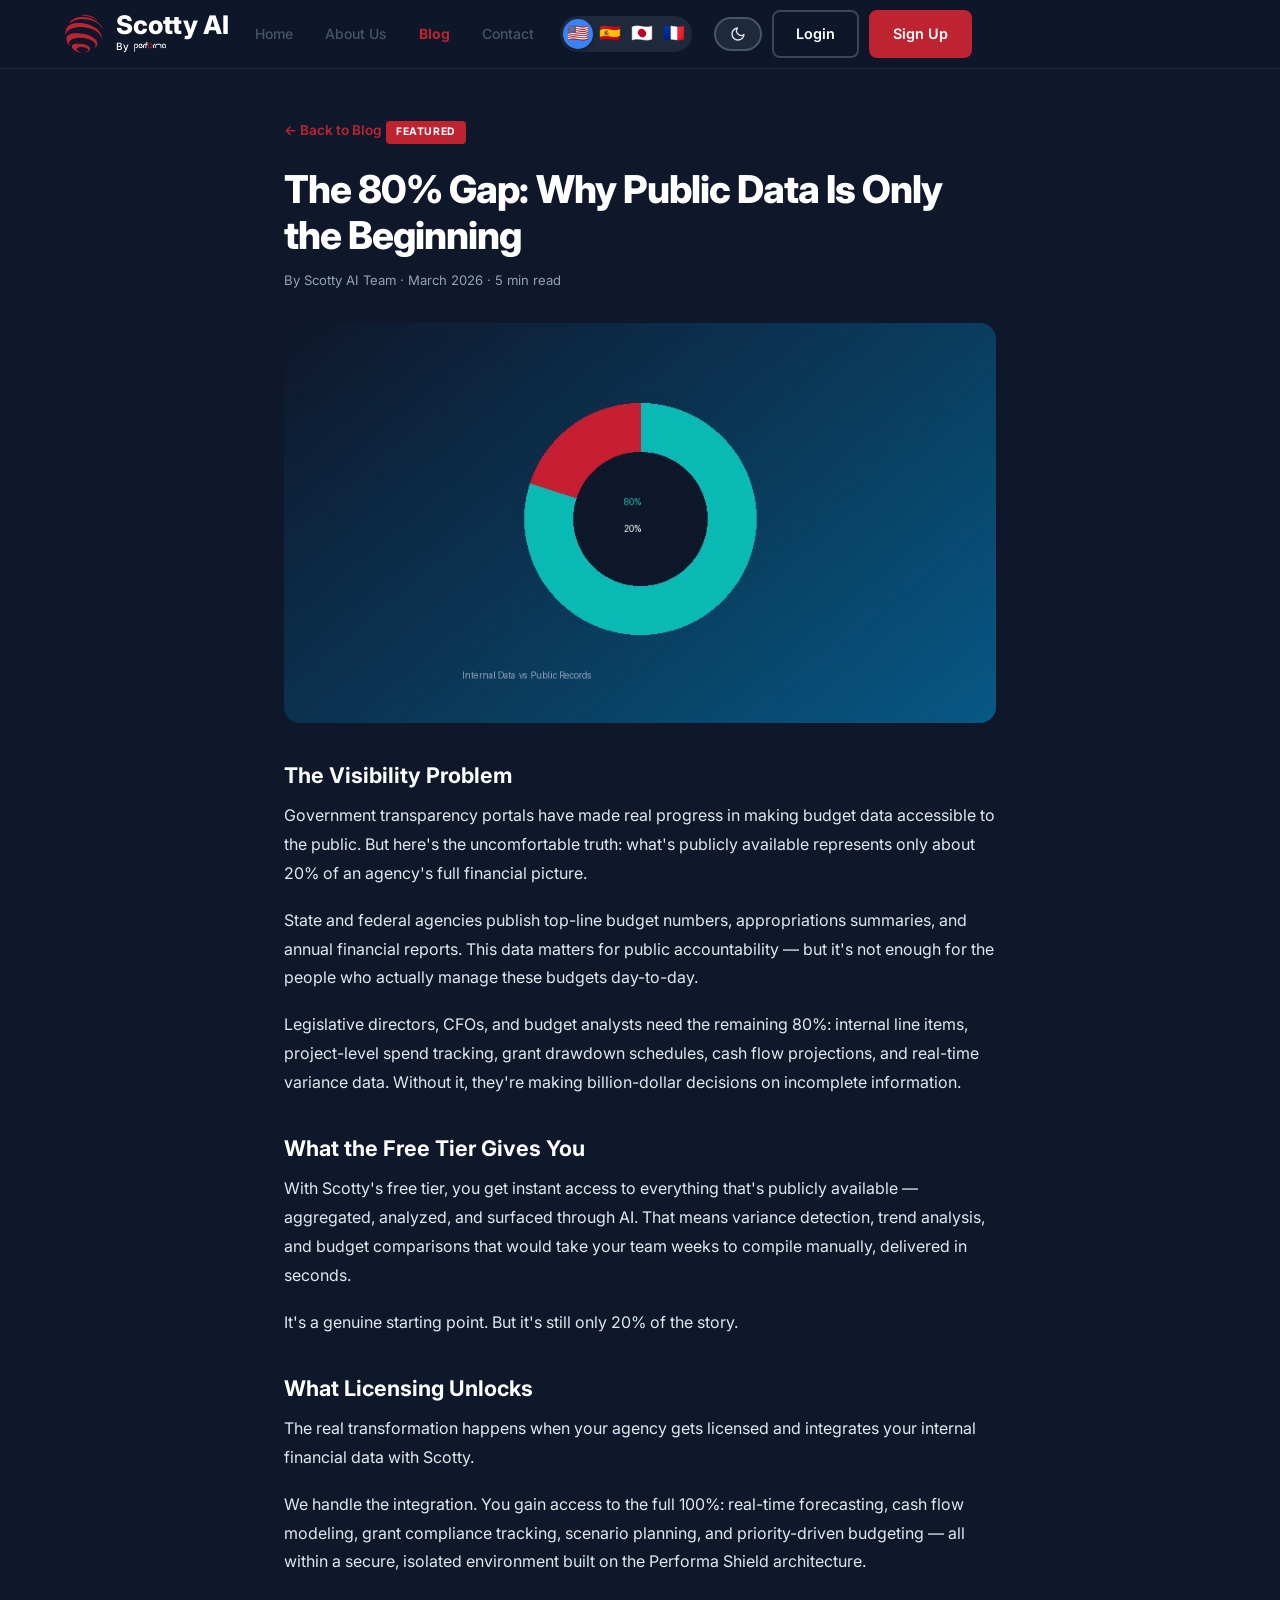
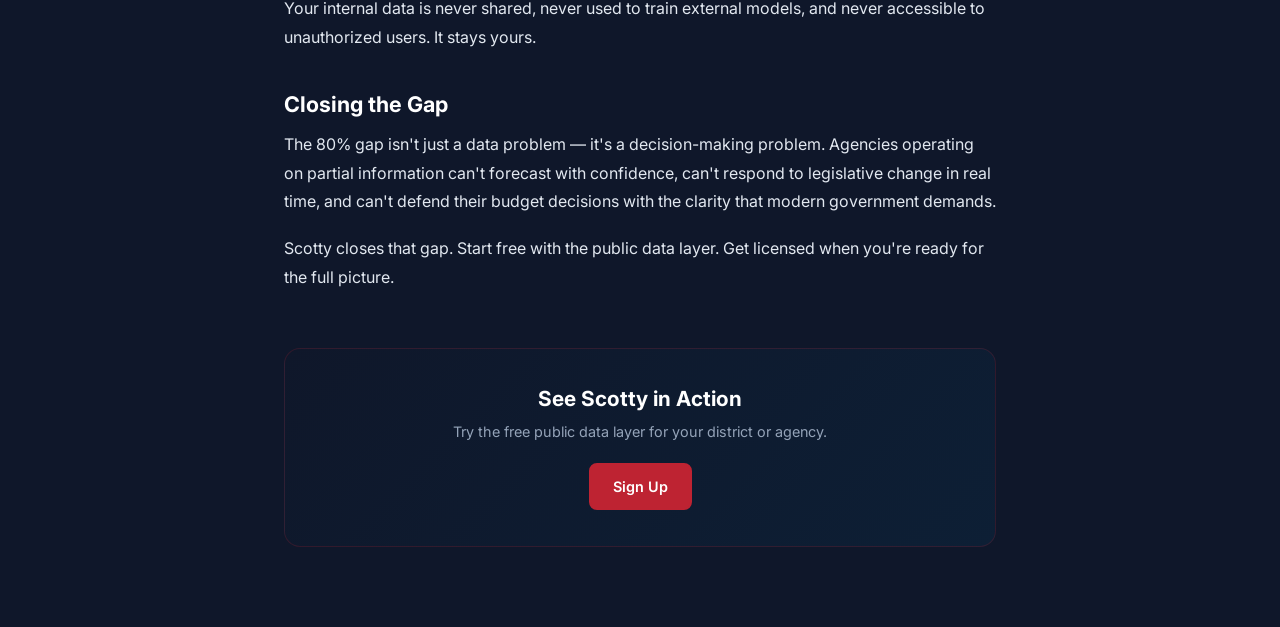
<file: the-80-percent-gap.html>
<!DOCTYPE html>
<html lang="en" data-theme="dark">
<head>
  <meta charset="UTF-8">
  <meta name="viewport" content="width=device-width, initial-scale=1.0">
  <title>The 80% Gap: Why Public Data is Only the Beginning of Budget Optimization &mdash; Scotty AI</title>
  <link rel="preconnect" href="https://fonts.googleapis.com">
  <link href="https://fonts.googleapis.com/css2?family=Inter:wght@400;500;600;700;800&display=swap" rel="stylesheet">
  <link rel="stylesheet" href="../styles.css">
  <link rel="stylesheet" href="../scotty-v2.css">
  <link rel="stylesheet" href="../scroll-animations.css">
  
</head>
<body>

<header class="site-header" id="site-header">
  <div class="header-inner">
    <div class="logo" style="display:flex; align-items:center; gap: 12px; text-decoration:none; color:inherit;">
      <a href="../index.html" style="display:flex; align-items:center; color:inherit; text-decoration:none;" aria-label="Scotty AI Home">
      <svg class="logo-icon" viewBox="0 0 512 512" width="40" height="40"><style>.st1{fill:#BE2332;}</style><g><defs><rect id="s1" x="101" y="376.5" width="234.1" height="120.7"/></defs><clipPath id="c1"><use xlink:href="#s1"/></clipPath><g clip-path="url(#c1)"><path class="st1" d="M319.6,475c-20.9,17.1-52.2,13.4-52.2,13.4c40.4-6.2,44.1-20.2,44.5-22.9c3.8-31.1-75.7-48.4-121.3-39.2c-8.9,1.8-16.4,4.5-21.9,8.4c-30.7,21.7,18.6,54.7,65.8,62.4c0,0-47.4-.6-99.1-37.2c-16.8-11.9-31.3-26.5-33.7-41.6c-3.7-22.8,22.5-35.9,58.4-40.1c45.7-5.3,107.1,3.8,142.9,26.2C341.6,428.6,342.5,456.4,319.6,475"/></g></g><path class="st1" d="M392.2,438.5c53.5-72.3-56.4-118.1-138.3-130c-44.8-6.5-85.3-4.7-117.2,3.1C74,326.8,43.9,365.1,77.1,409c0,0-41.8-31.9-43.8-88.6c-1.8-52.9,63.8-68.1,98.9-72.5c1.5-.2,2.9-.3,4.2-.5c106.1-11.4,222.1,27.5,270.9,81.8C458.7,386.3,393.6,436.9,392.2,438.5"/><path class="st1" d="M477.3,333.8c.9-16.1,2.4-46.1-26.3-79.7c-56.8-66.3-197.1-97.8-301.6-82.7c-69.1,10-122.5,40.5-125.8,94.8c0,0-13.8-82.1,42.3-120.5c28.5-19.5,68.9-29.6,113.5-31c91.6-2.9,200.7,30.5,260.2,92.2C503.6,273.5,477.3,333.8,477.3,333.8"/><path class="st1" d="M497.8,201.3C456.1,103.2,331.1,60.4,223.9,64c-64.6,2.2-122.7,21.2-152.1,55.1l.1-.1c0,0,17.6-44.9,90.2-70.5c27.4-9.7,60.8-13.2,96-10.7c61.3,4.4,127.9,27.5,177,69.5C494.6,158,497.8,201.3,497.8,201.3"/><path class="st1" d="M428,76.8C397.7,57.1,359.8,41.3,317.2,32c-12.9-2.8-25.7-4.9-38.2-6.3c-28.9-3.2-56.6-2.8-81.8.8c31.5-10.5,66.2-14.3,101.6-9.8c7,.9,14.1,2.1,21.1,3.6C362.6,29.5,399.5,49.7,428,76.8"/><path class="st1" d="M77.1,409c0,0-41.8-31.9-43.8-88.6c-1.8-52.9,63.8-68.1,98.9-72.5c-1.3,20.8,0,42.1,4.3,63.6C74,326.8,43.9,365.1,77.1,409"/><path class="st1" d="M23.5,266.2c0,0-13.8-82.1,42.3-120.5c28.5-19.5,68.9-29.6,113.5-31c-12,17.5-22.2,36.5-30,56.7C80.2,181.5,26.8,211.9,23.5,266.2"/><g><defs><rect id="s2" x="101" y="377.7" width="134.1" height="119.5"/></defs><clipPath id="c2"><use xlink:href="#s2"/></clipPath><g clip-path="url(#c2)"><path class="st1" d="M234.4,497.1c0,0-47.4-.6-99.1-37.2c-16.8-11.9-31.3-26.5-33.7-41.6c-3.7-22.8,22.5-35.9,58.4-40.1c8.2,16.1,18.3,32.2,30.5,48.1c-8.9,1.8-16.4,4.5-21.9,8.4C138,456.3,187.3,489.4,234.4,497.1"/></g></g><path class="st1" d="M258.1,37.8c-11.9,7.7-23.4,16.4-34.2,26.2c-64.6,2.2-122.7,21.2-152.1,55.1l.1-.1c0,0,17.6-44.9,90.2-70.5C189.6,38.8,223,35.3,258.1,37.8"/><path class="st1" d="M298.8,16.6c-6.7,2.7-13.3,5.7-19.8,9.1c-28.9-3.2-56.6-2.8-81.8.8C228.8,16,263.5,12.2,298.8,16.6"/></svg>
      </a>
      <div style="display:flex; flex-direction:column; align-items:flex-start; justify-content:center;">
        <a href="../index.html" style="color:inherit; text-decoration:none;"><span class="logo-text" style="line-height:0.85; font-size:1.6rem;">Scotty AI</span></a>
        <a href="https://theperformagroup.com/" target="_blank" style="font-size:10px;font-weight:500;color:#ffffff;letter-spacing:.04em;margin-top:-3px;display:inline-flex;align-items:center;text-decoration:none;"><span class="by-branding-text" style="transform:translateY(-1px); color:#ffffff;">By</span> <img src="../performa-logo.png" alt="Performa" class="performa-logo-header" style="height:10px; margin-left:4px; margin-right:0; filter:none;"></a>
      </div>
    <nav class="main-nav" id="main-nav">
      <a href="../index.html" class="nav-link">Home</a>
      <a href="../about.html" class="nav-link">About Us</a>
      <a href="index.html" class="nav-link" style="color:var(--red);font-weight:700;">Blog</a>
      <a href="../contact.html" class="nav-link">Contact</a>
    </nav>
    <div class="header-ctas">
            <div class="lang-switcher">
        <button class="lang-btn active" data-lang="en" aria-label="English">🇺🇸</button>
        <button class="lang-btn" data-lang="es" aria-label="Español">🇪🇸</button>
        <button class="lang-btn" data-lang="ja" aria-label="日本語">🇯🇵</button>
        <button class="lang-btn" data-lang="fr" aria-label="Français">🇫🇷</button>
      </div>
      <button class="theme-toggle" id="theme-toggle" aria-label="Toggle theme">
        <svg class="icon-sun" xmlns="http://www.w3.org/2000/svg" viewBox="0 0 24 24" fill="none" stroke="currentColor" stroke-width="2" stroke-linecap="round" stroke-linejoin="round"><circle cx="12" cy="12" r="5"/><line x1="12" y1="1" x2="12" y2="3"/><line x1="12" y1="21" x2="12" y2="23"/><line x1="4.22" y1="4.22" x2="5.64" y2="5.64"/><line x1="18.36" y1="18.36" x2="19.78" y2="19.78"/><line x1="1" y1="12" x2="3" y2="12"/><line x1="21" y1="12" x2="23" y2="12"/><line x1="4.22" y1="19.78" x2="5.64" y2="18.36"/><line x1="18.36" y1="5.64" x2="19.78" y2="4.22"/></svg>
        <svg class="icon-moon" xmlns="http://www.w3.org/2000/svg" viewBox="0 0 24 24" fill="none" stroke="currentColor" stroke-width="2" stroke-linecap="round" stroke-linejoin="round"><path d="M21 12.79A9 9 0 1 1 11.21 3 7 7 0 0 0 21 12.79z"/></svg>
      </button>
      <a href="#" class="btn btn-outline-light" data-i18n="nav-login">Login</a>
      <a href="../contact.html" class="btn btn-red" aria-label="Request a Trial" data-i18n="nav-try">Sign Up</a>
    </div>
    <button class="mobile-toggle" aria-label="Menu">
      <span></span><span></span><span></span>
    </button>
  </div>
</header>

<article class="blog-article-page">
  <a href="../index.html#blog" class="blog-back">&larr; Back to Blog</a>
  <span class="article-tag">Featured</span>
  <h1>The 80% Gap: Why Public Data Is Only the Beginning</h1>
  <div class="blog-meta">By Scotty AI Team &middot; March 2026 &middot; 5 min read</div>
  
  <img src="../blog-img-80pct.jpg" class="blog-article-hero-img" alt="Feature Image">
  <div class="blog-body">
    <h2>The Visibility Problem</h2>
    <p>Government transparency portals have made real progress in making budget data accessible to the public. But here's the uncomfortable truth: what's publicly available represents only about 20% of an agency's full financial picture.</p>
    <p>State and federal agencies publish top-line budget numbers, appropriations summaries, and annual financial reports. This data matters for public accountability &mdash; but it's not enough for the people who actually manage these budgets day-to-day.</p>
    <p>Legislative directors, CFOs, and budget analysts need the remaining 80%: internal line items, project-level spend tracking, grant drawdown schedules, cash flow projections, and real-time variance data. Without it, they're making billion-dollar decisions on incomplete information.</p>

    <h2>What the Free Tier Gives You</h2>
    <p>With Scotty's free tier, you get instant access to everything that's publicly available &mdash; aggregated, analyzed, and surfaced through AI. That means variance detection, trend analysis, and budget comparisons that would take your team weeks to compile manually, delivered in seconds.</p>
    <p>It's a genuine starting point. But it's still only 20% of the story.</p>

    <h2>What Licensing Unlocks</h2>
    <p>The real transformation happens when your agency gets licensed and integrates your internal financial data with Scotty.</p>
    <p>We handle the integration. You gain access to the full 100%: real-time forecasting, cash flow modeling, grant compliance tracking, scenario planning, and priority-driven budgeting &mdash; all within a secure, isolated environment built on the Performa Shield architecture.</p>
    <p>Your internal data is never shared, never used to train external models, and never accessible to unauthorized users. It stays yours.</p>

    <h2>Closing the Gap</h2>
    <p>The 80% gap isn't just a data problem &mdash; it's a decision-making problem. Agencies operating on partial information can't forecast with confidence, can't respond to legislative change in real time, and can't defend their budget decisions with the clarity that modern government demands.</p>
    <p>Scotty closes that gap. Start free with the public data layer. Get licensed when you're ready for the full picture.</p>
  </div>
  <div class="blog-cta">
    <h3>See Scotty in Action</h3>
    <p>Try the free public data layer for your district or agency.</p>
    <a href="../index.html#hero" class="btn btn-red">Sign Up</a>
  </div>
</article>

<script src="../script.js"></script>
<script src="../lang.js"></script>
<script src="../scroll-animations.js"></script>
</body>
</html>
</file>
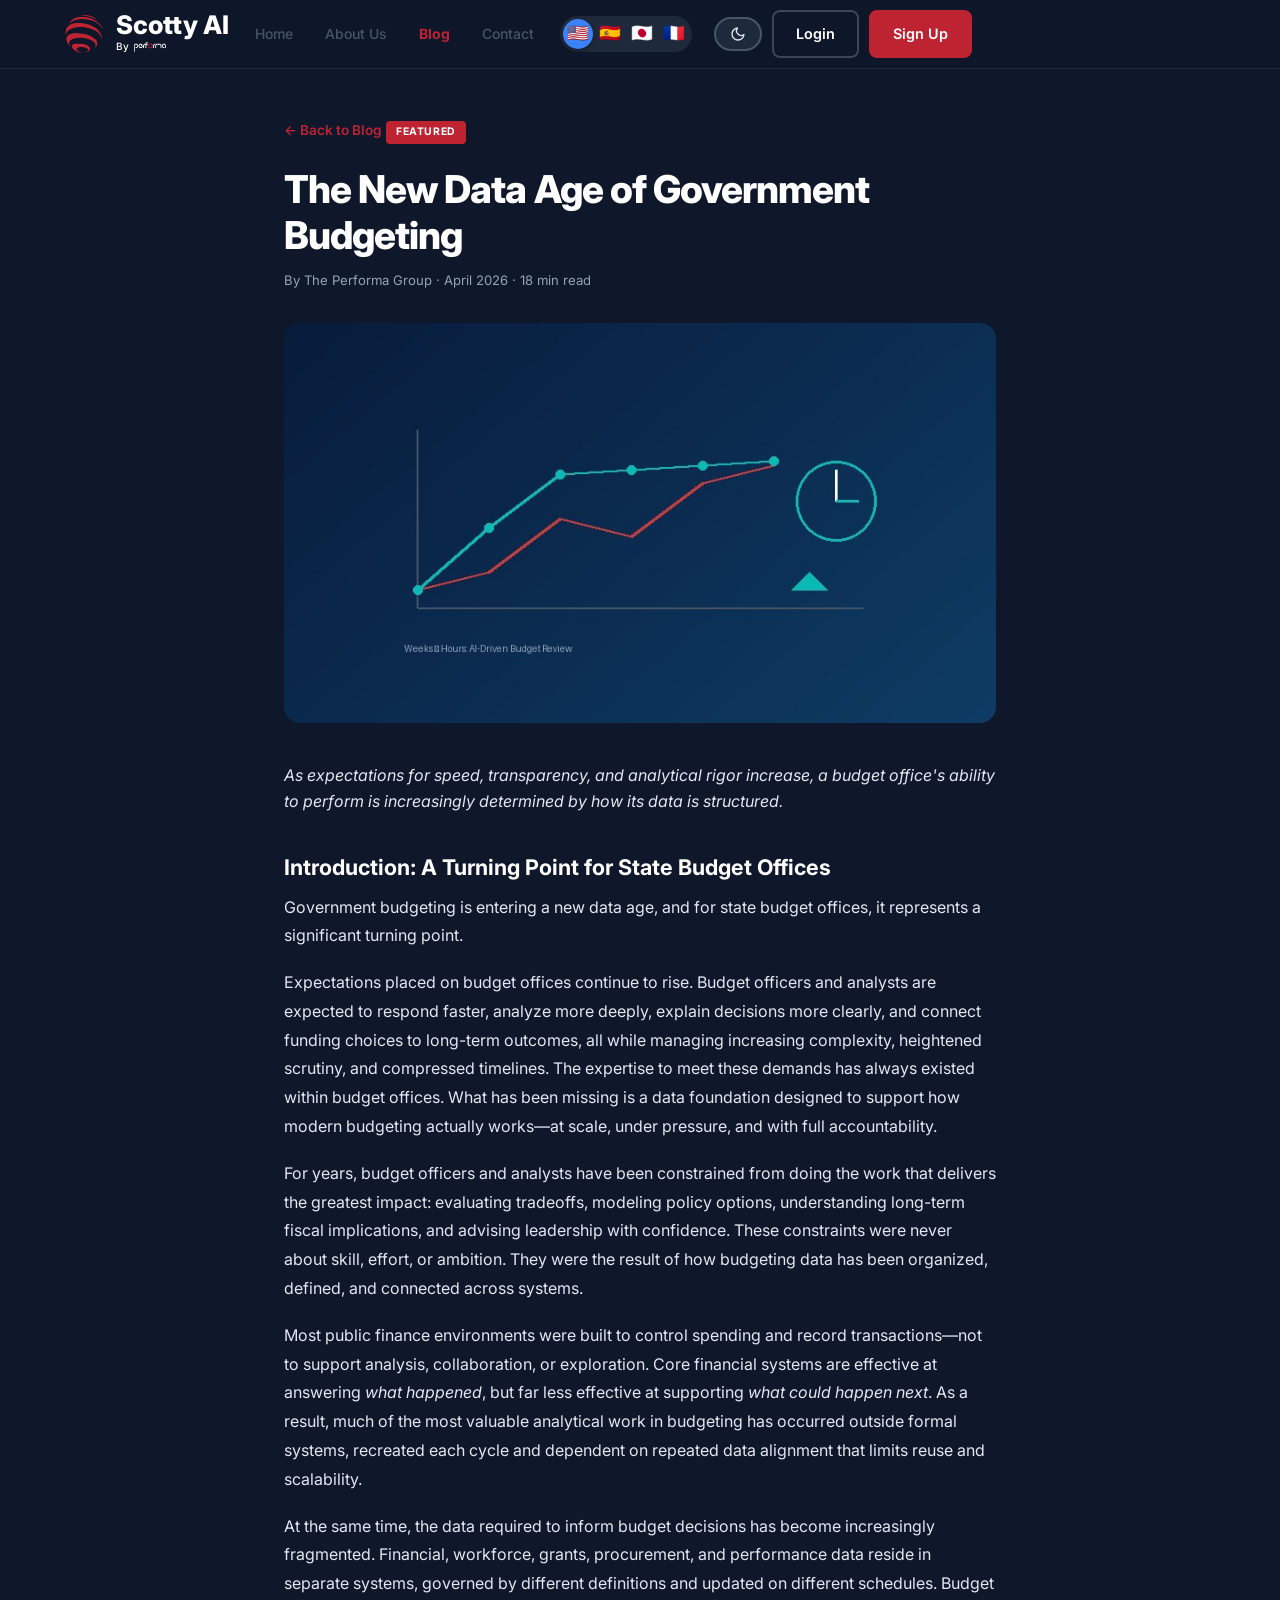
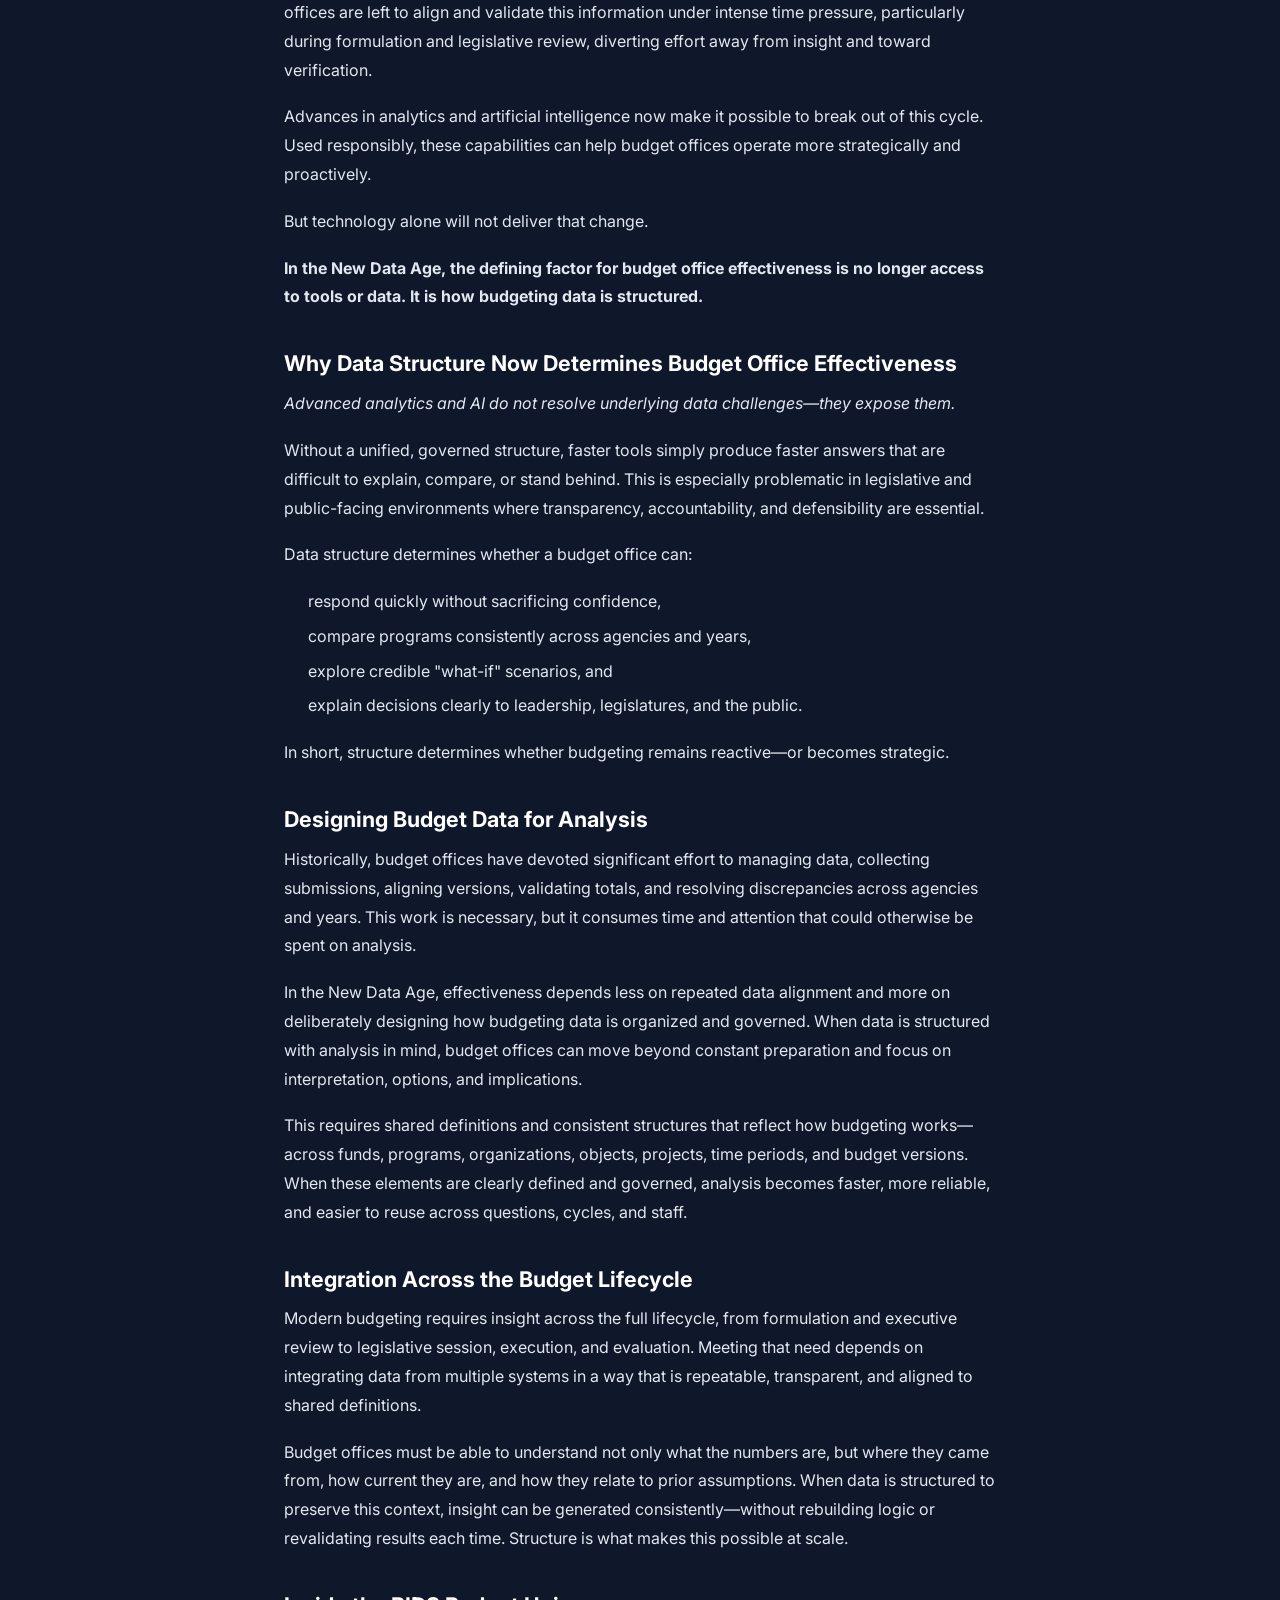
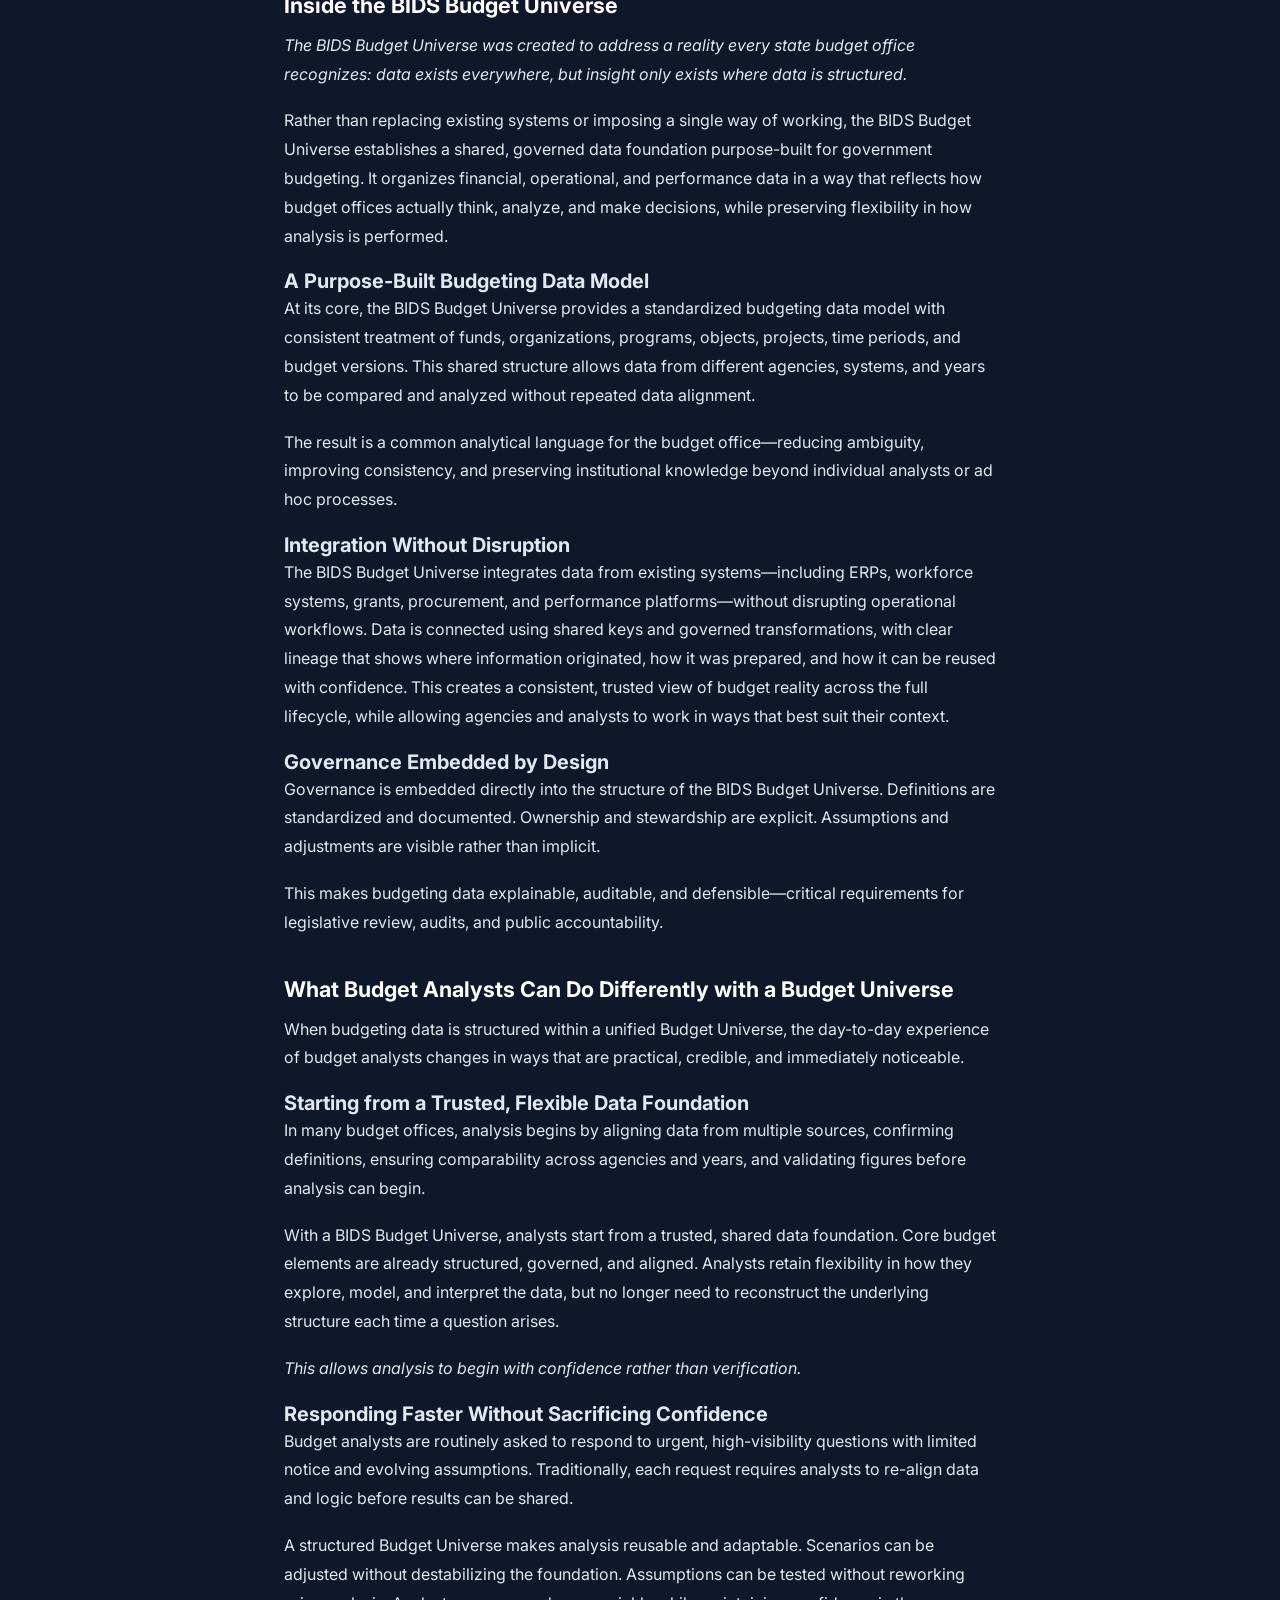
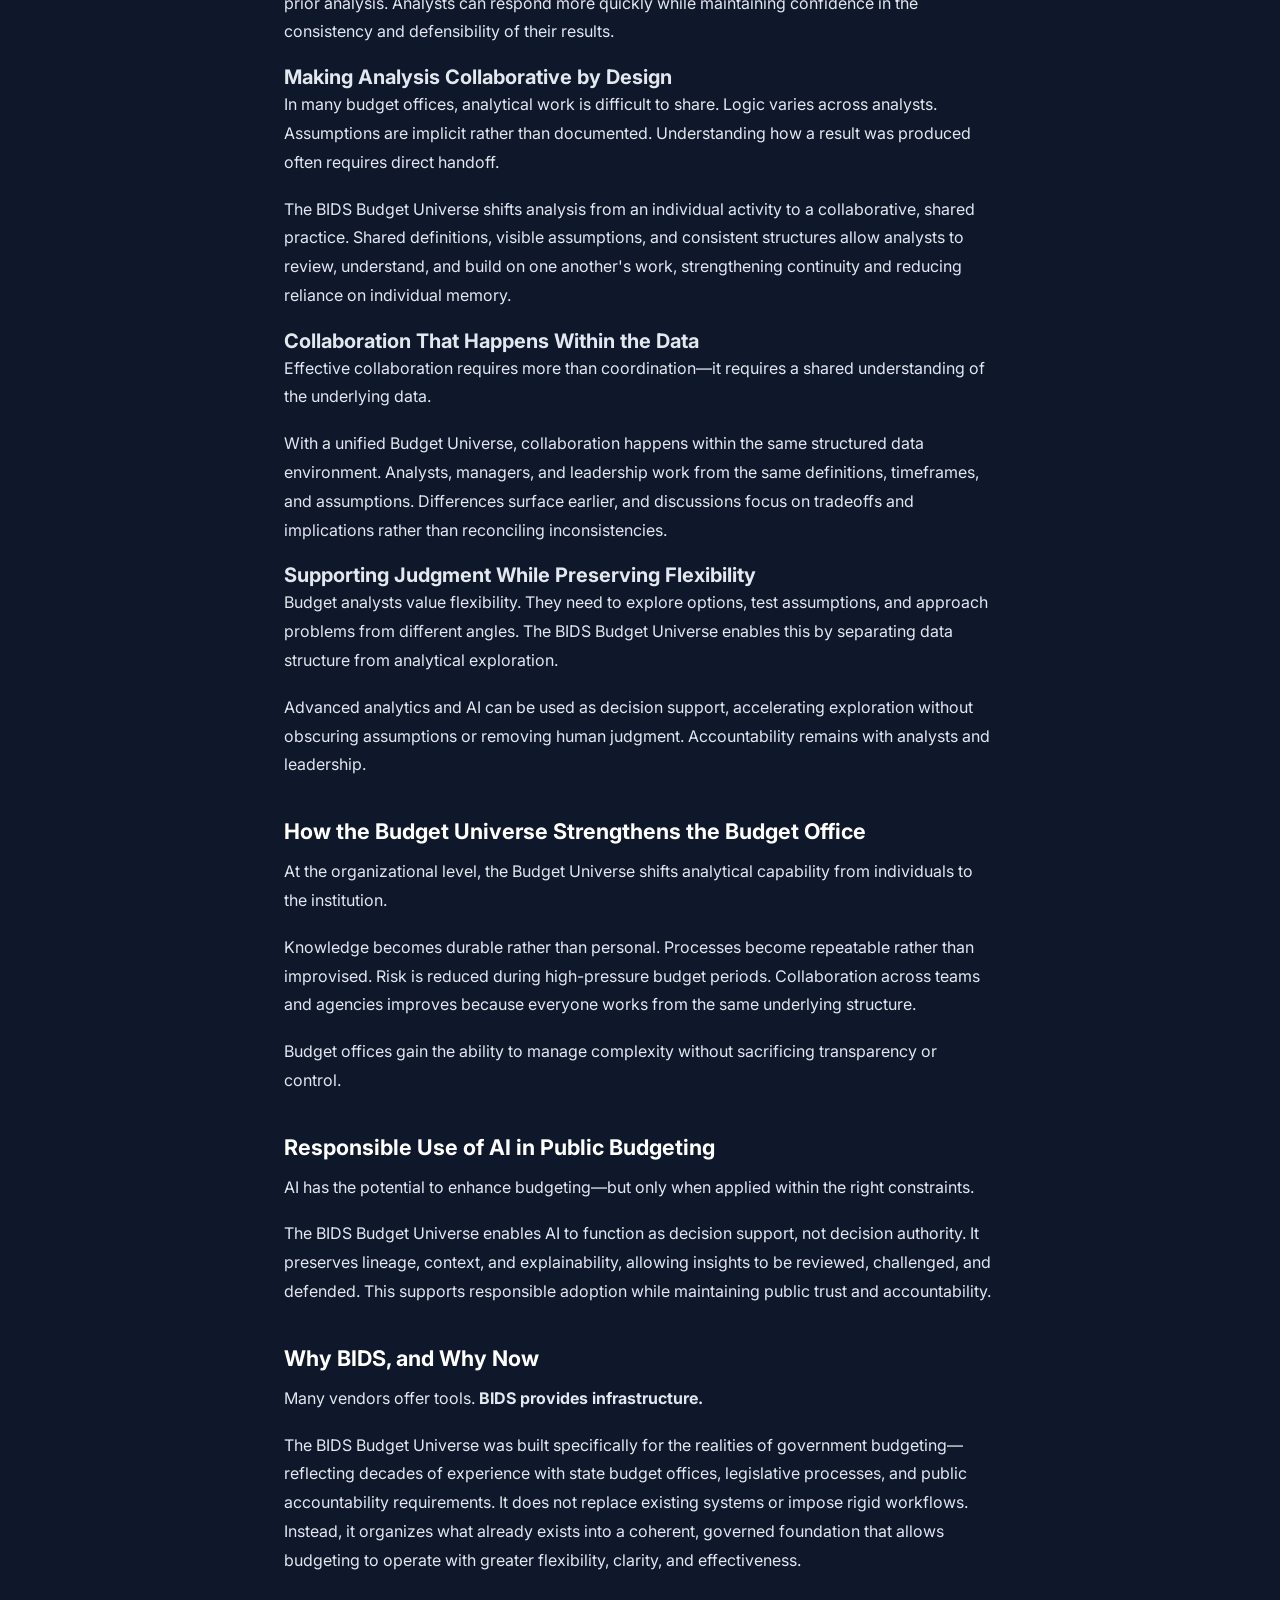
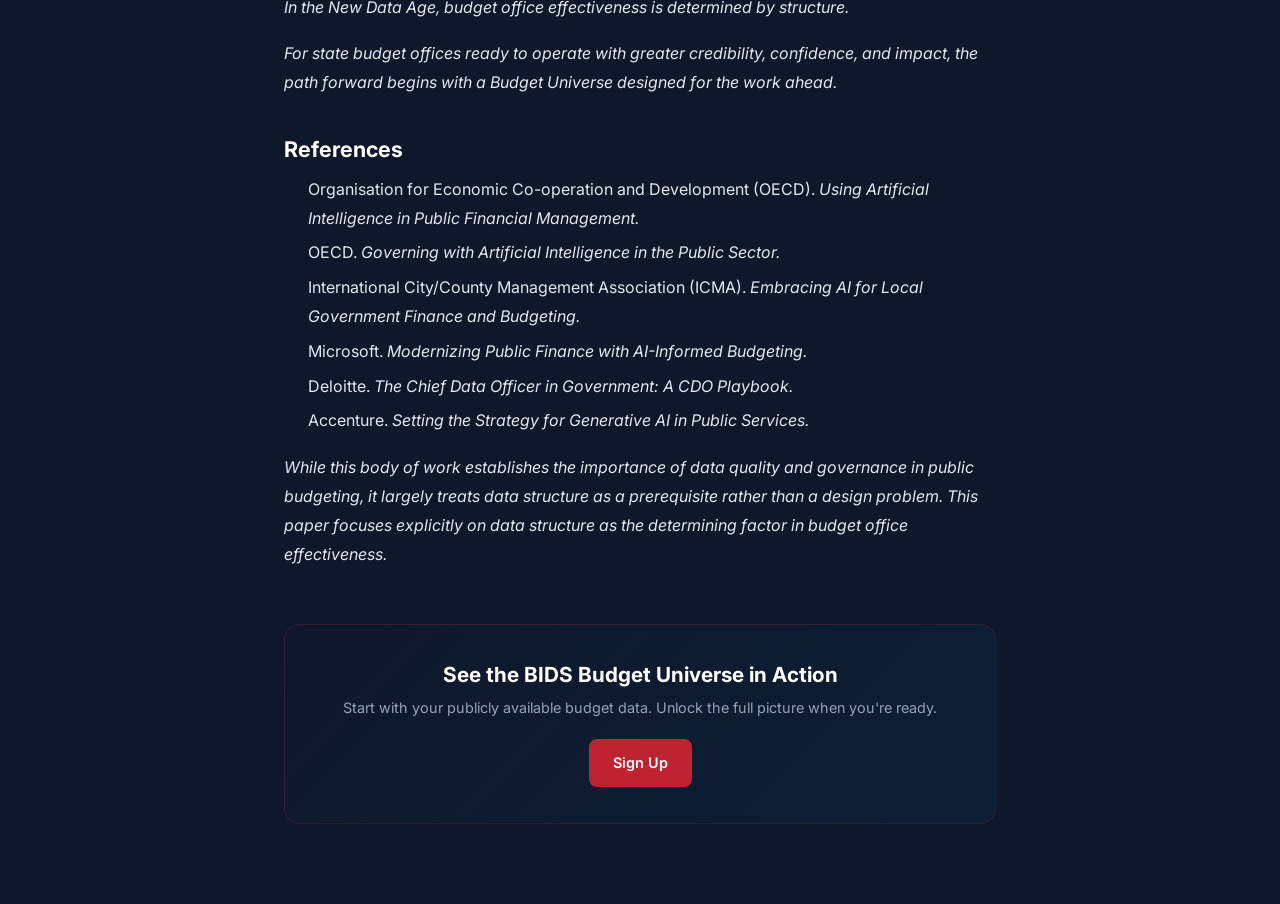
<file: the-new-data-age.html>
<!DOCTYPE html>
<html lang="en" data-theme="dark">
<head>
  <meta charset="UTF-8">
  <meta name="viewport" content="width=device-width, initial-scale=1.0">
  <title>The New Data Age of Government Budgeting &mdash; Scotty AI</title>
  <link rel="preconnect" href="https://fonts.googleapis.com">
  <link href="https://fonts.googleapis.com/css2?family=Inter:wght@400;500;600;700;800&display=swap" rel="stylesheet">
  <link rel="stylesheet" href="../styles.css">
  <link rel="stylesheet" href="../scotty-v2.css">
  <link rel="stylesheet" href="../scroll-animations.css">
</head>
<body>

<header class="site-header" id="site-header">
  <div class="header-inner">
    <div class="logo" style="display:flex; align-items:center; gap: 12px; text-decoration:none; color:inherit;">
      <a href="../index.html" style="display:flex; align-items:center; color:inherit; text-decoration:none;" aria-label="Scotty AI Home">
      <svg class="logo-icon" viewBox="0 0 512 512" width="40" height="40"><style>.st1{fill:#BE2332;}</style><g><defs><rect id="s1" x="101" y="376.5" width="234.1" height="120.7"/></defs><clipPath id="c1"><use xlink:href="#s1"/></clipPath><g clip-path="url(#c1)"><path class="st1" d="M319.6,475c-20.9,17.1-52.2,13.4-52.2,13.4c40.4-6.2,44.1-20.2,44.5-22.9c3.8-31.1-75.7-48.4-121.3-39.2c-8.9,1.8-16.4,4.5-21.9,8.4c-30.7,21.7,18.6,54.7,65.8,62.4c0,0-47.4-.6-99.1-37.2c-16.8-11.9-31.3-26.5-33.7-41.6c-3.7-22.8,22.5-35.9,58.4-40.1c45.7-5.3,107.1,3.8,142.9,26.2C341.6,428.6,342.5,456.4,319.6,475"/></g></g><path class="st1" d="M392.2,438.5c53.5-72.3-56.4-118.1-138.3-130c-44.8-6.5-85.3-4.7-117.2,3.1C74,326.8,43.9,365.1,77.1,409c0,0-41.8-31.9-43.8-88.6c-1.8-52.9,63.8-68.1,98.9-72.5c1.5-.2,2.9-.3,4.2-.5c106.1-11.4,222.1,27.5,270.9,81.8C458.7,386.3,393.6,436.9,392.2,438.5"/><path class="st1" d="M477.3,333.8c.9-16.1,2.4-46.1-26.3-79.7c-56.8-66.3-197.1-97.8-301.6-82.7c-69.1,10-122.5,40.5-125.8,94.8c0,0-13.8-82.1,42.3-120.5c28.5-19.5,68.9-29.6,113.5-31c91.6-2.9,200.7,30.5,260.2,92.2C503.6,273.5,477.3,333.8,477.3,333.8"/><path class="st1" d="M497.8,201.3C456.1,103.2,331.1,60.4,223.9,64c-64.6,2.2-122.7,21.2-152.1,55.1l.1-.1c0,0,17.6-44.9,90.2-70.5c27.4-9.7,60.8-13.2,96-10.7c61.3,4.4,127.9,27.5,177,69.5C494.6,158,497.8,201.3,497.8,201.3"/><path class="st1" d="M428,76.8C397.7,57.1,359.8,41.3,317.2,32c-12.9-2.8-25.7-4.9-38.2-6.3c-28.9-3.2-56.6-2.8-81.8.8c31.5-10.5,66.2-14.3,101.6-9.8c7,.9,14.1,2.1,21.1,3.6C362.6,29.5,399.5,49.7,428,76.8"/><path class="st1" d="M77.1,409c0,0-41.8-31.9-43.8-88.6c-1.8-52.9,63.8-68.1,98.9-72.5c-1.3,20.8,0,42.1,4.3,63.6C74,326.8,43.9,365.1,77.1,409"/><path class="st1" d="M23.5,266.2c0,0-13.8-82.1,42.3-120.5c28.5-19.5,68.9-29.6,113.5-31c-12,17.5-22.2,36.5-30,56.7C80.2,181.5,26.8,211.9,23.5,266.2"/><g><defs><rect id="s2" x="101" y="377.7" width="134.1" height="119.5"/></defs><clipPath id="c2"><use xlink:href="#s2"/></clipPath><g clip-path="url(#c2)"><path class="st1" d="M234.4,497.1c0,0-47.4-.6-99.1-37.2c-16.8-11.9-31.3-26.5-33.7-41.6c-3.7-22.8,22.5-35.9,58.4-40.1c8.2,16.1,18.3,32.2,30.5,48.1c-8.9,1.8-16.4,4.5-21.9,8.4C138,456.3,187.3,489.4,234.4,497.1"/></g></g><path class="st1" d="M258.1,37.8c-11.9,7.7-23.4,16.4-34.2,26.2c-64.6,2.2-122.7,21.2-152.1,55.1l.1-.1c0,0,17.6-44.9,90.2-70.5C189.6,38.8,223,35.3,258.1,37.8"/><path class="st1" d="M298.8,16.6c-6.7,2.7-13.3,5.7-19.8,9.1c-28.9-3.2-56.6-2.8-81.8.8C228.8,16,263.5,12.2,298.8,16.6"/></svg>
      </a>
      <div style="display:flex; flex-direction:column; align-items:flex-start; justify-content:center;">
        <a href="../index.html" style="color:inherit; text-decoration:none;"><span class="logo-text" style="line-height:0.85; font-size:1.6rem;">Scotty AI</span></a>
        <a href="https://theperformagroup.com/" target="_blank" style="font-size:10px;font-weight:500;color:#ffffff;letter-spacing:.04em;margin-top:-3px;display:inline-flex;align-items:center;text-decoration:none;"><span class="by-branding-text" style="transform:translateY(-1px); color:#ffffff;">By</span> <img src="../performa-logo.png" alt="Performa" class="performa-logo-header" style="height:10px; margin-left:4px; margin-right:0; filter:none;"></a>
      </div>
    <nav class="main-nav" id="main-nav">
      <a href="../index.html" class="nav-link">Home</a>
      <a href="../about.html" class="nav-link">About Us</a>
      <a href="index.html" class="nav-link" style="color:var(--red);font-weight:700;">Blog</a>
      <a href="../contact.html" class="nav-link">Contact</a>
    </nav>
    <div class="header-ctas">
            <div class="lang-switcher">
        <button class="lang-btn active" data-lang="en" aria-label="English">🇺🇸</button>
        <button class="lang-btn" data-lang="es" aria-label="Español">🇪🇸</button>
        <button class="lang-btn" data-lang="ja" aria-label="日本語">🇯🇵</button>
        <button class="lang-btn" data-lang="fr" aria-label="Français">🇫🇷</button>
      </div>
      <button class="theme-toggle" id="theme-toggle" aria-label="Toggle theme">
        <svg class="icon-sun" xmlns="http://www.w3.org/2000/svg" viewBox="0 0 24 24" fill="none" stroke="currentColor" stroke-width="2" stroke-linecap="round" stroke-linejoin="round"><circle cx="12" cy="12" r="5"/><line x1="12" y1="1" x2="12" y2="3"/><line x1="12" y1="21" x2="12" y2="23"/><line x1="4.22" y1="4.22" x2="5.64" y2="5.64"/><line x1="18.36" y1="18.36" x2="19.78" y2="19.78"/><line x1="1" y1="12" x2="3" y2="12"/><line x1="21" y1="12" x2="23" y2="12"/><line x1="4.22" y1="19.78" x2="5.64" y2="18.36"/><line x1="18.36" y1="5.64" x2="19.78" y2="4.22"/></svg>
        <svg class="icon-moon" xmlns="http://www.w3.org/2000/svg" viewBox="0 0 24 24" fill="none" stroke="currentColor" stroke-width="2" stroke-linecap="round" stroke-linejoin="round"><path d="M21 12.79A9 9 0 1 1 11.21 3 7 7 0 0 0 21 12.79z"/></svg>
      </button>
      <a href="#" class="btn btn-outline-light" data-i18n="nav-login">Login</a>
      <a href="../contact.html" class="btn btn-red" aria-label="Request a Trial" data-i18n="nav-try">Sign Up</a>
    </div>
    <button class="mobile-toggle" aria-label="Menu">
      <span></span><span></span><span></span>
    </button>
  </div>
</header>

<article class="blog-article-page">
  <a href="index.html" class="blog-back">&larr; Back to Blog</a>
  <span class="article-tag">Featured</span>
  <h1>The New Data Age of Government Budgeting</h1>
  <div class="blog-meta">By The Performa Group &middot; April 2026 &middot; 18 min read</div>

  <img src="../blog-img-dot.jpg" class="blog-article-hero-img" alt="The New Data Age of Government Budgeting">

  <p class="blog-lede"><em>As expectations for speed, transparency, and analytical rigor increase, a budget office's ability to perform is increasingly determined by how its data is structured.</em></p>

  <div class="blog-body">

    <h2>Introduction: A Turning Point for State Budget Offices</h2>
    <p>Government budgeting is entering a new data age, and for state budget offices, it represents a significant turning point.</p>
    <p>Expectations placed on budget offices continue to rise. Budget officers and analysts are expected to respond faster, analyze more deeply, explain decisions more clearly, and connect funding choices to long-term outcomes, all while managing increasing complexity, heightened scrutiny, and compressed timelines. The expertise to meet these demands has always existed within budget offices. What has been missing is a data foundation designed to support how modern budgeting actually works&mdash;at scale, under pressure, and with full accountability.</p>
    <p>For years, budget officers and analysts have been constrained from doing the work that delivers the greatest impact: evaluating tradeoffs, modeling policy options, understanding long-term fiscal implications, and advising leadership with confidence. These constraints were never about skill, effort, or ambition. They were the result of how budgeting data has been organized, defined, and connected across systems.</p>
    <p>Most public finance environments were built to control spending and record transactions&mdash;not to support analysis, collaboration, or exploration. Core financial systems are effective at answering <em>what happened</em>, but far less effective at supporting <em>what could happen next</em>. As a result, much of the most valuable analytical work in budgeting has occurred outside formal systems, recreated each cycle and dependent on repeated data alignment that limits reuse and scalability.</p>
    <p>At the same time, the data required to inform budget decisions has become increasingly fragmented. Financial, workforce, grants, procurement, and performance data reside in separate systems, governed by different definitions and updated on different schedules. Budget offices are left to align and validate this information under intense time pressure, particularly during formulation and legislative review, diverting effort away from insight and toward verification.</p>
    <p>Advances in analytics and artificial intelligence now make it possible to break out of this cycle. Used responsibly, these capabilities can help budget offices operate more strategically and proactively.</p>
    <p>But technology alone will not deliver that change.</p>
    <p><strong>In the New Data Age, the defining factor for budget office effectiveness is no longer access to tools or data. It is how budgeting data is structured.</strong></p>

    <h2>Why Data Structure Now Determines Budget Office Effectiveness</h2>
    <p><em>Advanced analytics and AI do not resolve underlying data challenges&mdash;they expose them.</em></p>
    <p>Without a unified, governed structure, faster tools simply produce faster answers that are difficult to explain, compare, or stand behind. This is especially problematic in legislative and public-facing environments where transparency, accountability, and defensibility are essential.</p>
    <p>Data structure determines whether a budget office can:</p>
    <ul>
      <li>respond quickly without sacrificing confidence,</li>
      <li>compare programs consistently across agencies and years,</li>
      <li>explore credible "what-if" scenarios, and</li>
      <li>explain decisions clearly to leadership, legislatures, and the public.</li>
    </ul>
    <p>In short, structure determines whether budgeting remains reactive&mdash;or becomes strategic.</p>

    <h2>Designing Budget Data for Analysis</h2>
    <p>Historically, budget offices have devoted significant effort to managing data, collecting submissions, aligning versions, validating totals, and resolving discrepancies across agencies and years. This work is necessary, but it consumes time and attention that could otherwise be spent on analysis.</p>
    <p>In the New Data Age, effectiveness depends less on repeated data alignment and more on deliberately designing how budgeting data is organized and governed. When data is structured with analysis in mind, budget offices can move beyond constant preparation and focus on interpretation, options, and implications.</p>
    <p>This requires shared definitions and consistent structures that reflect how budgeting works&mdash;across funds, programs, organizations, objects, projects, time periods, and budget versions. When these elements are clearly defined and governed, analysis becomes faster, more reliable, and easier to reuse across questions, cycles, and staff.</p>

    <h2>Integration Across the Budget Lifecycle</h2>
    <p>Modern budgeting requires insight across the full lifecycle, from formulation and executive review to legislative session, execution, and evaluation. Meeting that need depends on integrating data from multiple systems in a way that is repeatable, transparent, and aligned to shared definitions.</p>
    <p>Budget offices must be able to understand not only what the numbers are, but where they came from, how current they are, and how they relate to prior assumptions. When data is structured to preserve this context, insight can be generated consistently&mdash;without rebuilding logic or revalidating results each time. Structure is what makes this possible at scale.</p>

    <h2>Inside the BIDS Budget Universe</h2>
    <p><em>The BIDS Budget Universe was created to address a reality every state budget office recognizes: data exists everywhere, but insight only exists where data is structured.</em></p>
    <p>Rather than replacing existing systems or imposing a single way of working, the BIDS Budget Universe establishes a shared, governed data foundation purpose-built for government budgeting. It organizes financial, operational, and performance data in a way that reflects how budget offices actually think, analyze, and make decisions, while preserving flexibility in how analysis is performed.</p>

    <h3>A Purpose-Built Budgeting Data Model</h3>
    <p>At its core, the BIDS Budget Universe provides a standardized budgeting data model with consistent treatment of funds, organizations, programs, objects, projects, time periods, and budget versions. This shared structure allows data from different agencies, systems, and years to be compared and analyzed without repeated data alignment.</p>
    <p>The result is a common analytical language for the budget office&mdash;reducing ambiguity, improving consistency, and preserving institutional knowledge beyond individual analysts or ad hoc processes.</p>

    <h3>Integration Without Disruption</h3>
    <p>The BIDS Budget Universe integrates data from existing systems&mdash;including ERPs, workforce systems, grants, procurement, and performance platforms&mdash;without disrupting operational workflows. Data is connected using shared keys and governed transformations, with clear lineage that shows where information originated, how it was prepared, and how it can be reused with confidence. This creates a consistent, trusted view of budget reality across the full lifecycle, while allowing agencies and analysts to work in ways that best suit their context.</p>

    <h3>Governance Embedded by Design</h3>
    <p>Governance is embedded directly into the structure of the BIDS Budget Universe. Definitions are standardized and documented. Ownership and stewardship are explicit. Assumptions and adjustments are visible rather than implicit.</p>
    <p>This makes budgeting data explainable, auditable, and defensible&mdash;critical requirements for legislative review, audits, and public accountability.</p>

    <h2>What Budget Analysts Can Do Differently with a Budget Universe</h2>
    <p>When budgeting data is structured within a unified Budget Universe, the day-to-day experience of budget analysts changes in ways that are practical, credible, and immediately noticeable.</p>

    <h3>Starting from a Trusted, Flexible Data Foundation</h3>
    <p>In many budget offices, analysis begins by aligning data from multiple sources, confirming definitions, ensuring comparability across agencies and years, and validating figures before analysis can begin.</p>
    <p>With a BIDS Budget Universe, analysts start from a trusted, shared data foundation. Core budget elements are already structured, governed, and aligned. Analysts retain flexibility in how they explore, model, and interpret the data, but no longer need to reconstruct the underlying structure each time a question arises.</p>
    <p><em>This allows analysis to begin with confidence rather than verification.</em></p>

    <h3>Responding Faster Without Sacrificing Confidence</h3>
    <p>Budget analysts are routinely asked to respond to urgent, high-visibility questions with limited notice and evolving assumptions. Traditionally, each request requires analysts to re-align data and logic before results can be shared.</p>
    <p>A structured Budget Universe makes analysis reusable and adaptable. Scenarios can be adjusted without destabilizing the foundation. Assumptions can be tested without reworking prior analysis. Analysts can respond more quickly while maintaining confidence in the consistency and defensibility of their results.</p>

    <h3>Making Analysis Collaborative by Design</h3>
    <p>In many budget offices, analytical work is difficult to share. Logic varies across analysts. Assumptions are implicit rather than documented. Understanding how a result was produced often requires direct handoff.</p>
    <p>The BIDS Budget Universe shifts analysis from an individual activity to a collaborative, shared practice. Shared definitions, visible assumptions, and consistent structures allow analysts to review, understand, and build on one another's work, strengthening continuity and reducing reliance on individual memory.</p>

    <h3>Collaboration That Happens Within the Data</h3>
    <p>Effective collaboration requires more than coordination&mdash;it requires a shared understanding of the underlying data.</p>
    <p>With a unified Budget Universe, collaboration happens within the same structured data environment. Analysts, managers, and leadership work from the same definitions, timeframes, and assumptions. Differences surface earlier, and discussions focus on tradeoffs and implications rather than reconciling inconsistencies.</p>

    <h3>Supporting Judgment While Preserving Flexibility</h3>
    <p>Budget analysts value flexibility. They need to explore options, test assumptions, and approach problems from different angles. The BIDS Budget Universe enables this by separating data structure from analytical exploration.</p>
    <p>Advanced analytics and AI can be used as decision support, accelerating exploration without obscuring assumptions or removing human judgment. Accountability remains with analysts and leadership.</p>

    <h2>How the Budget Universe Strengthens the Budget Office</h2>
    <p>At the organizational level, the Budget Universe shifts analytical capability from individuals to the institution.</p>
    <p>Knowledge becomes durable rather than personal. Processes become repeatable rather than improvised. Risk is reduced during high-pressure budget periods. Collaboration across teams and agencies improves because everyone works from the same underlying structure.</p>
    <p>Budget offices gain the ability to manage complexity without sacrificing transparency or control.</p>

    <h2>Responsible Use of AI in Public Budgeting</h2>
    <p>AI has the potential to enhance budgeting&mdash;but only when applied within the right constraints.</p>
    <p>The BIDS Budget Universe enables AI to function as decision support, not decision authority. It preserves lineage, context, and explainability, allowing insights to be reviewed, challenged, and defended. This supports responsible adoption while maintaining public trust and accountability.</p>

    <h2>Why BIDS, and Why Now</h2>
    <p>Many vendors offer tools. <strong>BIDS provides infrastructure.</strong></p>
    <p>The BIDS Budget Universe was built specifically for the realities of government budgeting&mdash;reflecting decades of experience with state budget offices, legislative processes, and public accountability requirements. It does not replace existing systems or impose rigid workflows. Instead, it organizes what already exists into a coherent, governed foundation that allows budgeting to operate with greater flexibility, clarity, and effectiveness.</p>
    <p><em>In the New Data Age, budget office effectiveness is determined by structure.</em></p>
    <p><em>For state budget offices ready to operate with greater credibility, confidence, and impact, the path forward begins with a Budget Universe designed for the work ahead.</em></p>

    <h2>References</h2>
    <ul class="references-list">
      <li>Organisation for Economic Co-operation and Development (OECD). <em>Using Artificial Intelligence in Public Financial Management.</em></li>
      <li>OECD. <em>Governing with Artificial Intelligence in the Public Sector.</em></li>
      <li>International City/County Management Association (ICMA). <em>Embracing AI for Local Government Finance and Budgeting.</em></li>
      <li>Microsoft. <em>Modernizing Public Finance with AI-Informed Budgeting.</em></li>
      <li>Deloitte. <em>The Chief Data Officer in Government: A CDO Playbook.</em></li>
      <li>Accenture. <em>Setting the Strategy for Generative AI in Public Services.</em></li>
    </ul>
    <p class="blog-footnote"><em>While this body of work establishes the importance of data quality and governance in public budgeting, it largely treats data structure as a prerequisite rather than a design problem. This paper focuses explicitly on data structure as the determining factor in budget office effectiveness.</em></p>
  </div>

  <div class="blog-cta">
    <h3>See the BIDS Budget Universe in Action</h3>
    <p>Start with your publicly available budget data. Unlock the full picture when you're ready.</p>
    <a href="../index.html#hero" class="btn btn-red">Sign Up</a>
  </div>
</article>

<script src="../script.js"></script>
<script src="../lang.js"></script>
<script src="../scroll-animations.js"></script>
</body>
</html>
</file>
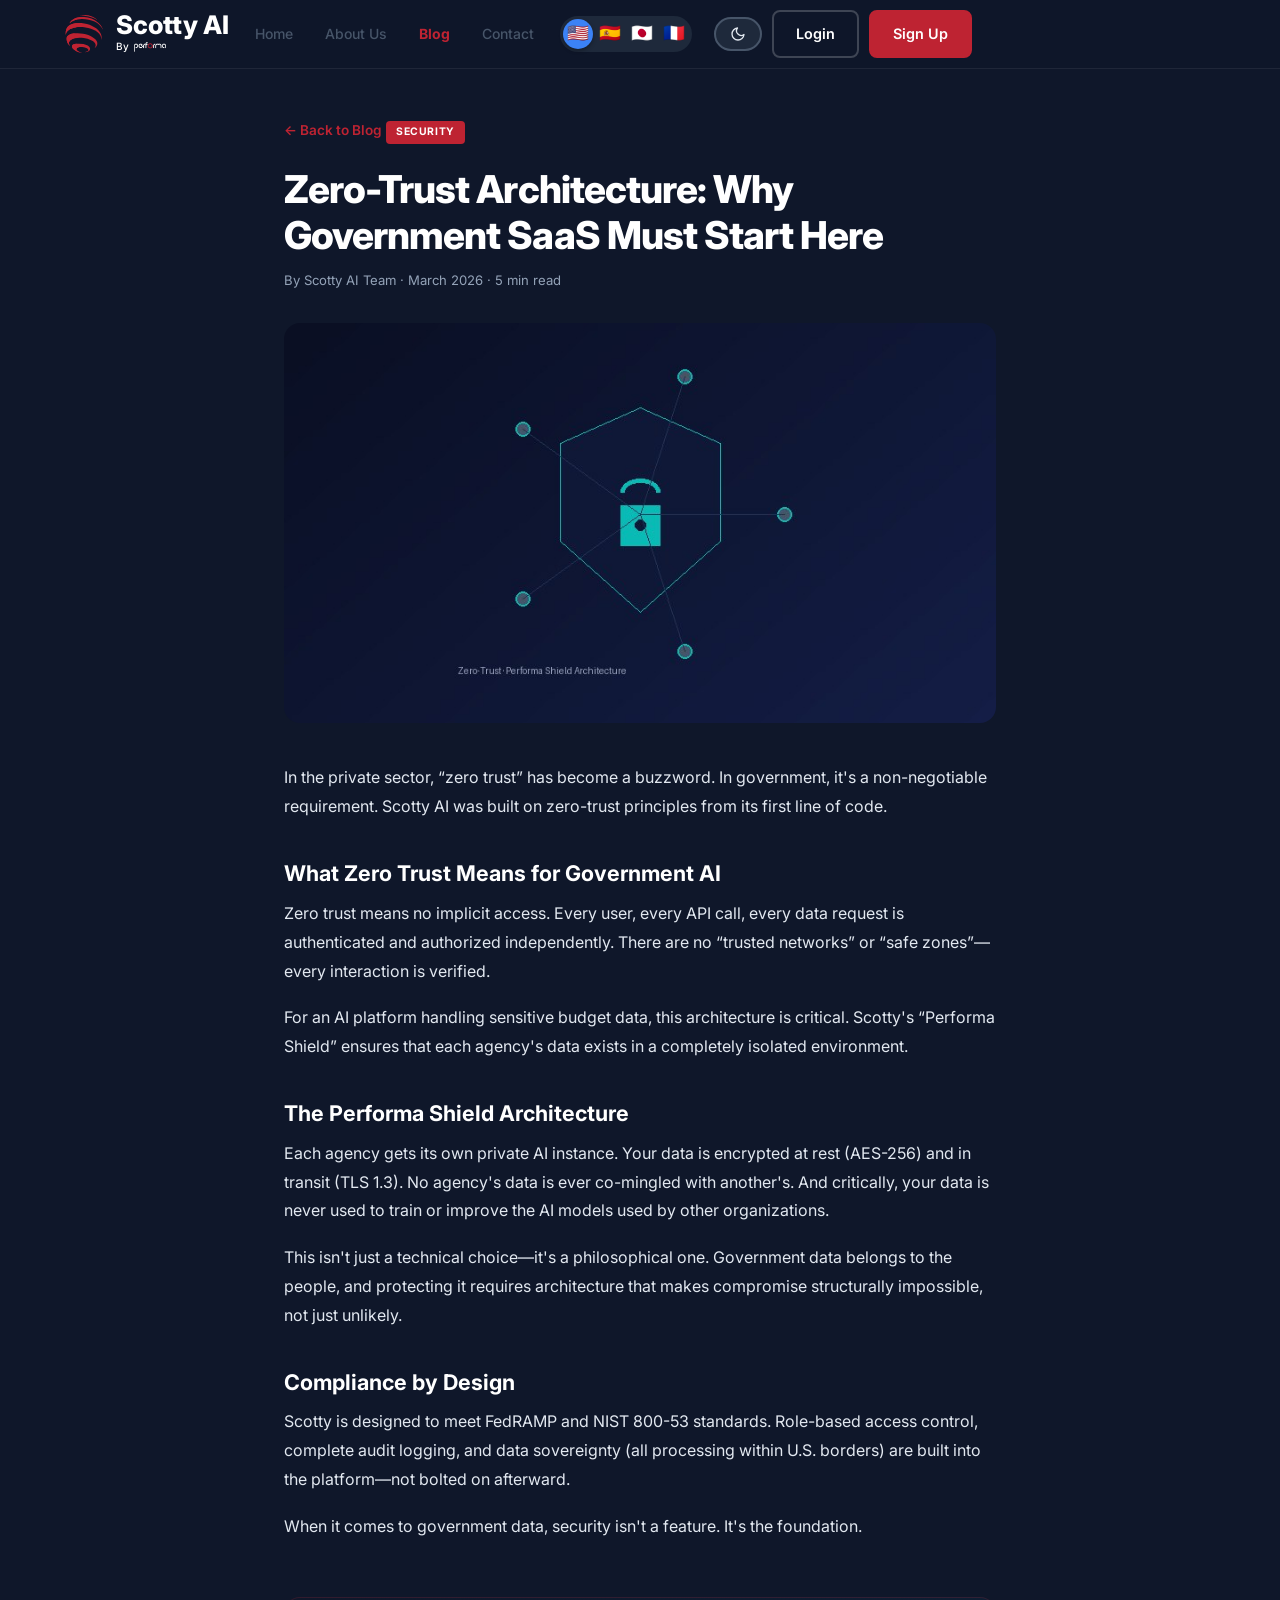
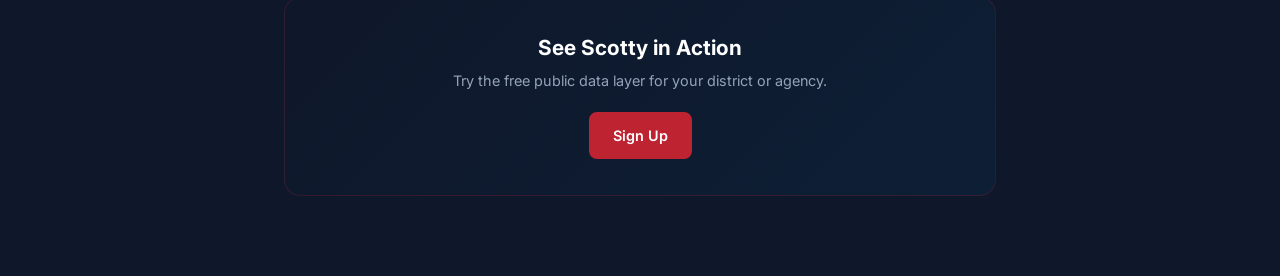
<file: zero-trust-architecture-government-saas.html>
<!DOCTYPE html>
<html lang="en" data-theme="dark">
<head>
  <meta charset="UTF-8">
  <meta name="viewport" content="width=device-width, initial-scale=1.0">
  <title>Zero-Trust Architecture: Why Government SaaS Must Start Here &mdash; Scotty AI</title>
  <link rel="preconnect" href="https://fonts.googleapis.com">
  <link href="https://fonts.googleapis.com/css2?family=Inter:wght@400;500;600;700;800&display=swap" rel="stylesheet">
  <link rel="stylesheet" href="../styles.css">
  <link rel="stylesheet" href="../scotty-v2.css">
  <link rel="stylesheet" href="../scroll-animations.css">
  
</head>
<body>

<header class="site-header" id="site-header">
  <div class="header-inner">
    <div class="logo" style="display:flex; align-items:center; gap: 12px; text-decoration:none; color:inherit;">
      <a href="../index.html" style="display:flex; align-items:center; color:inherit; text-decoration:none;" aria-label="Scotty AI Home">
      <svg class="logo-icon" viewBox="0 0 512 512" width="40" height="40"><style>.st1{fill:#BE2332;}</style><g><defs><rect id="s1" x="101" y="376.5" width="234.1" height="120.7"/></defs><clipPath id="c1"><use xlink:href="#s1"/></clipPath><g clip-path="url(#c1)"><path class="st1" d="M319.6,475c-20.9,17.1-52.2,13.4-52.2,13.4c40.4-6.2,44.1-20.2,44.5-22.9c3.8-31.1-75.7-48.4-121.3-39.2c-8.9,1.8-16.4,4.5-21.9,8.4c-30.7,21.7,18.6,54.7,65.8,62.4c0,0-47.4-.6-99.1-37.2c-16.8-11.9-31.3-26.5-33.7-41.6c-3.7-22.8,22.5-35.9,58.4-40.1c45.7-5.3,107.1,3.8,142.9,26.2C341.6,428.6,342.5,456.4,319.6,475"/></g></g><path class="st1" d="M392.2,438.5c53.5-72.3-56.4-118.1-138.3-130c-44.8-6.5-85.3-4.7-117.2,3.1C74,326.8,43.9,365.1,77.1,409c0,0-41.8-31.9-43.8-88.6c-1.8-52.9,63.8-68.1,98.9-72.5c1.5-.2,2.9-.3,4.2-.5c106.1-11.4,222.1,27.5,270.9,81.8C458.7,386.3,393.6,436.9,392.2,438.5"/><path class="st1" d="M477.3,333.8c.9-16.1,2.4-46.1-26.3-79.7c-56.8-66.3-197.1-97.8-301.6-82.7c-69.1,10-122.5,40.5-125.8,94.8c0,0-13.8-82.1,42.3-120.5c28.5-19.5,68.9-29.6,113.5-31c91.6-2.9,200.7,30.5,260.2,92.2C503.6,273.5,477.3,333.8,477.3,333.8"/><path class="st1" d="M497.8,201.3C456.1,103.2,331.1,60.4,223.9,64c-64.6,2.2-122.7,21.2-152.1,55.1l.1-.1c0,0,17.6-44.9,90.2-70.5c27.4-9.7,60.8-13.2,96-10.7c61.3,4.4,127.9,27.5,177,69.5C494.6,158,497.8,201.3,497.8,201.3"/><path class="st1" d="M428,76.8C397.7,57.1,359.8,41.3,317.2,32c-12.9-2.8-25.7-4.9-38.2-6.3c-28.9-3.2-56.6-2.8-81.8.8c31.5-10.5,66.2-14.3,101.6-9.8c7,.9,14.1,2.1,21.1,3.6C362.6,29.5,399.5,49.7,428,76.8"/><path class="st1" d="M77.1,409c0,0-41.8-31.9-43.8-88.6c-1.8-52.9,63.8-68.1,98.9-72.5c-1.3,20.8,0,42.1,4.3,63.6C74,326.8,43.9,365.1,77.1,409"/><path class="st1" d="M23.5,266.2c0,0-13.8-82.1,42.3-120.5c28.5-19.5,68.9-29.6,113.5-31c-12,17.5-22.2,36.5-30,56.7C80.2,181.5,26.8,211.9,23.5,266.2"/><g><defs><rect id="s2" x="101" y="377.7" width="134.1" height="119.5"/></defs><clipPath id="c2"><use xlink:href="#s2"/></clipPath><g clip-path="url(#c2)"><path class="st1" d="M234.4,497.1c0,0-47.4-.6-99.1-37.2c-16.8-11.9-31.3-26.5-33.7-41.6c-3.7-22.8,22.5-35.9,58.4-40.1c8.2,16.1,18.3,32.2,30.5,48.1c-8.9,1.8-16.4,4.5-21.9,8.4C138,456.3,187.3,489.4,234.4,497.1"/></g></g><path class="st1" d="M258.1,37.8c-11.9,7.7-23.4,16.4-34.2,26.2c-64.6,2.2-122.7,21.2-152.1,55.1l.1-.1c0,0,17.6-44.9,90.2-70.5C189.6,38.8,223,35.3,258.1,37.8"/><path class="st1" d="M298.8,16.6c-6.7,2.7-13.3,5.7-19.8,9.1c-28.9-3.2-56.6-2.8-81.8.8C228.8,16,263.5,12.2,298.8,16.6"/></svg>
      </a>
      <div style="display:flex; flex-direction:column; align-items:flex-start; justify-content:center;">
        <a href="../index.html" style="color:inherit; text-decoration:none;"><span class="logo-text" style="line-height:0.85; font-size:1.6rem;">Scotty AI</span></a>
        <a href="https://theperformagroup.com/" target="_blank" style="font-size:10px;font-weight:500;color:#ffffff;letter-spacing:.04em;margin-top:-3px;display:inline-flex;align-items:center;text-decoration:none;"><span class="by-branding-text" style="transform:translateY(-1px); color:#ffffff;">By</span> <img src="../performa-logo.png" alt="Performa" class="performa-logo-header" style="height:10px; margin-left:4px; margin-right:0; filter:none;"></a>
      </div>
    <nav class="main-nav" id="main-nav">
      <a href="../index.html" class="nav-link">Home</a>
      <a href="../about.html" class="nav-link">About Us</a>
      <a href="index.html" class="nav-link" style="color:var(--red);font-weight:700;">Blog</a>
      <a href="../contact.html" class="nav-link">Contact</a>
    </nav>
    <div class="header-ctas">
            <div class="lang-switcher">
        <button class="lang-btn active" data-lang="en" aria-label="English">🇺🇸</button>
        <button class="lang-btn" data-lang="es" aria-label="Español">🇪🇸</button>
        <button class="lang-btn" data-lang="ja" aria-label="日本語">🇯🇵</button>
        <button class="lang-btn" data-lang="fr" aria-label="Français">🇫🇷</button>
      </div>
      <button class="theme-toggle" id="theme-toggle" aria-label="Toggle theme">
        <svg class="icon-sun" xmlns="http://www.w3.org/2000/svg" viewBox="0 0 24 24" fill="none" stroke="currentColor" stroke-width="2" stroke-linecap="round" stroke-linejoin="round"><circle cx="12" cy="12" r="5"/><line x1="12" y1="1" x2="12" y2="3"/><line x1="12" y1="21" x2="12" y2="23"/><line x1="4.22" y1="4.22" x2="5.64" y2="5.64"/><line x1="18.36" y1="18.36" x2="19.78" y2="19.78"/><line x1="1" y1="12" x2="3" y2="12"/><line x1="21" y1="12" x2="23" y2="12"/><line x1="4.22" y1="19.78" x2="5.64" y2="18.36"/><line x1="18.36" y1="5.64" x2="19.78" y2="4.22"/></svg>
        <svg class="icon-moon" xmlns="http://www.w3.org/2000/svg" viewBox="0 0 24 24" fill="none" stroke="currentColor" stroke-width="2" stroke-linecap="round" stroke-linejoin="round"><path d="M21 12.79A9 9 0 1 1 11.21 3 7 7 0 0 0 21 12.79z"/></svg>
      </button>
      <a href="#" class="btn btn-outline-light" data-i18n="nav-login">Login</a>
      <a href="../contact.html" class="btn btn-red" aria-label="Request a Trial" data-i18n="nav-try">Sign Up</a>
    </div>
    <button class="mobile-toggle" aria-label="Menu">
      <span></span><span></span><span></span>
    </button>
  </div>
</header>

<article class="blog-article-page">
  <a href="../index.html#blog" class="blog-back">&larr; Back to Blog</a>
  <span class="article-tag">Security</span>
  <h1>Zero-Trust Architecture: Why Government SaaS Must Start Here</h1>
  <div class="blog-meta">By Scotty AI Team &middot; March 2026 &middot; 5 min read</div>
  
  <img src="../blog-img-zerotrust.jpg" class="blog-article-hero-img" alt="Feature Image">
  <div class="blog-body">
    <p>In the private sector, &ldquo;zero trust&rdquo; has become a buzzword. In government, it's a non-negotiable requirement. Scotty AI was built on zero-trust principles from its first line of code.</p>
<h2>What Zero Trust Means for Government AI</h2>
<p>Zero trust means no implicit access. Every user, every API call, every data request is authenticated and authorized independently. There are no &ldquo;trusted networks&rdquo; or &ldquo;safe zones&rdquo;&mdash;every interaction is verified.</p>
<p>For an AI platform handling sensitive budget data, this architecture is critical. Scotty's &ldquo;Performa Shield&rdquo; ensures that each agency's data exists in a completely isolated environment.</p>
<h2>The Performa Shield Architecture</h2>
<p>Each agency gets its own private AI instance. Your data is encrypted at rest (AES-256) and in transit (TLS 1.3). No agency's data is ever co-mingled with another's. And critically, your data is never used to train or improve the AI models used by other organizations.</p>
<p>This isn't just a technical choice&mdash;it's a philosophical one. Government data belongs to the people, and protecting it requires architecture that makes compromise structurally impossible, not just unlikely.</p>
<h2>Compliance by Design</h2>
<p>Scotty is designed to meet FedRAMP and NIST 800-53 standards. Role-based access control, complete audit logging, and data sovereignty (all processing within U.S. borders) are built into the platform&mdash;not bolted on afterward.</p>
<p>When it comes to government data, security isn't a feature. It's the foundation.</p>
  </div>
  <div class="blog-cta">
    <h3>See Scotty in Action</h3>
    <p>Try the free public data layer for your district or agency.</p>
    <a href="../index.html#hero" class="btn btn-red">Sign Up</a>
  </div>
</article>

<script src="../script.js"></script>
<script src="../lang.js"></script>
<script src="../scroll-animations.js"></script>
</body>
</html>
</file>
<file: styles.css>
/* ============ RESET & BASE ============ */
*,*::before,*::after{box-sizing:border-box;margin:0;padding:0}
:root{
  --red:#BE2332;
  --red-dark:#a00e20;
  --red-glow:rgba(190,35,50,.25);
  --teal:#BE2332;
  --teal-dark:#a00e20;
  --teal-glow:rgba(190,35,50,.25);
  --slate-900:#0F172A;
  --slate-800:#1E293B;
  --slate-700:#334155;
  --slate-600:#475569;
  --slate-400:#94A3B8;
  --slate-200:#E2E8F0;
  --slate-100:#F1F5F9;
  --slate-50:#F8FAFC;
  --white:#FFFFFF;
  --radius:8px;
  --radius-lg:16px;
  --shadow:0 1px 3px rgba(0,0,0,.1),0 1px 2px rgba(0,0,0,.06);
  --shadow-lg:0 10px 25px rgba(0,0,0,.1),0 4px 10px rgba(0,0,0,.05);
  --shadow-xl:0 20px 60px rgba(15,23,42,.18);
  --font:'Inter',system-ui,-apple-system,sans-serif;
}
html{scroll-behavior:smooth;scroll-padding-top:80px}
body{font-family:var(--font);color:var(--slate-800);line-height:1.6;background:var(--white);-webkit-font-smoothing:antialiased}
img{max-width:100%;display:block}
a{color:inherit;text-decoration:none}
ul{list-style:none}
.container{max-width:1200px;margin:0 auto;padding:0 24px}
.container-narrow{max-width:800px;margin:0 auto;padding:0 24px}

/* ============ TYPOGRAPHY ============ */
h1{font-size:clamp(2rem,5vw,3.25rem);font-weight:800;line-height:1.15;letter-spacing:-.025em}
h2{font-size:clamp(1.5rem,3.5vw,2.25rem);font-weight:700;line-height:1.2}
h3{font-size:1.25rem;font-weight:700;line-height:1.3}
h4{font-size:1rem;font-weight:600}
.text-red{color:var(--red)}
.section-headline{text-align:center;margin-bottom:16px}

/* ============ BUTTONS ============ */
.btn{display:inline-flex;align-items:center;gap:8px;padding:10px 22px;border-radius:var(--radius);font-weight:600;font-size:.9rem;border:2px solid transparent;cursor:pointer;transition:all .2s;white-space:nowrap;font-family:var(--font)}
.btn-red{background:var(--red);color:var(--white);border-color:var(--red)}
.btn-red:hover{background:var(--red-dark);border-color:var(--red-dark);box-shadow:0 4px 14px var(--red-glow)}
.btn-red{background:var(--red);color:var(--white);border-color:var(--red)}
.btn-red:hover{background:#a00e20;border-color:#a00e20;box-shadow:0 6px 18px rgba(190,35,50,.35);transform:translateY(-1px)}
.btn-outline{border-color:var(--slate-800);color:var(--slate-800);background:transparent}
.btn-outline:hover{background:var(--slate-800);color:var(--white)}
.btn-outline-light{border-color:var(--slate-300,#CBD5E1);color:var(--slate-800);background:transparent}
.btn-outline-light:hover{border-color:var(--slate-800);color:var(--slate-800)}
.btn-lg{padding:14px 32px;font-size:1rem}
.btn-sm{padding:6px 14px;font-size:.78rem}
.btn-block{width:100%;justify-content:center}
.btn-link{display:inline-flex;align-items:center;gap:10px;font-weight:600;font-size:.9rem;color:var(--slate-700);transition:color .2s}
.btn-link:hover{color:var(--slate-900)}
.play-btn{width:32px;height:32px;border-radius:50%;background:rgba(190,35,50,.1);border:2px solid rgba(190,35,50,.2);display:flex;align-items:center;justify-content:center;flex-shrink:0;transition:all .2s}
.btn-link:hover .play-btn{background:rgba(190,35,50,.15);border-color:var(--red)}

/* ============ HEADER ============ */
.site-header{position:sticky;top:0;z-index:1000;background:rgba(255,255,255,.96);backdrop-filter:blur(16px);border-bottom:1px solid var(--slate-200);transition:box-shadow .2s}
.site-header.scrolled{box-shadow:0 2px 20px rgba(0,0,0,.08)}
.header-inner{display:flex;align-items:center;justify-content:space-between;max-width:1200px;margin:0 auto;padding:0 24px;height:68px}
.logo{display:flex;align-items:center;gap:10px;font-weight:800;font-size:1.15rem;color:var(--slate-900)}
.logo-icon{flex-shrink:0}
.main-nav{display:flex;align-items:center;gap:4px}
.nav-link{font-size:.875rem;font-weight:500;color:var(--slate-600);padding:8px 14px;border-radius:var(--radius);border:none;background:none;cursor:pointer;display:flex;align-items:center;gap:6px;transition:color .15s,background .15s;font-family:var(--font)}
.nav-link:hover{color:var(--slate-900);background:var(--slate-100)}
.nav-item{position:relative}
.dropdown{display:none;position:absolute;top:calc(100% + 4px);left:0;background:var(--white);border:1px solid var(--slate-200);border-radius:var(--radius);box-shadow:var(--shadow-lg);padding:8px 0;min-width:200px;z-index:100}
.nav-item:hover .dropdown{display:block}
.dropdown a{display:block;padding:8px 16px;font-size:.85rem;color:var(--slate-600);transition:background .15s,color .15s}
.dropdown a:hover{background:var(--slate-50);color:var(--slate-900)}
.header-ctas{display:flex;align-items:center;gap:10px}
.mobile-toggle{display:none;flex-direction:column;gap:5px;background:none;border:none;cursor:pointer;padding:8px}
.mobile-toggle span{display:block;width:22px;height:2px;background:var(--slate-700);border-radius:2px;transition:all .2s}
.mobile-toggle.mobile-open span:nth-child(1){transform:translateY(7px) rotate(45deg)}
.mobile-toggle.mobile-open span:nth-child(2){opacity:0}
.mobile-toggle.mobile-open span:nth-child(3){transform:translateY(-7px) rotate(-45deg)}

/* Language Switcher */
.lang-switcher{display:inline-flex;align-items:center;background:var(--slate-100);border-radius:999px;padding:3px;gap:2px;margin-right:12px}
.lang-btn{background:transparent;border:none;font-size:1.1rem;width:30px;height:30px;border-radius:50%;display:flex;align-items:center;justify-content:center;cursor:pointer;transition:all .2s;border:1px solid transparent}
.lang-btn:hover{background:rgba(0,0,0,.05)}
.lang-btn.active{background:#2563eb;box-shadow:0 2px 4px rgba(37,99,235,.2)}
[data-theme="dark"] .lang-switcher{background:var(--slate-800)}
[data-theme="dark"] .lang-btn:hover{background:rgba(255,255,255,.08)}
[data-theme="dark"] .lang-btn.active{background:#3b82f6;box-shadow:0 2px 4px rgba(0,0,0,.3)}

/* ============ HERO ============ */
.hero{padding:96px 0 80px;background:linear-gradient(160deg,var(--slate-50) 0%,#ffffff 55%,#f0fdfc 100%);overflow:hidden;position:relative}
.hero::before{content:'';position:absolute;top:-200px;right:-200px;width:600px;height:600px;border-radius:50%;background:radial-gradient(circle,rgba(190,35,50,.06) 0%,transparent 70%);pointer-events:none}
.hero-grid{display:grid;grid-template-columns:55fr 45fr;gap:64px;align-items:center}
.hero-eyebrow{display:inline-flex;align-items:center;gap:8px;font-size:.78rem;font-weight:600;color:var(--red);text-transform:uppercase;letter-spacing:.08em;margin-bottom:18px}
.eyebrow-dot{width:6px;height:6px;border-radius:50%;background:var(--red);animation:blink 2s ease-in-out infinite}
@keyframes blink{0%,100%{opacity:1}50%{opacity:.3}}
.hero-text h1{margin-bottom:20px}
.hero-sub{font-size:1.05rem;color:var(--slate-600);margin-bottom:32px;max-width:520px;line-height:1.7}
.hero-ctas{display:flex;align-items:center;gap:20px;flex-wrap:wrap;margin-bottom:28px}
.hero-social-proof{display:flex;align-items:center;gap:10px}
.proof-avatars{display:flex}
.proof-avatar{width:28px;height:28px;border-radius:50%;border:2px solid white;margin-left:-8px;}
.proof-avatar:first-child{margin-left:0}
.hero-social-proof span{font-size:.82rem;color:var(--slate-500,#64748B)}
.hero-social-proof strong{color:var(--slate-800)}

/* ============ DASHBOARD MOCK ============ */
.dashboard-mock{background:var(--slate-900);border-radius:var(--radius-lg);overflow:hidden;box-shadow:var(--shadow-xl),0 0 0 1px rgba(255,255,255,.04)}
.mock-topbar{display:flex;align-items:center;gap:8px;padding:11px 16px;background:var(--slate-800);border-bottom:1px solid rgba(255,255,255,.05)}
.mock-dot{width:10px;height:10px;border-radius:50%;flex-shrink:0}
.mock-dot.red{background:#ff5f57}.mock-dot.yellow{background:#febc2e}.mock-dot.green{background:#28c840}
.mock-title{margin-left:6px;font-size:.72rem;color:var(--slate-400);font-weight:500;flex:1}
.mock-live-badge{font-size:.65rem;font-weight:700;color:#34d399;letter-spacing:.05em;animation:blink 2s ease-in-out infinite}
.mock-body{padding:16px}

/* Search Wrapper */
.mock-search-wrapper{margin-bottom:12px}
.mock-search-label{font-size:.68rem;color:var(--red);font-weight:500;display:flex;align-items:center;gap:5px;margin-bottom:8px;letter-spacing:.01em;line-height:1.4}
.mock-search{display:flex;gap:6px}
.mock-search input{flex:1;background:var(--slate-800);border:1.5px solid var(--slate-700);border-radius:var(--radius);padding:8px 12px;color:var(--slate-200);font-size:.78rem;font-family:var(--font);transition:border-color .2s,box-shadow .2s;outline:none}
.mock-search input:focus{border-color:var(--red);box-shadow:0 0 0 3px rgba(190,35,50,.12)}
.mock-search input::placeholder{color:var(--slate-600)}
.mock-suggestions{display:flex;gap:6px;margin-top:8px;flex-wrap:wrap}
.suggestion-chip{background:rgba(190,35,50,.08);border:1px solid rgba(190,35,50,.2);color:var(--red);padding:3px 10px;border-radius:20px;font-size:.65rem;font-weight:600;cursor:pointer;transition:all .15s;font-family:var(--font)}
.suggestion-chip:hover{background:rgba(190,35,50,.15);border-color:rgba(190,35,50,.4)}

/* Results Area + Scan Overlay */
.mock-results-area{position:relative;border-radius:var(--radius);overflow:hidden;min-height:180px}

/* Scanning Overlay */
.scan-overlay{display:none;position:absolute;inset:0;background:rgba(10,18,35,.97);border-radius:var(--radius);z-index:20;padding:16px;flex-direction:column;gap:11px;backdrop-filter:blur(4px)}
.scan-overlay.active{display:flex}

.scan-header{display:flex;align-items:center;gap:10px}
.scan-pulse-wrapper{position:relative;width:28px;height:28px;display:flex;align-items:center;justify-content:center;flex-shrink:0}
.scan-pulse-ring{position:absolute;width:28px;height:28px;border-radius:50%;border:1.5px solid var(--red);animation:pulseRing 1.8s ease-out infinite}
.scan-pulse-ring.delay{animation-delay:.6s;opacity:.5}
@keyframes pulseRing{0%{transform:scale(.6);opacity:1}100%{transform:scale(1.6);opacity:0}}
.scan-title-group{display:flex;flex-direction:column;gap:1px}
.scan-label{font-size:.6rem;color:var(--slate-400);text-transform:uppercase;letter-spacing:.08em;font-weight:600}
.scan-agency-name{font-size:.85rem;font-weight:700;color:var(--white)}

.scan-line-track{height:2px;background:rgba(190,35,50,.12);border-radius:2px;overflow:hidden}
.scan-line{height:100%;width:30%;background:linear-gradient(90deg,transparent,var(--red),transparent);animation:scanLine 1.4s linear infinite}
@keyframes scanLine{0%{transform:translateX(-100%)}100%{transform:translateX(400%)}}

.scan-steps{display:flex;flex-direction:column;gap:6px}
.scan-step{display:flex;align-items:center;gap:8px;font-size:.7rem;color:var(--slate-500);transition:color .3s}
.scan-step.active{color:var(--white)}
.scan-step.done{color:var(--red)}
.step-dot{width:12px;height:12px;border-radius:50%;border:1.5px solid currentColor;flex-shrink:0;transition:all .2s;display:flex;align-items:center;justify-content:center}
.scan-step.active .step-dot{animation:stepPulse .8s ease-in-out infinite;box-shadow:0 0 6px var(--red)}
.scan-step.done .step-dot{background:var(--red);border-color:var(--red)}
@keyframes stepPulse{0%,100%{opacity:1}50%{opacity:.4}}
.step-text{flex:1}
.step-check{font-size:.65rem;opacity:0;transition:opacity .3s;font-weight:700}
.scan-step.done .step-check{opacity:1}

.scan-progress-track{height:3px;background:rgba(255,255,255,.06);border-radius:3px;overflow:hidden}
.scan-progress-fill{height:100%;width:0%;background:linear-gradient(90deg,var(--red),#34d399);border-radius:3px;transition:width .2s linear}

.scan-stats{display:grid;grid-template-columns:repeat(3,1fr);gap:6px}
.scan-stat{background:rgba(255,255,255,.04);border-radius:6px;padding:8px 6px;text-align:center;border:1px solid rgba(255,255,255,.05)}
.scan-stat-num{display:block;font-size:.95rem;font-weight:800;color:var(--red);font-variant-numeric:tabular-nums;letter-spacing:-.01em}
.scan-stat-label{font-size:.58rem;color:var(--slate-500);text-transform:uppercase;letter-spacing:.06em;margin-top:2px;display:block}

/* Results State */
.mock-results{opacity:.25;filter:blur(1.5px);transition:opacity .6s ease,filter .6s ease}
.mock-results.revealed{opacity:1;filter:none}
.results-complete-badge{display:none;align-items:center;gap:6px;font-size:.65rem;color:#34d399;font-weight:600;margin-bottom:8px;animation:fadeIn .4s ease}
.mock-results.revealed .results-complete-badge{display:flex}
@keyframes fadeIn{from{opacity:0;transform:translateY(-4px)}to{opacity:1;transform:translateY(0)}}

.mock-charts{display:grid;grid-template-columns:1fr 1fr;gap:10px;margin-bottom:10px}
.mock-chart{background:var(--slate-800);border-radius:var(--radius);padding:12px;text-align:center;border:1px solid rgba(255,255,255,.05)}
.bar-group{display:flex;align-items:flex-end;justify-content:center;gap:5px;height:72px;margin-bottom:6px}
.bar{width:12px;border-radius:3px 3px 0 0;background:linear-gradient(to top,var(--red),rgba(190,35,50,.5));height:var(--h)}
.bar.accent{background:linear-gradient(to top,#BE2332,rgba(190,35,50,.5))}
.line-chart{width:100%;height:54px}
.chart-label{font-size:.62rem;color:var(--slate-400);font-weight:500;letter-spacing:.02em}

.mock-table{background:var(--slate-800);border-radius:var(--radius);overflow:hidden;border:1px solid rgba(255,255,255,.05)}
.table-row{display:grid;grid-template-columns:1fr 1fr 1fr;padding:7px 10px;font-size:.7rem;color:var(--slate-400)}
.table-row.header{background:var(--slate-700);font-weight:600;color:var(--slate-300,#CBD5E1);font-size:.62rem;text-transform:uppercase;letter-spacing:.06em}
.table-row:not(.header){border-top:1px solid rgba(255,255,255,.04)}
.positive{color:#34d399;font-weight:600}
.negative{color:#f87171;font-weight:600}

.mock-caption{display:flex;align-items:center;justify-content:center;gap:5px;font-size:.65rem;color:var(--slate-500);padding:10px 16px;margin:0;letter-spacing:.01em}

/* ============ TRUST BAR ============ */
.trust-bar{background:linear-gradient(180deg,var(--slate-50) 0%,var(--white) 100%);padding:48px 0 40px;border-top:1px solid var(--slate-200);border-bottom:1px solid var(--slate-200)}
.trust-headline{text-align:center;font-size:.8rem;font-weight:700;color:var(--slate-600);text-transform:uppercase;letter-spacing:.12em;margin-bottom:28px}
.trust-logos{display:flex;justify-content:center;gap:40px;flex-wrap:wrap;align-items:center}
.trust-logo-item{display:flex;flex-direction:column;align-items:center;gap:10px;opacity:.75;transition:all .3s ease;padding:16px 20px;border-radius:var(--radius-lg);background:var(--white);border:1px solid var(--slate-200);min-width:120px}
.trust-logo-item:hover{opacity:1;border-color:var(--red);box-shadow:0 4px 12px rgba(190,35,50,.12);transform:translateY(-2px)}
.trust-logo-item span{font-size:.72rem;color:var(--slate-600);font-weight:600;text-transform:uppercase;letter-spacing:.04em}

/* ============ FEATURES ============ */
.features{padding:96px 0}
.features .section-headline{margin-bottom:12px}
.features > .container > p{text-align:center;color:var(--slate-500);margin-bottom:48px;font-size:.95rem}
.feature-cards{display:grid;grid-template-columns:repeat(3,1fr);gap:28px}
.feature-card{padding:32px;background:var(--white);border:1px solid var(--slate-200);border-radius:var(--radius-lg);transition:box-shadow .25s,transform .25s,border-color .25s}
.feature-card:hover{box-shadow:var(--shadow-lg);transform:translateY(-5px);border-color:transparent}
.feature-icon{margin-bottom:20px}
.feature-card h3{margin-bottom:10px;font-size:1.1rem}
.feature-card p{color:var(--slate-600);font-size:.88rem;line-height:1.7}

/* ============ HOOK SPLIT ============ */
.hook-split{padding:96px 0;background:var(--slate-50);border-top:1px solid var(--slate-200)}
.split-intro{text-align:center;margin-bottom:48px}
.split-intro h2{margin-bottom:10px}
.split-intro p{color:var(--slate-500);font-size:.95rem}
.split-grid{display:grid;grid-template-columns:1fr 180px 1fr;gap:0;align-items:start}
.split-side{padding:28px}
.split-meta-tag{display:inline-flex;align-items:center;gap:6px;font-size:.7rem;font-weight:700;text-transform:uppercase;letter-spacing:.08em;padding:4px 10px;border-radius:20px;margin-bottom:12px}
.split-meta-tag.fragmented{background:rgba(148,163,184,.12);color:var(--slate-400);border:1px solid var(--slate-200)}
.split-meta-tag.full{background:rgba(190,35,50,.1);color:var(--red);border:1px solid rgba(190,35,50,.25)}
.split-side h3{font-size:1.3rem;margin-bottom:10px}
.split-desc{font-size:.85rem;color:var(--slate-600);line-height:1.7;margin-bottom:16px}

.split-visual-wrap{border-radius:var(--radius);overflow:hidden;position:relative}
.blurred-wrap .split-table{filter:blur(2.5px);opacity:.5}
.split-blur-overlay{position:absolute;inset:0;display:flex;align-items:center;justify-content:center;gap:6px;font-size:.75rem;font-weight:600;color:var(--slate-500);background:rgba(241,245,249,.6);z-index:2;backdrop-filter:blur(1px)}
.split-table{width:100%;border-collapse:collapse;font-size:.78rem}
.split-table th,.split-table td{padding:9px 12px;text-align:left;border-bottom:1px solid var(--slate-200)}
.split-table th{background:var(--slate-800);color:var(--white);font-weight:600;font-size:.68rem;text-transform:uppercase;letter-spacing:.05em}
.clear-wrap .split-table{background:var(--white);border-radius:var(--radius);overflow:hidden;box-shadow:var(--shadow)}

.split-divider{display:flex;flex-direction:column;align-items:center;justify-content:center;padding:32px 0;gap:16px}
.split-divider-line{flex:1;width:1px;background:linear-gradient(to bottom,transparent,var(--slate-200),transparent)}
.btn-split-cta{font-size:.8rem;padding:12px 16px;text-align:center;line-height:1.4;border-radius:var(--radius);writing-mode:horizontal-tb}

/* ============ SOLUTIONS ============ */
.solutions{padding:96px 0}
.solutions .section-headline{margin-bottom:8px}
.sol-tabs{display:flex;justify-content:center;gap:8px;margin-bottom:48px;margin-top:24px}
.sol-tab{padding:9px 22px;border-radius:var(--radius);font-weight:600;font-size:.875rem;border:2px solid var(--slate-200);background:transparent;cursor:pointer;color:var(--slate-500);transition:all .2s;font-family:var(--font)}
.sol-tab.active{border-color:var(--red);color:var(--red);background:rgba(190,35,50,.04)}
.sol-tab:hover:not(.active){border-color:var(--slate-400);color:var(--slate-700)}
.sol-content{display:none}
.sol-content.active{display:block;animation:fadeIn .3s ease}
.z-section{display:grid;grid-template-columns:1fr 1fr;gap:64px;align-items:center;margin-bottom:80px}
.z-section.reverse{direction:rtl}
.z-section.reverse > *{direction:ltr}
.z-placeholder{background:linear-gradient(135deg,var(--slate-50) 0%,var(--white) 100%);border:1px solid var(--slate-200);border-radius:var(--radius-lg);padding:56px 48px;display:flex;flex-direction:column;align-items:center;gap:20px;min-height:260px;justify-content:center;transition:all .3s ease;box-shadow:0 2px 8px rgba(0,0,0,.04)}
.z-placeholder span{font-size:.95rem;font-weight:700;color:var(--slate-700);letter-spacing:-.01em}.z-placeholder:hover{border-color:var(--red);box-shadow:0 8px 24px rgba(190,35,50,.1);transform:translateY(-3px)}
.z-text h3{font-size:1.5rem;margin-bottom:12px}
.z-text p{color:var(--slate-600);line-height:1.75;margin-bottom:16px}
.z-benefit{display:flex;align-items:flex-start;gap:10px;padding:12px 16px;background:rgba(190,35,50,.05);border:1px solid rgba(190,35,50,.15);border-radius:var(--radius);font-size:.85rem;color:var(--slate-700);line-height:1.5}
.z-benefit svg{flex-shrink:0;margin-top:2px}

/* ============ SECURITY ============ */
.security{padding:96px 0;background:var(--slate-900);color:var(--white)}
.security-header{text-align:center;margin-bottom:64px}
.security-header h1{color:var(--white);font-size:clamp(1.8rem,4vw,2.8rem)}
.security-header p{color:var(--slate-400);font-size:1rem;margin-top:16px;max-width:600px;margin-left:auto;margin-right:auto;line-height:1.7}
.arch-cards{display:grid;grid-template-columns:repeat(3,1fr);gap:28px;margin-bottom:64px}
.arch-card{background:var(--slate-800);border:1px solid var(--slate-700);border-radius:var(--radius-lg);padding:36px;text-align:center;transition:transform .2s,border-color .2s}
.arch-card:hover{transform:translateY(-5px);border-color:rgba(190,35,50,.3)}
.arch-icon{margin-bottom:20px;display:flex;justify-content:center}
.arch-card h3{margin-bottom:10px;color:var(--white);font-size:1.05rem}
.arch-card p{color:var(--slate-400);font-size:.875rem;line-height:1.7}
.endorsement{display:flex;align-items:center;gap:48px;padding:48px;background:var(--slate-800);border-radius:var(--radius-lg);border:1px solid var(--slate-700)}
.endorsement-img{flex-shrink:0}
.headshot-placeholder{width:96px;height:96px;border-radius:50%;overflow:hidden}
.endorsement blockquote p{font-size:1.15rem;font-style:italic;color:var(--slate-200);line-height:1.7;margin-bottom:14px}
.endorsement cite{color:var(--slate-400);font-style:normal;font-weight:600;font-size:.875rem}

/* ============ BLOG ============ */
.blog{padding:96px 0;background:var(--slate-50)}
.blog .section-headline{margin-bottom:40px}
.blog-layout{display:grid;grid-template-columns:1fr 300px;gap:36px}
.blog-featured{display:grid;grid-template-columns:1fr 1fr;gap:0;margin-bottom:36px;background:var(--white);border-radius:var(--radius-lg);overflow:hidden;border:1px solid var(--slate-200);box-shadow:var(--shadow)}
.blog-featured-img{background:linear-gradient(135deg,var(--slate-100),var(--slate-200));display:flex;align-items:center;justify-content:center;min-height:220px}
.blog-img-placeholder{opacity:.35}
.blog-featured-text{padding:32px}
.blog-tag{display:inline-block;background:var(--red);color:var(--white);padding:3px 10px;border-radius:4px;font-size:.65rem;font-weight:700;text-transform:uppercase;letter-spacing:.06em;margin-bottom:12px}
.blog-featured-text h2{font-size:1.2rem;margin-bottom:10px;line-height:1.4}
.blog-featured-text p{color:var(--slate-600);font-size:.875rem;margin-bottom:16px;line-height:1.7}
.blog-grid{display:grid;grid-template-columns:repeat(3,1fr);gap:16px}
.blog-card{background:var(--white);border-radius:var(--radius);overflow:hidden;border:1px solid var(--slate-200);transition:box-shadow .2s,transform .2s}
.blog-card:hover{box-shadow:var(--shadow);transform:translateY(-2px)}
.blog-card-img{height:110px;background:linear-gradient(135deg,var(--slate-100),var(--slate-200))}
.blog-card h4{padding:12px 14px 5px;font-size:.82rem;line-height:1.4}
.blog-card p{padding:0 14px 14px;font-size:.75rem;color:var(--slate-500);line-height:1.6}
.blog-sidebar{display:flex;flex-direction:column;gap:16px}
.sidebar-card{background:var(--white);border:1px solid var(--slate-200);border-radius:var(--radius-lg);padding:22px}
.sidebar-card h4{margin-bottom:6px}
.sidebar-card p{font-size:.82rem;color:var(--slate-600);margin-bottom:14px}
.sidebar-form{display:flex;gap:7px}
.sidebar-form input{flex:1;padding:7px 10px;border:1.5px solid var(--slate-200);border-radius:var(--radius);font-size:.82rem;font-family:var(--font);outline:none;transition:border-color .2s}
.sidebar-form input:focus{border-color:var(--red)}
.tag-cloud{display:flex;flex-wrap:wrap;gap:7px}
.tag{background:var(--slate-100);color:var(--slate-600);padding:4px 11px;border-radius:20px;font-size:.72rem;font-weight:500;cursor:pointer;transition:all .15s}
.tag:hover{background:rgba(190,35,50,.1);color:var(--red)}

/* ============ FAQ ============ */
.faq{padding:96px 0}
.faq .section-headline{margin-bottom:8px}
.faq-search{margin-bottom:36px;margin-top:24px;position:relative}
.faq-search::before{content:'';position:absolute;left:16px;top:50%;transform:translateY(-50%);width:16px;height:16px;background:url("data:image/svg+xml,%3Csvg xmlns='http://www.w3.org/2000/svg' width='16' height='16' fill='none'%3E%3Ccircle cx='7' cy='7' r='5' stroke='%2394A3B8' stroke-width='1.5'/%3E%3Cpath d='M11 11l2.5 2.5' stroke='%2394A3B8' stroke-width='1.5' stroke-linecap='round'/%3E%3C/svg%3E") center/contain no-repeat}
.faq-search input{width:100%;padding:13px 20px 13px 42px;border:2px solid var(--slate-200);border-radius:var(--radius-lg);font-size:.95rem;font-family:var(--font);transition:border-color .2s,box-shadow .2s;outline:none;background:var(--white)}
.faq-search input:focus{border-color:var(--red);box-shadow:0 0 0 4px rgba(190,35,50,.1)}
.faq-category{margin-bottom:28px}
.faq-cat-title{font-size:.9rem;font-weight:700;color:var(--slate-500);padding-bottom:10px;border-bottom:2px solid var(--slate-200);margin-bottom:4px;text-transform:uppercase;letter-spacing:.05em}
.faq-item{border-bottom:1px solid var(--slate-100)}
.faq-question{width:100%;text-align:left;padding:15px 0;font-size:.95rem;font-weight:600;color:var(--slate-800);background:none;border:none;cursor:pointer;display:flex;justify-content:space-between;align-items:center;font-family:var(--font);transition:color .2s;gap:16px}
.faq-question:hover{color:var(--red)}
.faq-toggle{font-size:1.4rem;color:var(--slate-400);transition:transform .25s,color .2s;font-weight:300;flex-shrink:0;line-height:1}
.faq-item.open .faq-toggle{transform:rotate(45deg);color:var(--red)}
.faq-answer{max-height:0;overflow:hidden;transition:max-height .35s ease}
.faq-item.open .faq-answer{max-height:400px}
.faq-answer p{padding:4px 0 18px;color:var(--slate-600);font-size:.9rem;line-height:1.75}
.post-faq-ctas{text-align:center;margin-top:56px;padding-top:40px;border-top:2px solid var(--slate-200)}
.post-faq-ctas h3{margin-bottom:20px;font-size:1.35rem}
.post-faq-buttons{display:flex;justify-content:center;gap:14px}

/* ============ PRICING ============ */
.pricing{padding:96px 0;background:var(--slate-50)}
.pricing .section-headline{margin-bottom:6px}
.pricing-sub{text-align:center;color:var(--slate-500);font-size:.95rem;margin-bottom:48px}
.pricing-grid{display:grid;grid-template-columns:repeat(2,minmax(320px, 400px));justify-content:center;gap:24px;align-items:start}
.pricing-card{background:var(--white);border:2px solid var(--slate-200);border-radius:var(--radius-lg);padding:36px;position:relative;transition:transform .2s,box-shadow .2s}
.pricing-card:hover{transform:translateY(-5px);box-shadow:var(--shadow-lg)}
.pricing-card.highlighted{border-color:var(--red);box-shadow:0 0 0 1px var(--red),0 12px 40px rgba(190,35,50,.12)}
.pricing-card.highlighted:hover{box-shadow:0 0 0 1px var(--red),0 20px 50px rgba(190,35,50,.2)}
.pricing-badge{position:absolute;top:-14px;left:50%;transform:translateX(-50%);background:var(--red);color:var(--white);padding:4px 16px;border-radius:20px;font-size:.72rem;font-weight:700;text-transform:uppercase;letter-spacing:.05em;white-space:nowrap}
.pricing-header{text-align:center;padding-bottom:24px;border-bottom:1px solid var(--slate-200);margin-bottom:24px}
.pricing-header h3{font-size:1.1rem;margin-bottom:8px;color:var(--slate-700)}
.pricing-price{font-size:1.9rem;font-weight:800;color:var(--slate-900);margin-bottom:4px}
.pricing-note{font-size:.78rem;color:var(--slate-400)}
.pricing-features{margin-bottom:28px}
.pricing-features li{display:flex;align-items:flex-start;gap:10px;padding:8px 0;font-size:.865rem;color:var(--slate-700);line-height:1.5}
.pricing-features li svg{flex-shrink:0;margin-top:2px}

/* ============ FOOTER ============ */
.site-footer{background:var(--slate-900);color:var(--slate-400);padding:64px 0 0}
.footer-grid{display:grid;grid-template-columns:1.6fr 1fr 1fr 1fr;gap:48px;padding-bottom:48px;border-bottom:1px solid var(--slate-700)}
.footer-logo{display:flex;align-items:center;gap:10px;font-weight:800;font-size:1.1rem;color:var(--white);margin-bottom:10px}
.footer-tagline{font-size:.82rem;margin-bottom:18px;color:var(--slate-500)}
.social-icons{display:flex;gap:14px}
.social-icons a{transition:opacity .2s}
.social-icons a:hover{opacity:.7}
.footer-col h4{color:var(--white);margin-bottom:14px;font-size:.75rem;text-transform:uppercase;letter-spacing:.08em}
.footer-col li{margin-bottom:9px}
.footer-col a{font-size:.82rem;transition:color .2s}
.footer-col a:hover{color:var(--white)}
.footer-bottom{display:flex;justify-content:space-between;align-items:center;padding:24px 0;font-size:.75rem;flex-wrap:wrap;gap:12px;color:var(--slate-500)}
.footer-legal{display:flex;gap:20px}
.footer-legal a{transition:color .2s}
.footer-legal a:hover{color:var(--white)}

/* ============ RESPONSIVE ============ */
@media(max-width:1024px){
  .hero-grid{grid-template-columns:1fr;gap:48px}
  .feature-cards,.arch-cards,.pricing-grid{grid-template-columns:1fr 1fr}
  .blog-layout{grid-template-columns:1fr}
  .z-section,.z-section.reverse{grid-template-columns:1fr}
  .endorsement{flex-direction:column;text-align:center}
  .split-grid{grid-template-columns:1fr;gap:0}
  .split-divider{flex-direction:row;padding:16px 28px;gap:12px}
  .split-divider-line{flex:1;height:1px;width:auto}
  .footer-grid{grid-template-columns:1fr 1fr}
}
@media(max-width:768px){
  .main-nav,.header-ctas{display:none}
  .mobile-toggle{display:flex}
  .hero{padding:80px 0 56px}
  .feature-cards,.arch-cards,.pricing-grid,.blog-grid{grid-template-columns:1fr}
  .blog-featured{grid-template-columns:1fr}
  .footer-grid{grid-template-columns:1fr}
  .footer-bottom{flex-direction:column;text-align:center}
  .footer-legal{flex-wrap:wrap;justify-content:center}
  .hero-ctas{flex-direction:column;align-items:flex-start}
  .sol-tabs{flex-wrap:wrap;justify-content:center}
  .post-faq-buttons{flex-direction:column;align-items:center}
  .mock-charts{grid-template-columns:1fr}
  .scan-stats{grid-template-columns:repeat(3,1fr)}
}

.clear-wrap td, .clear-wrap th { color: var(--slate-800) !important; }

.performa-logo-header {
  height: 20px;
  margin-right: 6px;
  vertical-align: middle;
  
}
.performa-logo-footer {
  height: 28px;
  margin-bottom: 16px;
  
  opacity: 0.9;
  display: block;
}
.performa-logo-quote {
  height: 22px;
  margin-top: 16px;
  display: block;
  
}

/* Fix Performa logo visibility on Light Mode / White backgrounds */
[data-theme="light"] .performa-logo-header {
  filter: brightness(0) invert(18%) sepia(85%) saturate(3015%) hue-rotate(343deg) brightness(85%) contrast(89%);
}
.performa-logo-quote {
  filter: brightness(0) invert(18%) sepia(85%) saturate(3015%) hue-rotate(343deg) brightness(85%) contrast(89%);
}

/* Adaptive text color for 'By' in light mode */
[data-theme="light"] .by-branding-text { color: var(--slate-900) !important; }
</file>
<file: scotty-v2.css>
/* ============ SCOTTY-V2 ADDITIONS ============ */
/* This file is already referenced in index.html */
/* Adding dark mode theme variable overrides here */

/* ============ THEME TOGGLE BUTTON ============ */
.theme-toggle {
  display: inline-flex;
  align-items: center;
  justify-content: center;
  gap: 6px;
  width: auto;
  padding: 7px 14px;
  border-radius: 999px;
  border: 2px solid var(--slate-200);
  background: var(--white);
  color: var(--slate-700);
  cursor: pointer;
  font-size: .78rem;
  font-weight: 600;
  font-family: var(--font);
  transition: all .2s;
  white-space: nowrap;
}
.theme-toggle svg {
  width: 16px;
  height: 16px;
  flex-shrink: 0;
}
.theme-toggle:hover {
  border-color: var(--slate-400);
  background: var(--slate-50);
}
/* Dark mode state */
[data-theme="dark"] .theme-toggle {
  background: var(--slate-800);
  border-color: var(--slate-600);
  color: var(--slate-200);
}
[data-theme="dark"] .theme-toggle:hover {
  border-color: var(--red);
  background: var(--slate-700);
}
/* Icon visibility controlled by dark mode */
.theme-toggle .icon-moon { display: none; }
[data-theme="dark"] .theme-toggle .icon-sun  { display: none; }
[data-theme="dark"] .theme-toggle .icon-moon { display: block; }


[data-theme="dark"] {
  --bg: var(--slate-900);
  --surface: var(--slate-800);
  --surface-2: var(--slate-700);
  --text-primary: var(--slate-100);
  --text-muted: var(--slate-400);
  --border: rgba(255,255,255,.08);
}
[data-theme="dark"] body {
  background: var(--slate-900);
  color: var(--slate-200);
}
[data-theme="dark"] .site-header {
  background: rgba(15,23,42,.96);
  border-bottom-color: rgba(255,255,255,.07);
}
[data-theme="dark"] .logo,
[data-theme="dark"] .logo-text { color: var(--white); }
[data-theme="dark"] .hero {
  background: linear-gradient(160deg, #0a1628 0%, #0d1f35 60%, #0a1e1d 100%);
}
[data-theme="dark"] .hero-sub { color: var(--slate-400); }
[data-theme="dark"] .hero-text h1 { color: var(--white); }
[data-theme="dark"] .trust-bar {
  background: linear-gradient(180deg, #0d1f35 0%, var(--slate-900) 100%);
  border-color: rgba(255,255,255,.07);
}
[data-theme="dark"] .trust-logo-item {
  background: var(--slate-800);
  border-color: var(--slate-700);
}
.trust-logos {
  flex-wrap: nowrap;
  gap: 20px;
}
.trust-logo-item {
  min-width: 0;
  flex: 1 1 0;
  text-align: center;
}
.trust-logo-item span {
  font-size: .65rem;
}
[data-theme="dark"] .features { background: var(--slate-900); }
[data-theme="dark"] .feature-card {
  background: var(--slate-800);
  border-color: var(--slate-700);
}
[data-theme="dark"] .feature-card h3 { color: var(--white); }
[data-theme="dark"] .feature-card p { color: var(--slate-400); }
[data-theme="dark"] .section-headline { color: var(--white); }
[data-theme="dark"] .hook-split {
  background: var(--slate-900);
  border-color: rgba(255,255,255,.06);
}
[data-theme="dark"] .split-intro h2 { color: var(--white); }
[data-theme="dark"] .split-side h3 { color: var(--white); }
[data-theme="dark"] .split-table th { background: #0d1f35; }
[data-theme="dark"] .split-table td { border-bottom-color: rgba(255,255,255,.07); color: var(--slate-300); }
[data-theme="dark"] .solutions { background: var(--slate-900); }
[data-theme="dark"] .solutions .section-headline { color: var(--white); }
[data-theme="dark"] .sol-tab { border-color: var(--slate-700); color: var(--slate-400); background: transparent; }
[data-theme="dark"] .sol-tab:hover:not(.active) { border-color: var(--slate-500); color: var(--slate-200); }
[data-theme="dark"] .z-placeholder {
  background: linear-gradient(135deg, var(--slate-800) 0%, var(--slate-700) 100%);
  border-color: var(--slate-600);
}
[data-theme="dark"] .z-placeholder span { color: var(--slate-200); }
[data-theme="dark"] .z-text h3 { color: var(--white); }
[data-theme="dark"] .z-text p { color: var(--slate-400); }
[data-theme="dark"] .z-benefit { background: rgba(190,35,50,.07); border-color: rgba(190,35,50,.2); color: var(--slate-300); }
[data-theme="dark"] .blog { background: #0a1628; }
[data-theme="dark"] .blog-featured {
  background: var(--slate-800);
  border-color: var(--slate-700);
}
[data-theme="dark"] .blog-card {
  background: var(--slate-800);
  border-color: var(--slate-700);
}
[data-theme="dark"] .blog-card h4 { color: var(--slate-200); }
[data-theme="dark"] .sidebar-card {
  background: var(--slate-800);
  border-color: var(--slate-700);
}
[data-theme="dark"] .sidebar-card h4 { color: var(--white); }
[data-theme="dark"] .faq { background: var(--slate-900); }
[data-theme="dark"] .faq .section-headline { color: var(--white); }
[data-theme="dark"] .faq-search input {
  background: var(--slate-800);
  border-color: var(--slate-700);
  color: var(--slate-200);
}
[data-theme="dark"] .faq-search input:focus { border-color: var(--red); }
[data-theme="dark"] .faq-cat-title { color: var(--slate-500); border-bottom-color: var(--slate-700); }
[data-theme="dark"] .faq-item { border-bottom-color: var(--slate-800); }
[data-theme="dark"] .faq-question { color: var(--slate-200); }
[data-theme="dark"] .pricing { background: #0a1628; }
[data-theme="dark"] .pricing-card {
  background: var(--slate-800);
  border-color: var(--slate-700);
}
[data-theme="dark"] .pricing-header h3 { color: var(--slate-200); }
[data-theme="dark"] .pricing-price { color: var(--white); }
[data-theme="dark"] .pricing-header { border-bottom-color: var(--slate-700); }
[data-theme="dark"] .pricing-features li { color: var(--slate-300); }
.pricing-card { display: flex; flex-direction: column; align-items: center; text-align: center; }
.pricing-features { width: 100%; display: flex; flex-direction: column; align-items: center; }
.pricing-features li { justify-content: center; }
[data-theme="dark"] .btn-outline { border-color: var(--slate-500); color: var(--slate-200); }
[data-theme="dark"] .btn-outline:hover { background: var(--slate-600); color: var(--white); border-color: var(--slate-600); }
[data-theme="dark"] .btn-outline-light { border-color: rgba(255,255,255,.2); color: var(--white); }
[data-theme="dark"] .btn-outline-light:hover { border-color: rgba(255,255,255,.5); color: var(--white); }
[data-theme="dark"] .btn-link { color: var(--slate-300); }
[data-theme="dark"] .btn-link:hover { color: var(--white); }
[data-theme="dark"] .post-faq-ctas h3 { color: var(--white); }
[data-theme="dark"] .post-faq-ctas { border-top-color: var(--slate-700); }

/* ============ BLOG ARTICLE PAGE ============ */
.blog-article-page {
  max-width: 760px;
  margin: 48px auto 80px;
  padding: 0 24px;
}
.blog-back {
  display: inline-flex;
  align-items: center;
  gap: 6px;
  font-size: .85rem;
  font-weight: 600;
  color: var(--red);
  margin-bottom: 24px;
  transition: color .2s;
}
.blog-back:hover { color: var(--red-dark); }
.article-tag {
  display: inline-block;
  background: var(--red);
  color: #fff;
  padding: 3px 10px;
  border-radius: 4px;
  font-size: .65rem;
  font-weight: 700;
  text-transform: uppercase;
  letter-spacing: .06em;
  margin-bottom: 16px;
}
.blog-article-page h1 {
  font-size: clamp(1.6rem, 4vw, 2.4rem);
  font-weight: 800;
  line-height: 1.2;
  margin-bottom: 12px;
  color: var(--slate-900);
}
[data-theme="dark"] .blog-article-page h1 { color: var(--white); }
.blog-meta {
  font-size: .82rem;
  color: var(--slate-400);
  margin-bottom: 32px;
}
.blog-article-hero-img {
  width: 100%;
  max-height: 420px;
  object-fit: cover;
  border-radius: var(--radius-lg);
  margin-bottom: 40px;
  display: block;
}
.blog-body {
  font-size: 1rem;
  line-height: 1.8;
  color: var(--slate-700);
}
[data-theme="dark"] .blog-body { color: var(--slate-300); }
.blog-body h2 {
  font-size: 1.35rem;
  font-weight: 700;
  margin: 40px 0 12px;
  color: var(--slate-900);
}
[data-theme="dark"] .blog-body h2 { color: var(--white); }
.blog-body p { margin-bottom: 18px; }
.blog-body ul, .blog-body ol {
  padding-left: 1.5rem;
  margin-bottom: 18px;
}
.blog-body li { margin-bottom: 6px; }
.blog-cta {
  margin-top: 56px;
  padding: 36px 40px;
  background: linear-gradient(135deg, var(--slate-900) 0%, #0d1f35 100%);
  border-radius: var(--radius-lg);
  text-align: center;
  border: 1px solid rgba(190,35,50,.2);
}
.blog-cta h3 {
  color: var(--white);
  font-size: 1.3rem;
  margin-bottom: 8px;
}
.blog-cta p {
  color: var(--slate-400);
  font-size: .9rem;
  margin-bottom: 20px;
}

/* ============ BLOG INDEX PAGE ============ */
.blog-hero {
  padding: 72px 0 56px;
  background: linear-gradient(160deg, var(--slate-900) 0%, #0d1f35 100%);
  text-align: center;
}
[data-theme="dark"] .blog-hero { background: linear-gradient(160deg, #060e1e 0%, #0d1f35 100%); }
.blog-hero .eyebrow {
  display: inline-block;
  font-size: .72rem;
  font-weight: 700;
  text-transform: uppercase;
  letter-spacing: .1em;
  color: var(--red);
  margin-bottom: 16px;
}
.blog-hero h1 {
  color: var(--white);
  font-size: clamp(1.6rem, 4vw, 2.5rem);
  max-width: 700px;
  margin: 0 auto 16px;
}
.hero-subtitle {
  color: var(--slate-400);
  font-size: .95rem;
  max-width: 580px;
  margin: 0 auto;
  line-height: 1.7;
}

/* Featured article */
.featured-article-section { padding: 56px 0 0; }
.featured-article-card {
  background: var(--white);
  border-radius: var(--radius-lg);
  border: 1px solid var(--slate-200);
  overflow: hidden;
  box-shadow: var(--shadow-lg);
  position: relative;
}
[data-theme="dark"] .featured-article-card {
  background: var(--slate-800);
  border-color: var(--slate-700);
}
.featured-article-tag {
  position: absolute;
  top: 20px;
  left: 20px;
  background: var(--red);
  color: #fff;
  padding: 4px 12px;
  border-radius: 4px;
  font-size: .65rem;
  font-weight: 700;
  text-transform: uppercase;
  letter-spacing: .06em;
  z-index: 2;
}
.featured-article-content {
  display: grid;
  grid-template-columns: 1fr 1fr;
  min-height: 320px;
}
.featured-article-text {
  padding: 48px 40px;
  display: flex;
  flex-direction: column;
  justify-content: center;
}
.featured-article-text h2 {
  font-size: 1.4rem;
  font-weight: 800;
  line-height: 1.3;
  margin-bottom: 14px;
  color: var(--slate-900);
}
[data-theme="dark"] .featured-article-text h2 { color: var(--white); }
.featured-article-excerpt {
  color: var(--slate-600);
  font-size: .9rem;
  line-height: 1.7;
  margin-bottom: 12px;
}
[data-theme="dark"] .featured-article-excerpt { color: var(--slate-400); }
.featured-article-meta {
  font-size: .75rem;
  color: var(--slate-400);
  margin-bottom: 20px;
}
.featured-article-link {
  display: inline-flex;
  align-items: center;
  gap: 6px;
  font-size: .875rem;
  font-weight: 600;
  color: var(--red);
  transition: color .2s;
}
.featured-article-link:hover { color: var(--red-dark); }
.featured-article-image {
  background: var(--slate-100);
  overflow: hidden;
}
[data-theme="dark"] .featured-article-image { background: var(--slate-700); }
.featured-article-image img {
  width: 100%;
  height: 100%;
  object-fit: cover;
  display: block;
}

/* Blog grid (index page) */
.blog-grid-section { padding: 56px 0; }
.blog-grid-section h2 {
  font-size: 1.4rem;
  font-weight: 700;
  margin-bottom: 28px;
  color: var(--slate-900);
}
[data-theme="dark"] .blog-grid-section h2 { color: var(--white); }
.blog-card-image {
  height: 180px;
  overflow: hidden;
  background: var(--slate-200);
}
[data-theme="dark"] .blog-card-image { background: var(--slate-700); }
.blog-card-image img {
  width: 100%;
  height: 100%;
  object-fit: cover;
  display: block;
  transition: transform .4s ease;
}
.blog-card:hover .blog-card-image img { transform: scale(1.04); }
.blog-card-content { padding: 20px; }
.blog-card-tag {
  display: inline-block;
  background: rgba(190,35,50,.1);
  color: var(--red);
  border: 1px solid rgba(190,35,50,.2);
  padding: 3px 9px;
  border-radius: 20px;
  font-size: .65rem;
  font-weight: 700;
  text-transform: uppercase;
  letter-spacing: .04em;
  margin-bottom: 10px;
}
.blog-card-content h3 {
  font-size: .92rem;
  font-weight: 700;
  line-height: 1.4;
  margin-bottom: 8px;
  color: var(--slate-900);
}
[data-theme="dark"] .blog-card-content h3 { color: var(--slate-100); }
.blog-card-content h3 a { color: inherit; transition: color .2s; }
.blog-card-content h3 a:hover { color: var(--red); }
.blog-card-content p {
  font-size: .8rem;
  color: var(--slate-500);
  line-height: 1.6;
  margin-bottom: 12px;
}
.blog-card-link {
  font-size: .8rem;
  font-weight: 600;
  color: var(--red);
  transition: color .2s;
}
.blog-card-link:hover { color: var(--red-dark); }

a.blog-card-wrap {
  text-decoration: none;
  color: inherit;
  display: block;
}
a.blog-card-wrap:hover .blog-card {
  transform: translateY(-4px);
  box-shadow: 0 8px 24px rgba(190,35,50,.15);
}

/* Newsletter section */
.newsletter-section {
  padding: 56px 0;
  background: var(--slate-900);
}
.newsletter-content {
  max-width: 520px;
  margin: 0 auto;
  text-align: center;
}
.newsletter-content h3 {
  font-size: 1.3rem;
  font-weight: 700;
  color: var(--white);
  margin-bottom: 8px;
}
.newsletter-content p { color: var(--slate-400); font-size: .9rem; margin-bottom: 20px; }
.newsletter-form {
  display: flex;
  gap: 8px;
  margin-bottom: 12px;
}
.newsletter-form input {
  flex: 1;
  padding: 11px 16px;
  background: var(--slate-800);
  border: 1.5px solid var(--slate-700);
  border-radius: var(--radius);
  color: var(--slate-200);
  font-size: .9rem;
  font-family: var(--font);
  outline: none;
  transition: border-color .2s;
}
.newsletter-form input:focus { border-color: var(--red); }
.newsletter-form input::placeholder { color: var(--slate-500); }
.btn-primary {
  background: var(--red);
  color: #fff;
  border: none;
  padding: 11px 22px;
  border-radius: var(--radius);
  font-weight: 600;
  font-size: .9rem;
  cursor: pointer;
  font-family: var(--font);
  transition: background .2s;
  white-space: nowrap;
}
.btn-primary:hover { background: var(--red-dark); }
.newsletter-note { font-size: .75rem; color: var(--slate-500); }

/* Topics section */
.topics-section { padding: 40px 0 64px; }
.topics-section h3 {
  font-size: 1rem;
  font-weight: 700;
  color: var(--slate-900);
  margin-bottom: 16px;
}
[data-theme="dark"] .topics-section h3 { color: var(--white); }
.topics-cloud { display: flex; flex-wrap: wrap; gap: 10px; }
.topic-tag {
  background: var(--slate-100);
  color: var(--slate-600);
  padding: 6px 14px;
  border-radius: 20px;
  font-size: .8rem;
  font-weight: 500;
  transition: all .2s;
  border: 1px solid var(--slate-200);
}
[data-theme="dark"] .topic-tag {
  background: var(--slate-800);
  color: var(--slate-300);
  border-color: var(--slate-700);
}
.topic-tag:hover {
  background: rgba(190,35,50,.1);
  color: var(--red);
  border-color: rgba(190,35,50,.3);
}

/* Blog index footer */
.main-footer {
  background: var(--slate-900);
  color: var(--slate-500);
  text-align: center;
  padding: 24px;
  font-size: .8rem;
  border-top: 1px solid var(--slate-700);
}

/* Responsive blog */
@media (max-width: 768px) {
  .featured-article-content { grid-template-columns: 1fr; }
  .featured-article-image { height: 200px; }
  .featured-article-text { padding: 28px 24px; }
  .blog-article-page { margin-top: 32px; }
  .newsletter-form { flex-direction: column; }
}

/* Mobile Toggle Dark Mode */
[data-theme="dark"] .mobile-toggle span { background: var(--slate-200); }

/* ============ FREE / FULL INTELLIGENCE SPLIT ============ */
.split-grid-2col {
  display: grid;
  grid-template-columns: 1fr 1fr;
  gap: 32px;
  align-items: stretch;
  max-width: 1200px;
  margin: 0 auto;
}
.split-panel {
  background: var(--white);
  border: 1px solid var(--slate-200);
  border-radius: var(--radius-lg);
  padding: 2.5rem;
  display: flex;
  flex-direction: column;
}
[data-theme="dark"] .split-panel {
  background: rgba(255,255,255,.03);
  border-color: rgba(255,255,255,.08);
}
.split-panel h3 {
  font-size: 1.35rem;
  font-weight: 800;
  margin-bottom: .75rem;
}
.split-panel > p {
  font-size: .88rem;
  line-height: 1.65;
  color: var(--text-muted);
  margin-bottom: 1.5rem;
}
.split-tag {
  display: inline-block;
  font-size: .6rem;
  font-weight: 700;
  letter-spacing: .08em;
  text-transform: uppercase;
  padding: 4px 12px;
  border-radius: 4px;
  margin-bottom: .75rem;
  background: var(--slate-100);
  color: var(--text-muted);
}
[data-theme="dark"] .split-tag {
  background: rgba(255,255,255,.08);
  color: var(--slate-400);
}
.split-tag-red {
  background: #BE2332;
  color: #fff;
}
[data-theme="dark"] .split-tag-red {
  background: #BE2332;
  color: #fff;
}

/* Tables */
.split-table { font-size: .72rem; }
.split-table-header {
  display: grid;
  grid-template-columns: 1fr 1fr 1fr;
  padding: 7px 0;
  border-bottom: 1px solid var(--slate-200);
  font-weight: 700;
  text-transform: uppercase;
  letter-spacing: .06em;
  color: var(--text-muted);
  font-size: .6rem;
}
.split-table-4col .split-table-header {
  grid-template-columns: 1.4fr 1fr .8fr 1fr;
}
[data-theme="dark"] .split-table-header {
  border-bottom-color: rgba(255,255,255,.1);
}
.split-table-row {
  display: grid;
  grid-template-columns: 1fr 1fr 1fr;
  padding: 6px 0;
  border-bottom: 1px solid var(--slate-100);
  color: var(--text-muted);
  font-size: .68rem;
}
.split-table-4col .split-table-row {
  grid-template-columns: 1.4fr 1fr .8fr 1fr;
}
[data-theme="dark"] .split-table-row {
  border-bottom-color: rgba(255,255,255,.05);
}
.split-table-row .positive { color: #34d399; }
.split-table-row .negative { color: #f87171; }
.split-table-total {
  font-weight: 700;
  border-top: 2px solid var(--slate-300);
  border-bottom: none;
}
[data-theme="dark"] .split-table-total {
  border-top-color: rgba(255,255,255,.15);
}

/* Footnote */
.split-footnote {
  font-size: .65rem;
  color: var(--text-muted);
  margin-top: 1rem;
  line-height: 1.5;
  opacity: .85;
}
.split-footnote strong { color: var(--text-primary); }
[data-theme="dark"] .split-footnote strong { color: var(--slate-200); }

/* ---- Chart components ---- */
.split-chart-wrap {
  margin-top: 1.25rem;
  background: rgba(0,0,0,.18);
  border: 1px solid rgba(255,255,255,.06);
  border-radius: 10px;
  padding: 16px 18px 12px;
  flex: 1;
  display: flex;
  flex-direction: column;
  min-height: 280px;
}
[data-theme="light"] .split-chart-wrap {
  background: var(--slate-50);
  border-color: var(--slate-200);
}
.split-chart-toolbar {
  display: flex;
  align-items: center;
  gap: 10px;
  margin-bottom: 12px;
  flex-wrap: wrap;
}
.chart-tab {
  font-size: .6rem;
  font-weight: 600;
  color: var(--text-muted);
  cursor: default;
  letter-spacing: .02em;
}
.chart-tab-active {
  color: #BE2332;
  border: 1px solid rgba(190,35,50,.35);
  border-radius: 6px;
  padding: 2px 8px;
  background: rgba(190,35,50,.08);
}
.chart-divider {
  width: 1px;
  height: 12px;
  background: rgba(255,255,255,.12);
}
[data-theme="light"] .chart-divider { background: var(--slate-300); }

/* Bar chart */
.split-bar-chart {
  display: flex;
  align-items: flex-end;
  gap: 12px;
  height: 200px;
  padding-bottom: 4px;
  border-bottom: 1px solid rgba(255,255,255,.08);
  flex: 1;
}
[data-theme="light"] .split-bar-chart { border-bottom-color: var(--slate-200); }
.split-bar-chart-many {
  gap: 3px;
  height: 300px;
}
.split-bar-chart-5col {
  gap: 16px;
  height: 240px;
  min-height: 240px;
  flex-shrink: 0;
}
.split-bar-chart-5col .bar-label {
  white-space: normal;
  font-size: .55rem;
  line-height: 1.2;
}
.bar-group {
  display: flex;
  flex-direction: column;
  align-items: center;
  flex: 1;
  height: 100%;
}
.bar-col {
  flex: 1;
  width: 100%;
  display: flex;
  align-items: flex-end;
}
.bar-fill {
  width: 100%;
  background: #BE2332;
  border-radius: 2px 2px 0 0;
  min-height: 3px;
}
.bar-label {
  font-size: .5rem;
  color: var(--text-muted);
  margin-top: 6px;
  text-align: center;
  max-width: 100%;
  overflow: hidden;
  text-overflow: ellipsis;
}
.split-bar-chart:not(.split-bar-chart-many) .bar-label {
  white-space: normal;
  font-size: .58rem;
}
.split-bar-chart-many .bar-label {
  writing-mode: vertical-rl;
  text-orientation: mixed;
  transform: rotate(180deg);
  font-size: .5rem;
  max-height: 60px;
  white-space: nowrap;
}

/* Pie chart */
.pie-chart-container {
  display: flex;
  flex-direction: column;
  align-items: center;
  gap: 16px;
}
.pie-chart {
  width: 220px;
  height: 220px;
  border-radius: 50%;
  flex-shrink: 0;
}
.pie-labels {
  display: flex;
  flex-wrap: wrap;
  gap: 6px 16px;
  justify-content: center;
}
.pie-label-item {
  display: flex;
  align-items: center;
  gap: 6px;
  font-size: .6rem;
  color: var(--text-muted);
  white-space: nowrap;
}
.pie-label-item strong {
  color: var(--text-primary);
  font-weight: 700;
}
[data-theme="dark"] .pie-label-item strong { color: var(--slate-200); }
.pie-dot {
  width: 10px;
  height: 10px;
  border-radius: 2px;
  flex-shrink: 0;
}

/* Legend */
.chart-legend {
  display: flex;
  align-items: center;
  gap: 6px;
  font-size: .55rem;
  color: var(--text-muted);
  margin-top: 10px;
  justify-content: center;
}
.legend-dot {
  width: 8px;
  height: 8px;
  border-radius: 2px;
  display: inline-block;
}
.legend-sub { background: #BE2332; }
.legend-approp { background: #e05565; }

@media (max-width: 900px) {
  .split-grid-2col {
    grid-template-columns: 1fr;
    gap: 1.5rem;
  }
  .split-bar-chart-many { gap: 2px; height: 110px; }
  .split-bar-chart-many .bar-label { max-height: 45px; font-size: .45rem; }
}

/* ============ DATA EVOLUTION NARRATIVE ============ */
.data-evolution-narrative {
  display: flex;
  flex-direction: column;
  align-items: center;
  gap: 2.5rem;
  background: var(--slate-50);
  border: 1px solid var(--slate-200);
  border-radius: 20px;
  padding: 3rem 2.5rem;
  margin-top: 2rem;
}
[data-theme="dark"] .data-evolution-narrative {
  background: rgba(255,255,255,.03);
  border-color: rgba(255,255,255,.08);
}
.evolution-icon { display: flex; align-items: center; justify-content: center; }
.evolution-text {
  max-width: 760px;
  text-align: center;
  margin: 0;
  padding: 0;
  border: none;
}
.evolution-text p {
  font-size: 1.2rem;
  line-height: 1.75;
  color: var(--text-primary);
  font-style: italic;
  font-weight: 500;
}
[data-theme="dark"] .evolution-text p { color: var(--slate-200); }
.evolution-steps {
  display: flex;
  align-items: center;
  gap: 1rem;
  flex-wrap: wrap;
  justify-content: center;
  width: 100%;
}
.ev-step {
  display: flex;
  align-items: center;
  gap: 1rem;
  background: var(--white);
  border: 1px solid var(--slate-200);
  border-radius: 12px;
  padding: 1rem 1.25rem;
  flex: 1;
  min-width: 180px;
  max-width: 240px;
}
[data-theme="dark"] .ev-step {
  background: rgba(255,255,255,.05);
  border-color: rgba(255,255,255,.1);
}
.ev-step-num {
  font-size: 1.6rem;
  font-weight: 800;
  color: #BE2332;
  line-height: 1;
  min-width: 36px;
}
.ev-step-text { display: flex; flex-direction: column; gap: .25rem; }
.ev-step-text strong { font-size: .9rem; color: var(--text-primary); }
[data-theme="dark"] .ev-step-text strong { color: var(--slate-100); }
.ev-step-text span { font-size: .78rem; color: var(--text-muted); }
.ev-step-arrow { font-size: 1.5rem; color: #BE2332; font-weight: 700; }
@media (max-width: 768px) {
  .ev-step-arrow { transform: rotate(90deg); }
  .evolution-steps { flex-direction: column; }
  .ev-step { max-width: 100%; }
}

/* ============ PRICING TIER LABELS ============ */
.pricing-tier-label {
  font-size: .75rem;
  font-weight: 700;
  letter-spacing: .12em;
  text-transform: uppercase;
  color: var(--text-muted);
  margin-bottom: 1.25rem;
  padding-left: 2px;
}
.pricing-period {
  font-size: 1rem;
  font-weight: 500;
  color: var(--text-muted);
  margin-left: 2px;
}
.pricing-grid-individual { grid-template-columns: repeat(3, 1fr); }
.pricing-grid-enterprise { grid-template-columns: repeat(2, 1fr); max-width: 700px; }
@media (max-width: 900px) {
  .pricing-grid-individual { grid-template-columns: 1fr; }
  .pricing-grid-enterprise { grid-template-columns: 1fr; max-width: 100%; }
}

/* Enterprise grid: 2 cards spanning same width as the 3-col individual grid */
.pricing-grid-enterprise.pricing-grid-individual {
  grid-template-columns: repeat(3, 1fr);
  max-width: none;
}
.pricing-grid-enterprise.pricing-grid-individual .pricing-card:nth-child(1) {
  grid-column: 1 / 2;
}
.pricing-grid-enterprise.pricing-grid-individual .pricing-card:nth-child(2) {
  grid-column: 2 / 4;
}
@media (max-width: 900px) {
  .pricing-grid-enterprise.pricing-grid-individual { grid-template-columns: 1fr; }
  .pricing-grid-enterprise.pricing-grid-individual .pricing-card:nth-child(1),
  .pricing-grid-enterprise.pricing-grid-individual .pricing-card:nth-child(2) { grid-column: 1; }
}
</file>
<file: scroll-animations.css>
/* ============================================
   SCOTTY AI — SCROLL ANIMATIONS & MICRO-INTERACTIONS
   ============================================ */

/* ---------- Base animation states ---------- */
/* Only hide elements when JS has confirmed it's active */
.js-animations .reveal {
  opacity: 0;
  transform: translateY(36px);
  transition: opacity 0.65s cubic-bezier(0.16, 1, 0.3, 1),
              transform 0.65s cubic-bezier(0.16, 1, 0.3, 1);
  will-change: opacity, transform;
}
.js-animations .reveal.from-left {
  transform: translateX(-48px);
}
.js-animations .reveal.from-right {
  transform: translateX(48px);
}
.js-animations .reveal.from-scale {
  transform: scale(0.9) translateY(20px);
}
.js-animations .reveal.visible {
  opacity: 1;
  transform: none;
}
/* When JS is off, visible class is still harmless */
.reveal.visible {
  opacity: 1;
  transform: none;
}

/* ---------- Stagger delays ---------- */
.stagger-1  { transition-delay: 0.08s }
.stagger-2  { transition-delay: 0.16s }
.stagger-3  { transition-delay: 0.24s }
.stagger-4  { transition-delay: 0.32s }
.stagger-5  { transition-delay: 0.40s }
.stagger-6  { transition-delay: 0.48s }

/* ---------- Hero enhancements / Floating dashboard mock ---------- */
@keyframes floatDash {
  0%, 100% { transform: translateY(0px); }
  50%       { transform: translateY(-10px); }
}
.dashboard-mock {
  animation: floatDash 6s ease-in-out infinite;
}

/* Glowing ring under dashboard */
.hero-visual {
  position: relative;
}
.hero-visual::after {
  content: '';
  position: absolute;
  bottom: -24px;
  left: 50%;
  transform: translateX(-50%);
  width: 60%;
  height: 40px;
  background: radial-gradient(ellipse at center, rgba(190,35,50,.18) 0%, transparent 70%);
  border-radius: 50%;
  filter: blur(8px);
  pointer-events: none;
  animation: glowPulse 4s ease-in-out infinite;
}
@keyframes glowPulse {
  0%, 100% { opacity: 0.6; transform: translateX(-50%) scaleX(1); }
  50%       { opacity: 1;   transform: translateX(-50%) scaleX(1.1); }
}

/* ---------- Trust bar marquee-style hover ---------- */
.trust-logos {
  position: relative;
}
.trust-logo-item {
  transition: opacity 0.3s, border-color 0.3s, box-shadow 0.3s, transform 0.3s;
}
/* Dim others on hover */
.trust-logos:hover .trust-logo-item:not(:hover) {
  opacity: 0.4;
}

/* ---------- Feature card flips / glow ---------- */
.feature-card {
  position: relative;
  overflow: hidden;
}
.feature-card::before {
  content: '';
  position: absolute;
  inset: 0;
  background: linear-gradient(135deg, rgba(190,35,50,.05) 0%, transparent 60%);
  opacity: 0;
  transition: opacity 0.4s;
  pointer-events: none;
}
.feature-card:hover::before {
  opacity: 1;
}
.feature-card .feature-icon svg {
  transition: transform 0.35s cubic-bezier(0.34, 1.56, 0.64, 1);
}
.feature-card:hover .feature-icon svg {
  transform: scale(1.15) rotate(-4deg);
}

/* ---------- Stats counters section ---------- */
.stats-counter {
  padding: 80px 0;
  background: linear-gradient(135deg, var(--slate-900) 0%, #0d1f35 100%);
  position: relative;
  overflow: hidden;
}
.stats-counter::before {
  content: '';
  position: absolute;
  top: -100px; left: -100px;
  width: 400px; height: 400px;
  border-radius: 50%;
  background: radial-gradient(circle, rgba(190,35,50,.08) 0%, transparent 70%);
  pointer-events: none;
}
.stats-counter::after {
  content: '';
  position: absolute;
  bottom: -100px; right: -80px;
  width: 360px; height: 360px;
  border-radius: 50%;
  background: radial-gradient(circle, rgba(190,35,50,.06) 0%, transparent 70%);
  pointer-events: none;
}
.counters-grid {
  display: grid;
  grid-template-columns: repeat(4, 1fr);
  gap: 0;
  position: relative;
  z-index: 1;
}
.counter-item {
  text-align: center;
  padding: 32px 24px;
  border-right: 1px solid rgba(255,255,255,.07);
  position: relative;
}
.counter-item:last-child {
  border-right: none;
}
.counter-num {
  font-size: clamp(2rem, 4vw, 3rem);
  font-weight: 800;
  color: var(--red);
  letter-spacing: -.03em;
  line-height: 1;
  margin-bottom: 10px;
  font-variant-numeric: tabular-nums;
  transition: color 0.3s;
}
.counter-item:hover .counter-num {
  color: #fff;
}
.counter-label {
  color: var(--slate-400);
  font-size: .82rem;
  font-weight: 500;
  letter-spacing: .01em;
}
/* Animated underline on counter hover */
.counter-item::after {
  content: '';
  position: absolute;
  bottom: 0;
  left: 50%;
  transform: translateX(-50%) scaleX(0);
  width: 40px;
  height: 2px;
  background: var(--red);
  border-radius: 2px;
  transition: transform 0.3s cubic-bezier(0.34, 1.56, 0.64, 1);
}
.counter-item:hover::after {
  transform: translateX(-50%) scaleX(1);
}

/* ---------- Hook/split section animated border ---------- */
.split-side.clear-side {
  position: relative;
}
.split-side.clear-side::before {
  content: '';
  position: absolute;
  inset: -2px;
  border-radius: var(--radius-lg);
  background: linear-gradient(135deg, rgba(190,35,50,.3), transparent 60%);
  opacity: 0;
  transition: opacity 0.5s;
  pointer-events: none;
  z-index: -1;
}

/* ---------- Section headline animated underline ---------- */
.section-headline {
  position: relative;
  display: inline-block;
}
.section-headline::after {
  content: '';
  position: absolute;
  bottom: -8px;
  left: 50%;
  transform: translateX(-50%) scaleX(0);
  width: 60px;
  height: 3px;
  background: linear-gradient(90deg, var(--red), var(--red));
  border-radius: 2px;
  transition: transform 0.5s cubic-bezier(0.34, 1.56, 0.64, 1) 0.3s;
}
.section-headline.visible::after {
  transform: translateX(-50%) scaleX(1);
}

/* ---------- Architecture cards in security section ---------- */
.arch-card {
  position: relative;
  overflow: hidden;
}
.arch-card::before {
  content: '';
  position: absolute;
  top: -50%;
  left: -50%;
  width: 200%;
  height: 200%;
  background: radial-gradient(circle at center, rgba(190,35,50,.08) 0%, transparent 50%);
  opacity: 0;
  transition: opacity 0.5s;
  pointer-events: none;
  transform: translate(0,0);
}
.arch-card:hover::before {
  opacity: 1;
}

/* ---------- Blog card shimmer effect ---------- */
.blog-card {
  position: relative;
  overflow: hidden;
}
.blog-card::after {
  content: '';
  position: absolute;
  top: 0;
  left: -100%;
  width: 60%;
  height: 100%;
  background: linear-gradient(90deg, transparent, rgba(255,255,255,.06), transparent);
  transition: left 0.55s ease;
  pointer-events: none;
}
.blog-card:hover::after {
  left: 150%;
}

/* ---------- Pricing card animated border glow ---------- */
.pricing-card.highlighted {
  position: relative;
}
@keyframes borderGlow {
  0%, 100% { box-shadow: 0 0 0 1px var(--red), 0 12px 40px rgba(190,35,50,.12); }
  50%       { box-shadow: 0 0 0 2px var(--red), 0 16px 48px rgba(190,35,50,.22); }
}
.pricing-card.highlighted {
  animation: borderGlow 3s ease-in-out infinite;
}
.pricing-card.highlighted:hover {
  animation: none;
  box-shadow: 0 0 0 2px var(--red), 0 20px 50px rgba(190,35,50,.25);
}

/* ---------- FAQ item accordion animation ---------- */
.faq-question {
  position: relative;
}
.faq-question::before {
  content: '';
  position: absolute;
  left: -16px;
  top: 50%;
  transform: translateY(-50%) scaleY(0);
  width: 3px;
  height: 60%;
  background: var(--red);
  border-radius: 2px;
  transition: transform 0.25s;
}
.faq-item.open .faq-question::before {
  transform: translateY(-50%) scaleY(1);
}

/* ---------- Scroll progress bar at top ---------- */
#scroll-progress {
  position: fixed;
  top: 0;
  left: 0;
  height: 3px;
  width: 0%;
  background: linear-gradient(90deg, var(--red), var(--red));
  z-index: 9999;
  transition: width 0.1s linear;
  box-shadow: 0 0 8px rgba(190,35,50,.5);
}

/* ---------- Section entry line (decorative) ---------- */
.section-entry-line {
  display: block;
  width: 0;
  height: 2px;
  background: linear-gradient(90deg, var(--red), transparent);
  border-radius: 2px;
  margin-bottom: 32px;
  transition: width 0.8s cubic-bezier(0.16, 1, 0.3, 1) 0.2s;
}
.section-entry-line.visible {
  width: 120px;
}

/* ---------- Responsive: reduce motion for accessibility ---------- */
@media (prefers-reduced-motion: reduce) {
  .reveal,
  .section-headline::after,
  .section-entry-line,
  .dashboard-mock,
  .hero-visual::after,
  .pricing-card.highlighted {
    animation: none !important;
    transition: none !important;
    opacity: 1 !important;
    transform: none !important;
    width: auto !important;
  }
}

/* ---------- Mobile tweaks ---------- */
@media (max-width: 768px) {
  .counters-grid {
    grid-template-columns: 1fr 1fr;
  }
  .counter-item {
    border-right: 1px solid rgba(255,255,255,.07);
    border-bottom: 1px solid rgba(255,255,255,.07);
  }
  .counter-item:nth-child(2n) {
    border-right: none;
  }
  .counter-item:nth-child(3),
  .counter-item:nth-child(4) {
    border-bottom: none;
  }
}
</file>
